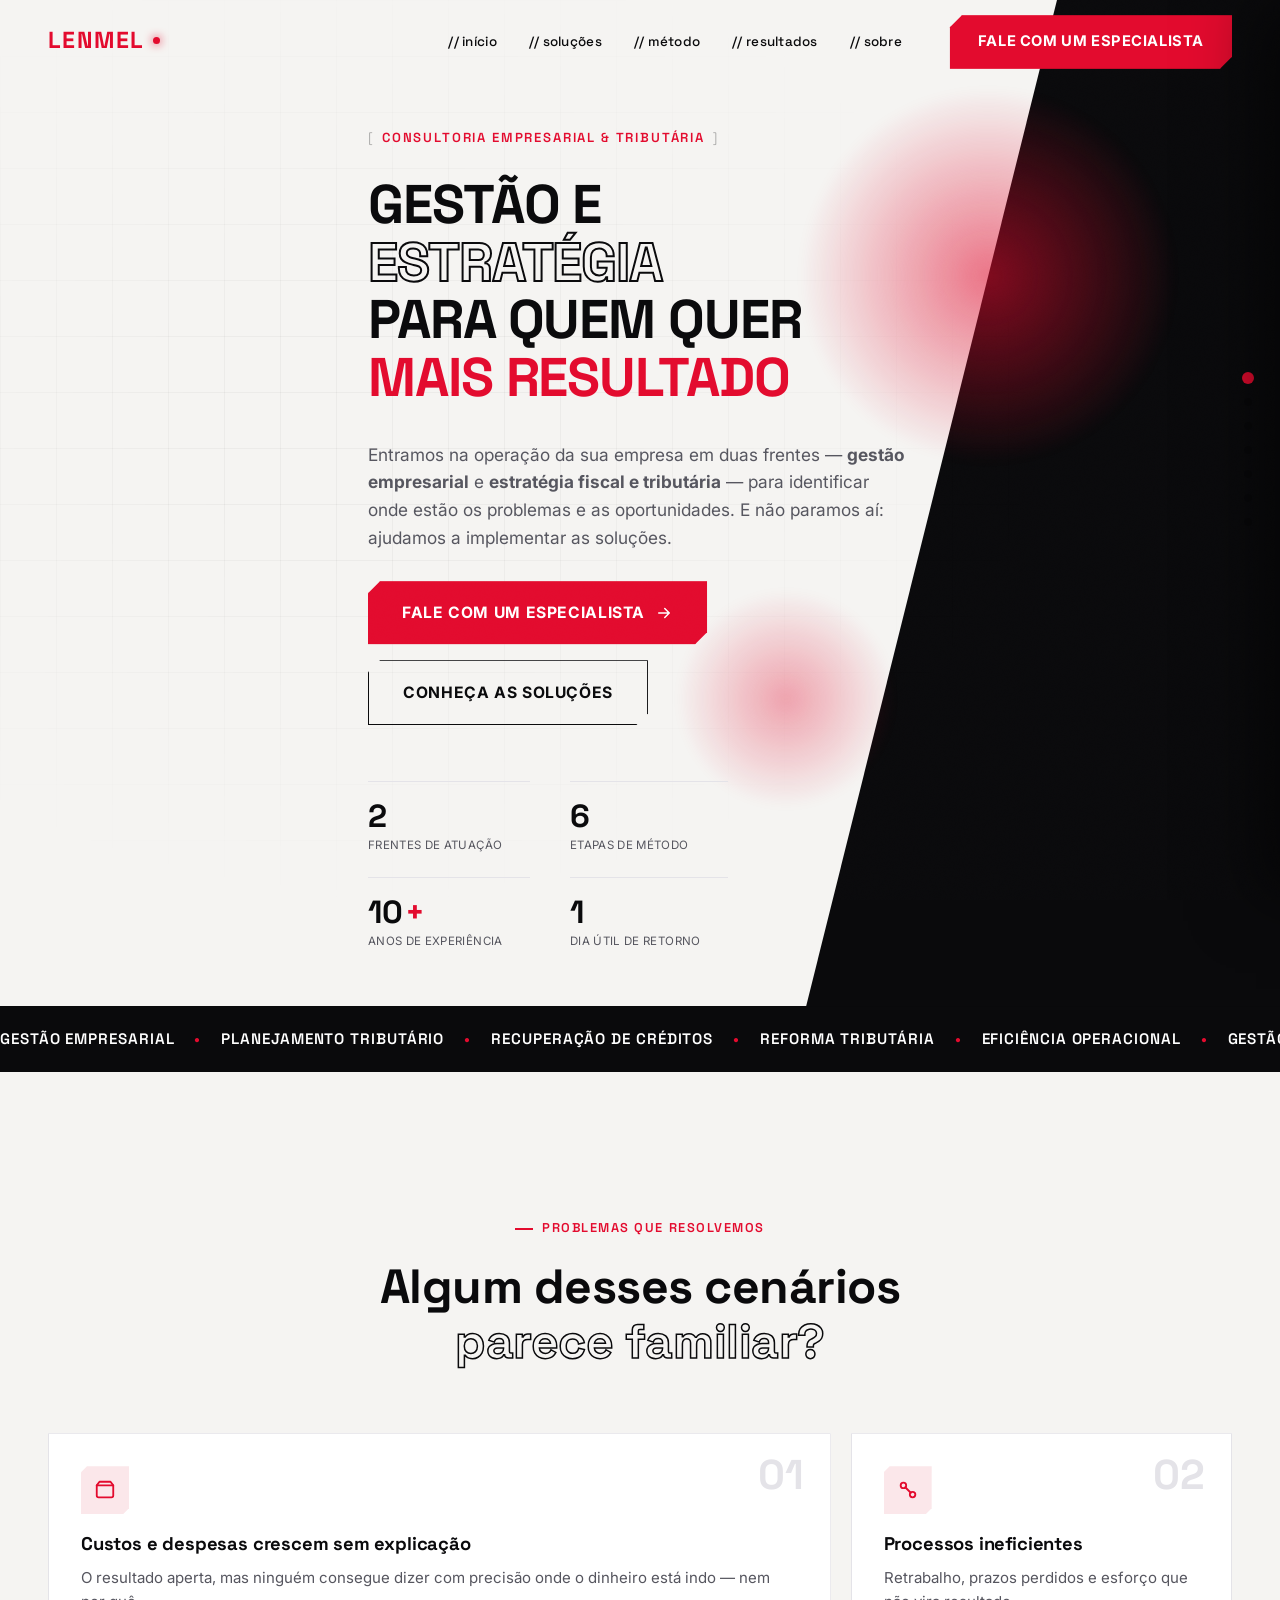
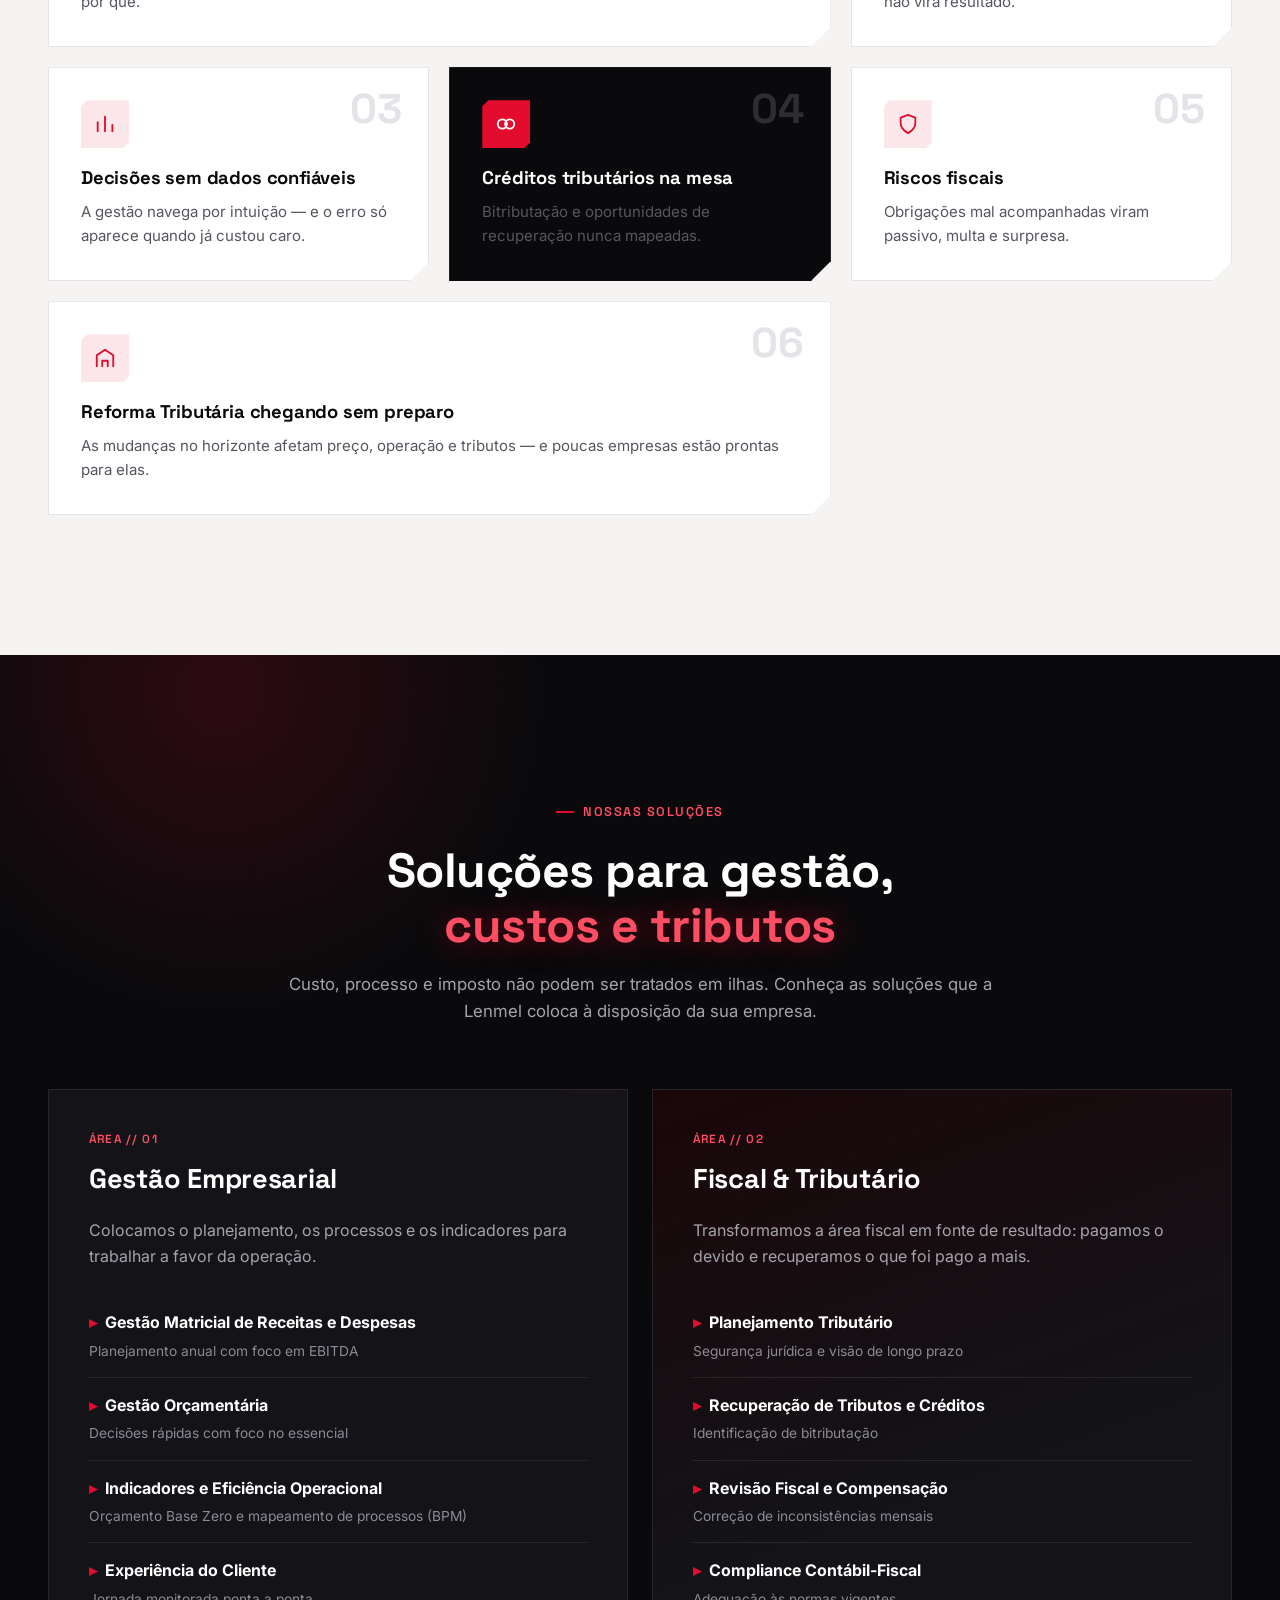
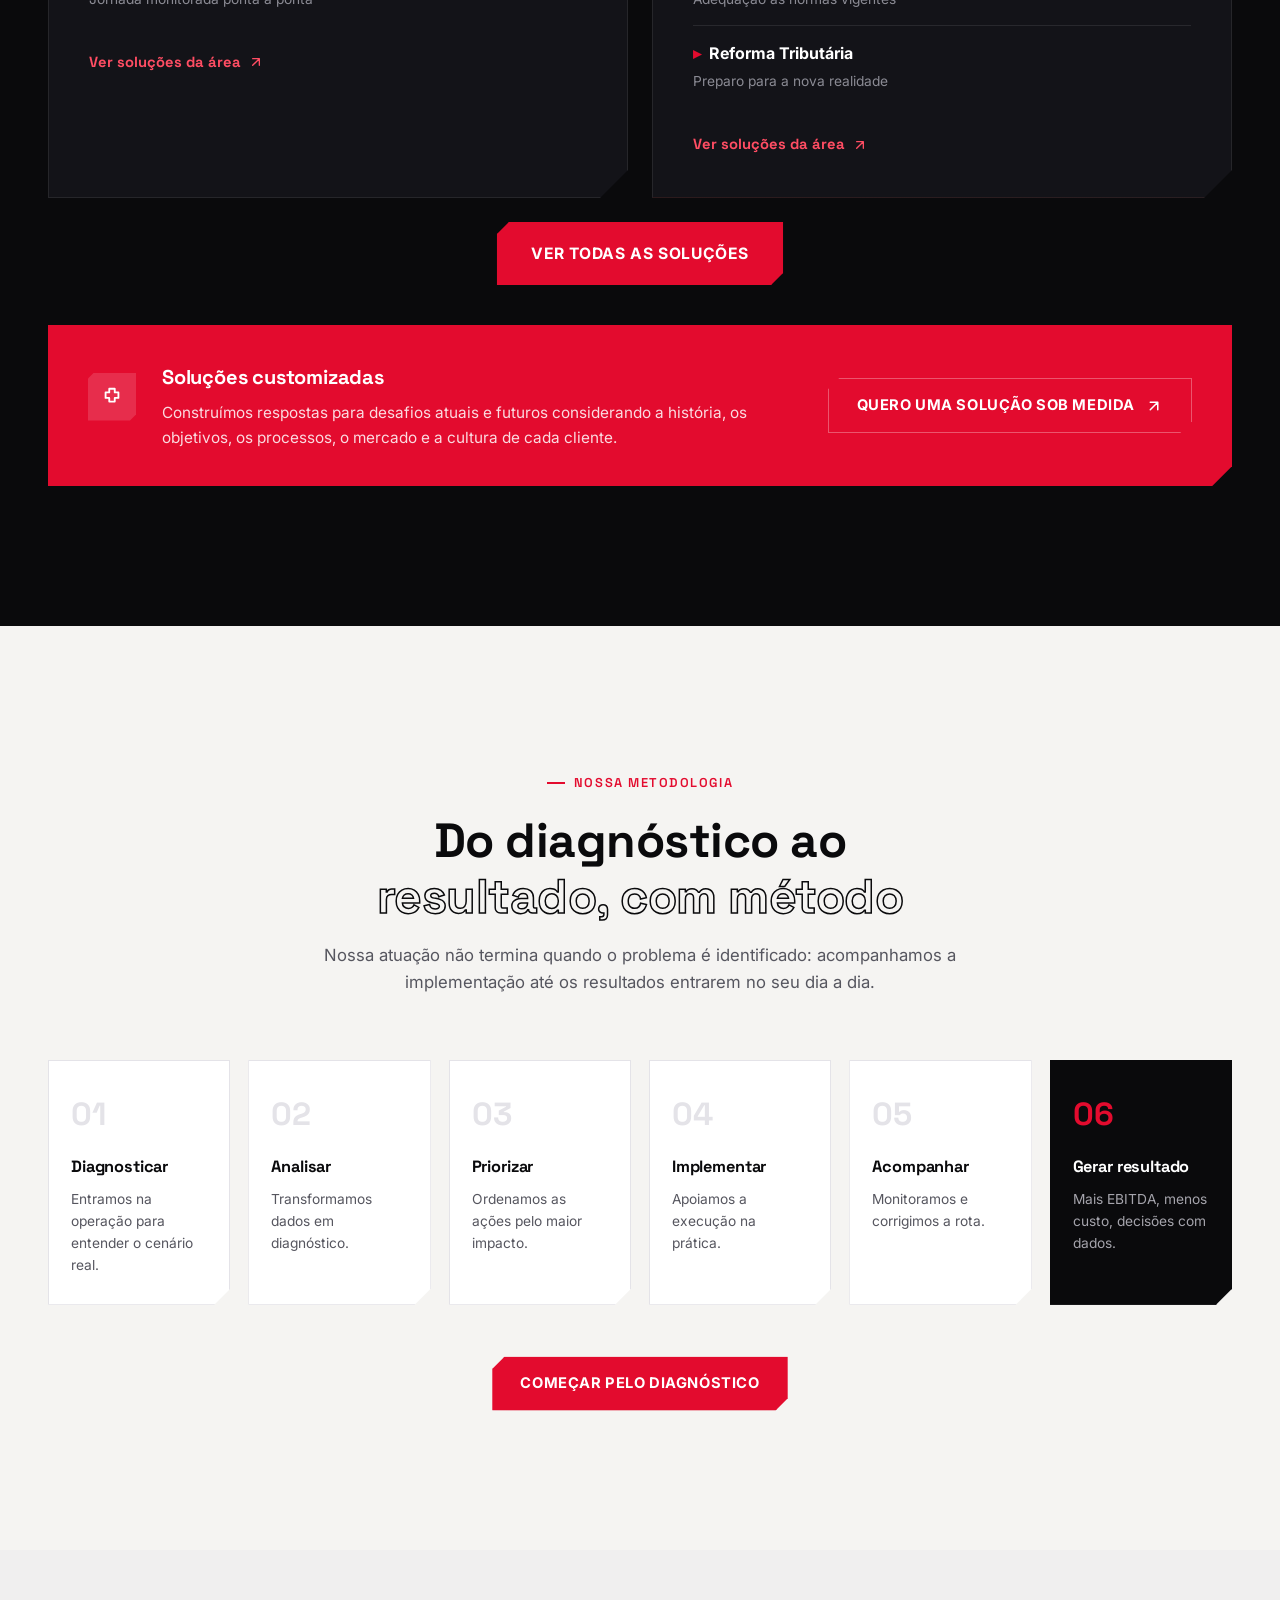
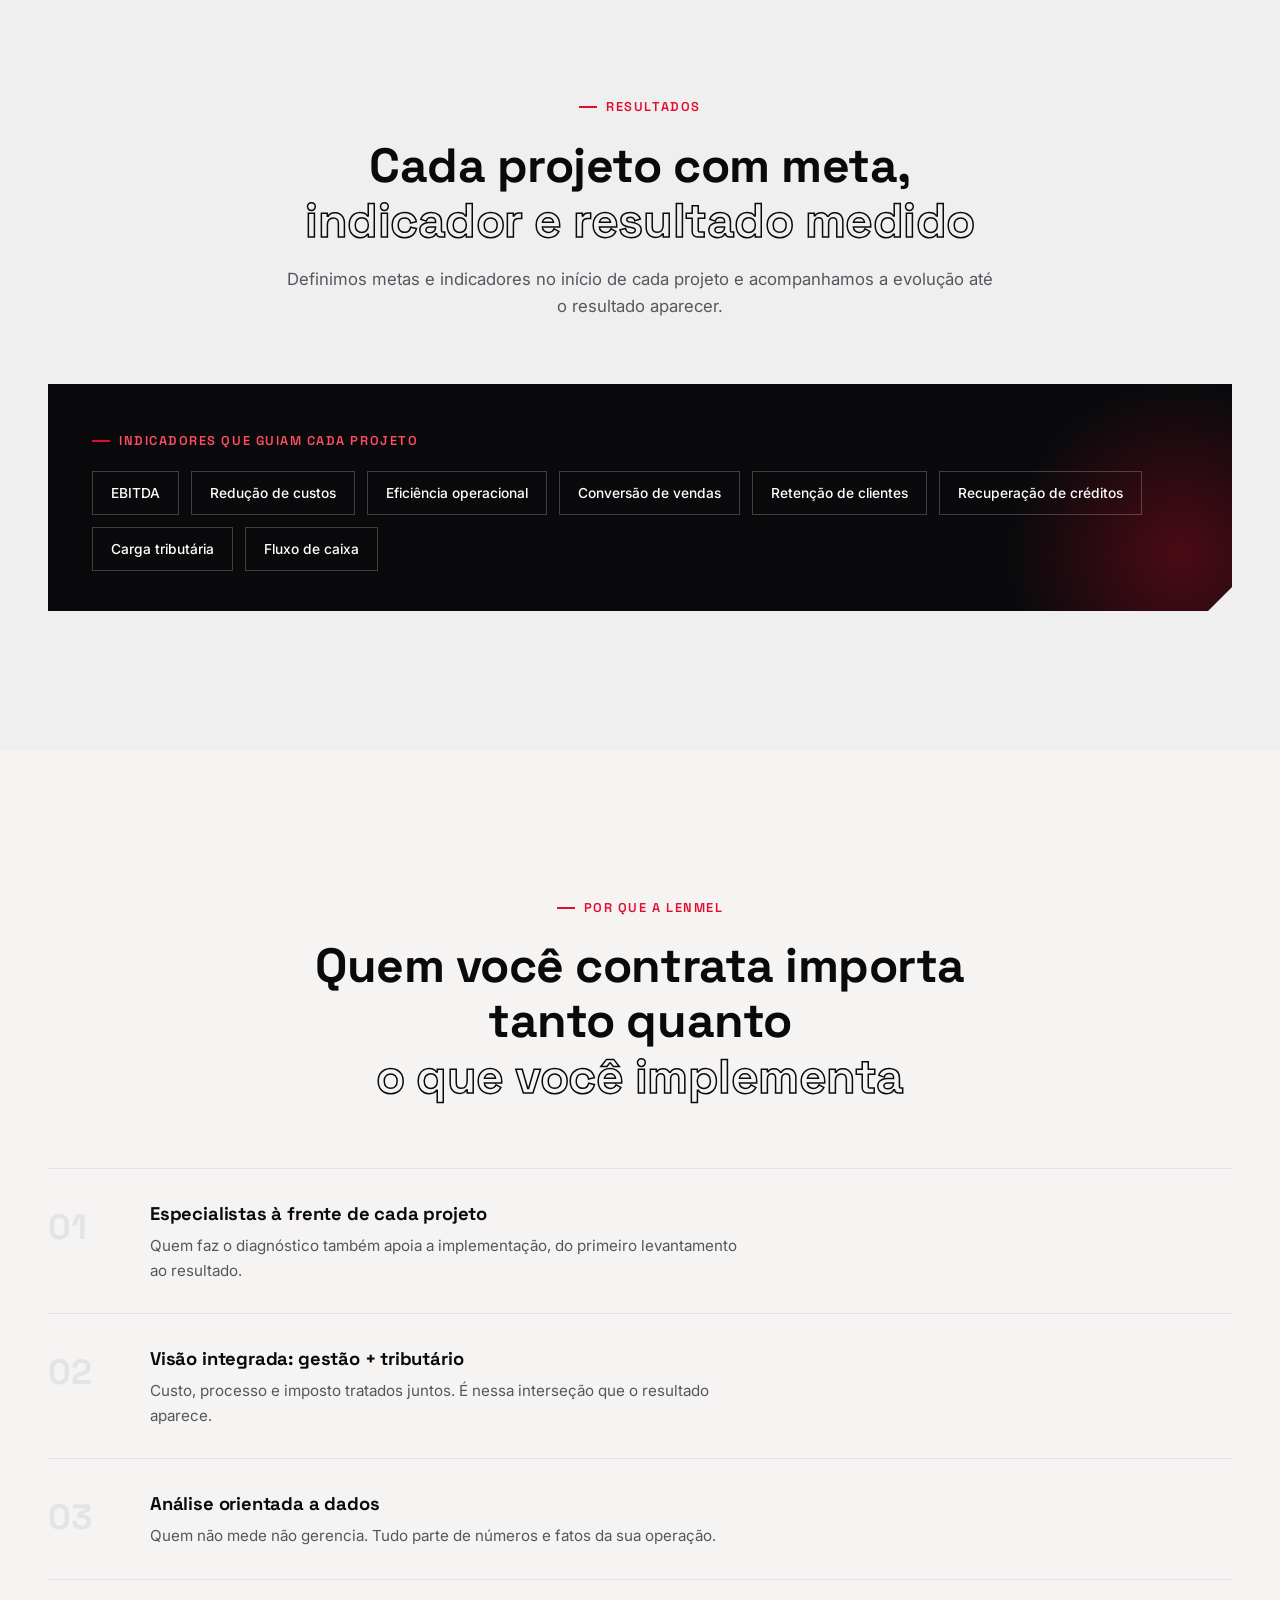
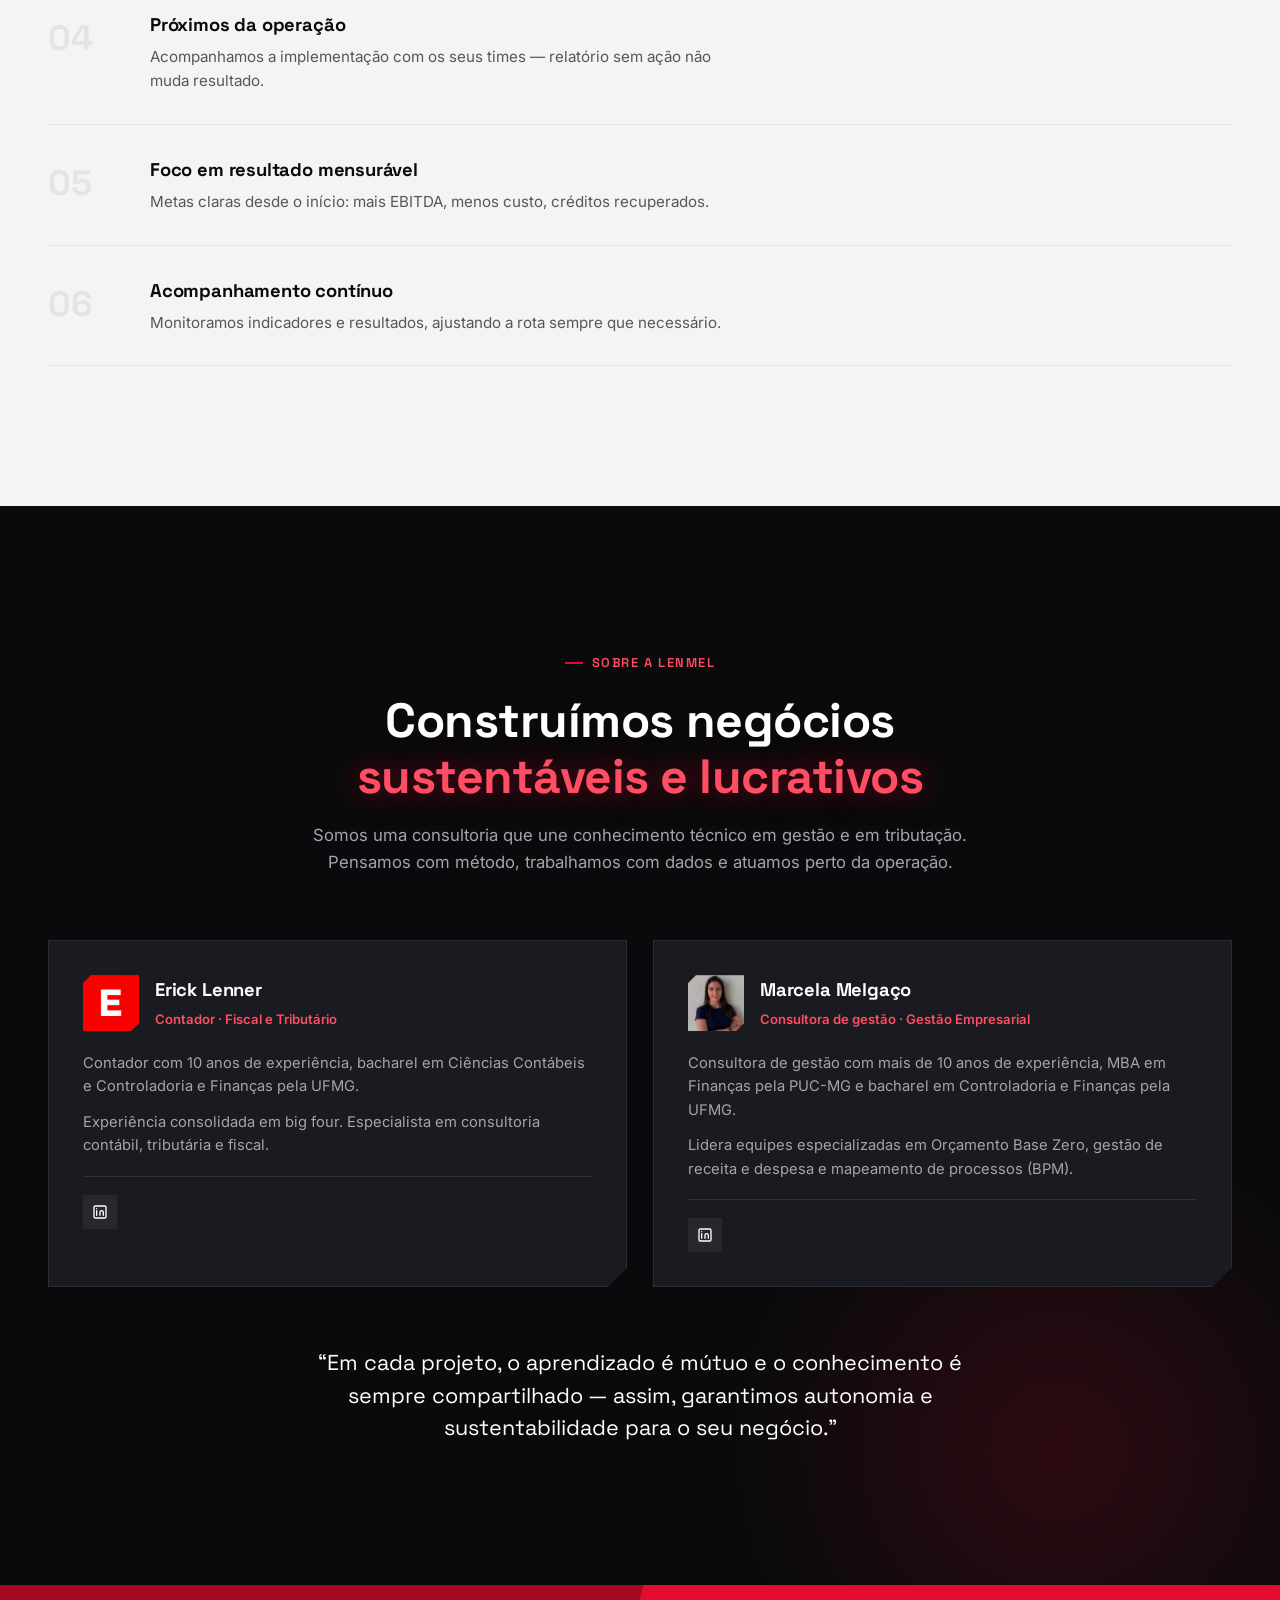
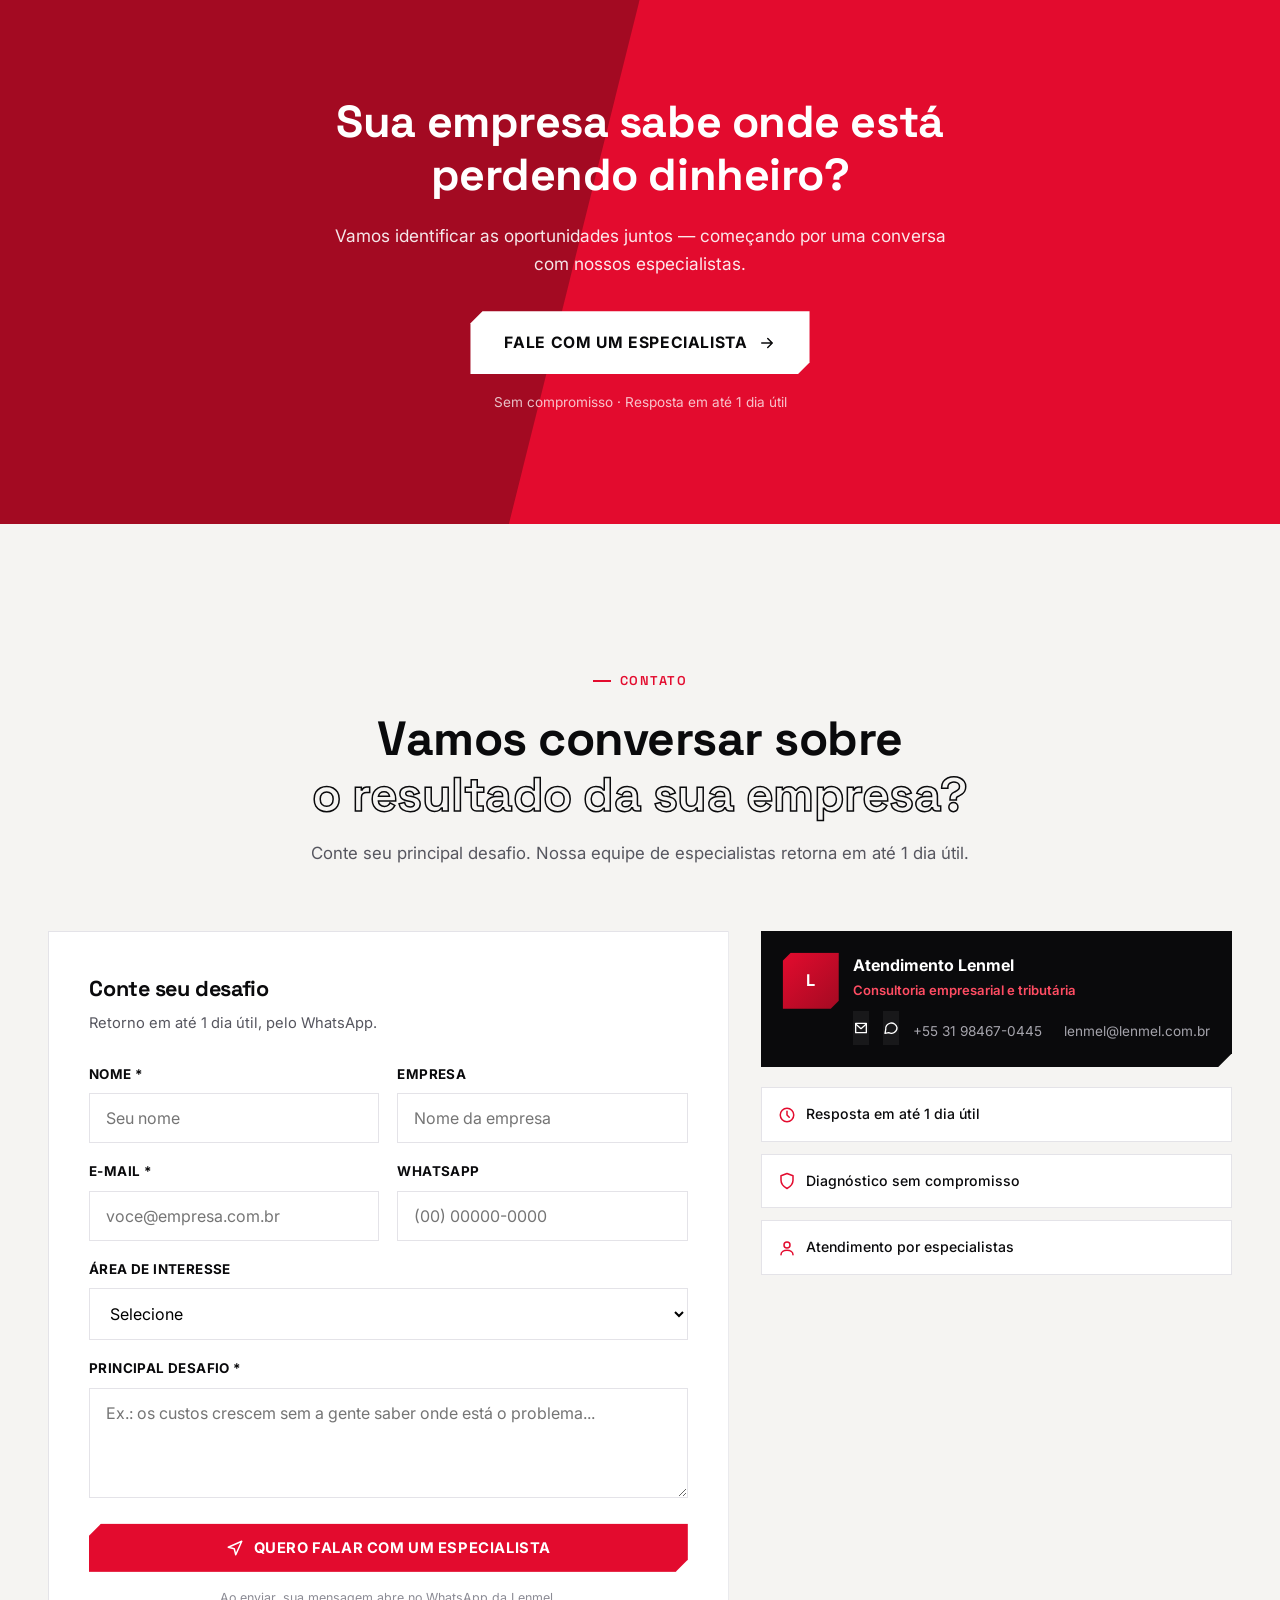
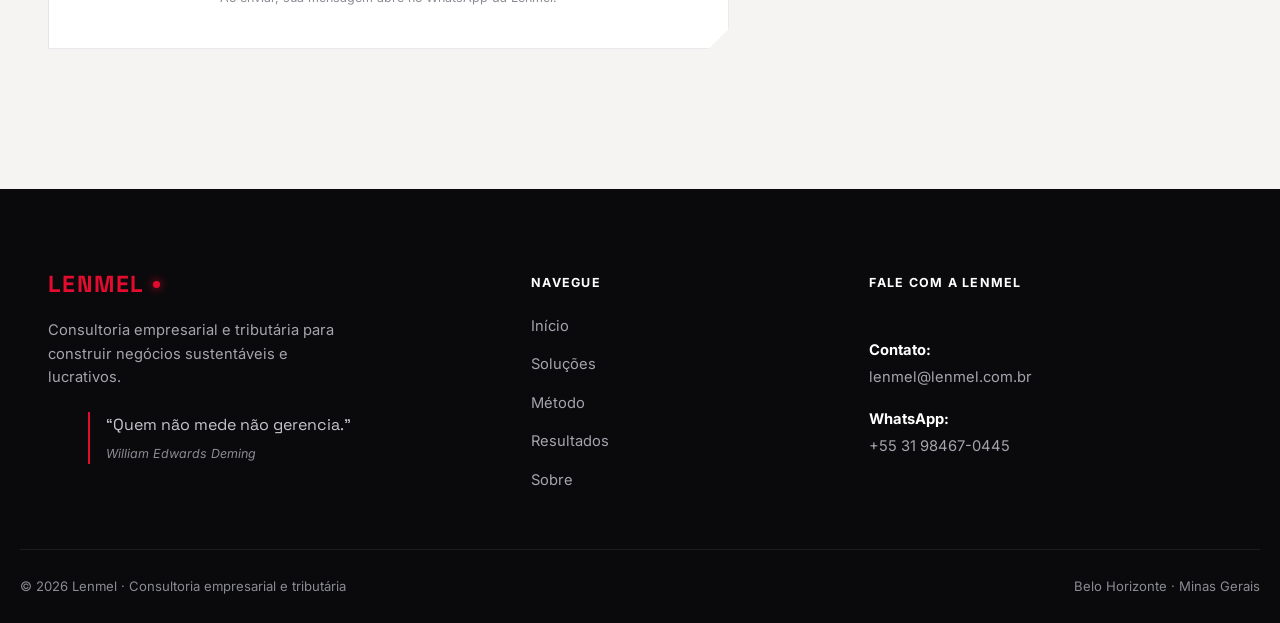
<file: index.html>
<!DOCTYPE html>
<html lang="pt-BR">

<head>
  <meta charset="UTF-8">
  <meta name="viewport" content="width=device-width, initial-scale=1.0">
  <title>Lenmel | Consultoria Empresarial e Tributária</title>
  <meta name="description"
    content="Gestão e estratégia para empresas que querem melhorar os resultados. Consultoria empresarial e tributária orientada a dados.">
  <meta name="theme-color" content="#0A0A0C">
  <link rel="icon" href="favicon.svg" type="image/svg+xml">
  <link rel="icon" href="favicon.ico" sizes="any">
  <link rel="icon" href="favicon-32.png" type="image/png" sizes="32x32">
  <link rel="icon" href="favicon-16.png" type="image/png" sizes="16x16">
  <link rel="apple-touch-icon" href="apple-touch-icon.png">
  <link rel="preconnect" href="https://fonts.googleapis.com">
  <link rel="preconnect" href="https://fonts.gstatic.com" crossorigin>
  <link
    href="https://fonts.googleapis.com/css2?family=Space+Grotesk:wght@400;500;600;700&family=Inter:wght@400;500;600;700;800;900&display=swap"
    rel="stylesheet">
  <link rel="stylesheet" href="styles.css">
</head>

<body>

  <div class="noise-overlay" aria-hidden="true"></div>
  <div class="scroll-progress" id="scroll-progress" aria-hidden="true"></div>

  <!-- ============================================================
     HEADER — fixo, angular, estilo "console"
     ============================================================ -->
  <header class="site-header" id="site-header">
    <div class="container header-inner">
      <a href="#inicio" class="brand" aria-label="Lenmel"><span class="brand-logo">LENMEL<i></i></span></a>
      <nav class="main-nav">
        <a href="#inicio" class="nav-link">// início</a>
        <a href="solucoes.html" class="nav-link">// soluções</a>
        <a href="#metodo" class="nav-link">// método</a>
        <a href="#resultados" class="nav-link">// resultados</a>
        <a href="#sobre" class="nav-link">// sobre</a>
      </nav>
      <a href="#contato" class="btn btn-primary header-cta js-open-specialist">Fale com um especialista</a>
      <button class="menu-toggle" id="menu-toggle" aria-label="Abrir menu" aria-expanded="false">
        <span></span><span></span><span></span>
      </button>
    </div>
  </header>

  <div class="mobile-nav" id="mobile-nav">
    <a href="#inicio" class="nav-link" style="--i:0">Início</a>
    <a href="#problemas" class="nav-link" style="--i:1">Problemas</a>
    <a href="solucoes.html" class="nav-link" style="--i:2">Soluções</a>
    <a href="#metodo" class="nav-link" style="--i:3">Método</a>
    <a href="#resultados" class="nav-link" style="--i:4">Resultados</a>
    <a href="#sobre" class="nav-link" style="--i:5">Sobre</a>
    <a href="#contato" class="btn btn-primary mobile-cta js-open-specialist" style="--i:6">Fale com um especialista</a>
  </div>
  <div class="mobile-nav-backdrop" id="mobile-nav-backdrop"></div>

  <!-- Indicador lateral de seção (estilo "console" gamer) -->
  <nav class="side-dots" aria-hidden="true">
    <a href="#inicio" data-label="Início"></a>
    <a href="#problemas" data-label="Problemas"></a>
    <a href="#solucoes" data-label="Soluções"></a>
    <a href="#metodo" data-label="Método"></a>
    <a href="#resultados" data-label="Resultados"></a>
    <a href="#sobre" data-label="Sobre"></a>
    <a href="#contato" data-label="Contato"></a>
  </nav>

  <main>

    <!-- ============================================================
     HERO — tipografia gigante, corte diagonal, glow neon vermelho
     ============================================================ -->
    <section class="hero" id="inicio">
      <div class="hero-diagonal" aria-hidden="true"></div>
      <div class="hero-glow hero-glow-1" aria-hidden="true"></div>
      <div class="hero-glow hero-glow-2" aria-hidden="true"></div>
      <div class="hero-grid" aria-hidden="true"></div>

      <div class="container hero-inner">
        <span class="tagline reveal">
          <span class="tagline-bracket">[</span>
          CONSULTORIA EMPRESARIAL &amp; TRIBUTÁRIA
          <span class="tagline-bracket">]</span>
        </span>

        <h1 class="hero-title reveal">
          <span class="line">GESTÃO E</span>
          <span class="line line-outline">ESTRATÉGIA</span>
          <span class="line">PARA QUEM QUER</span>
          <span class="line line-accent">MAIS <span class="glitch" data-text="RESULTADO">RESULTADO</span></span>
        </h1>

        <div class="hero-foot reveal reveal-delay-1">
          <p class="hero-lede">
            Entramos na operação da sua empresa em duas frentes — <strong>gestão
              empresarial</strong> e <strong>estratégia fiscal e tributária</strong> — para
            identificar onde estão os problemas e as oportunidades. E não paramos
            aí: ajudamos a implementar as soluções.
          </p>
          <div class="hero-actions">
            <a href="#contato" class="btn btn-primary btn-lg magnetic js-open-specialist">
              <span>Fale com um especialista</span>
              <svg viewBox="0 0 24 24" class="icon-arrow">
                <path d="M5 12h14M13 6l6 6-6 6" />
              </svg>
            </a>
            <a href="solucoes.html" class="btn btn-outline btn-lg magnetic">Conheça as soluções</a>
          </div>
        </div>

        <div class="hero-stats reveal reveal-delay-2">
          <div class="stat">
            <span class="stat-num" data-count="2">0</span>
            <span class="stat-label">Frentes de atuação</span>
          </div>
          <div class="stat">
            <span class="stat-num" data-count="6">0</span>
            <span class="stat-label">Etapas de método</span>
          </div>
          <div class="stat">
            <span class="stat-num-row"><span class="stat-num" data-count="10">0</span><span
                class="stat-suffix">+</span></span>
            <span class="stat-label">Anos de experiência</span>
          </div>
          <div class="stat">
            <span class="stat-num" data-count="1">0</span>
            <span class="stat-label">Dia útil de retorno</span>
          </div>
        </div>
      </div>

      <div class="hero-marquee" aria-hidden="true">
        <div class="marquee-track">
          <span>GESTÃO EMPRESARIAL</span><span>•</span>
          <span>PLANEJAMENTO TRIBUTÁRIO</span><span>•</span>
          <span>RECUPERAÇÃO DE CRÉDITOS</span><span>•</span>
          <span>REFORMA TRIBUTÁRIA</span><span>•</span>
          <span>EFICIÊNCIA OPERACIONAL</span><span>•</span>
          <span>GESTÃO EMPRESARIAL</span><span>•</span>
          <span>PLANEJAMENTO TRIBUTÁRIO</span><span>•</span>
          <span>RECUPERAÇÃO DE CRÉDITOS</span><span>•</span>
          <span>REFORMA TRIBUTÁRIA</span><span>•</span>
          <span>EFICIÊNCIA OPERACIONAL</span><span>•</span>
        </div>
      </div>
    </section>

    <!-- ============================================================
     PROBLEMAS — bento grid assimétrico
     ============================================================ -->
    <section class="section" id="problemas">
      <div class="container">
        <div class="section-head reveal">
          <span class="eyebrow"><i></i>Problemas que resolvemos</span>
          <h2>Algum desses cenários<br><span class="text-outline">parece familiar?</span></h2>
        </div>

        <div class="bento reveal-group">
          <article class="bento-card bento-lg reveal">
            <div class="bento-index">01</div>
            <span class="card-icon"><svg viewBox="0 0 24 24">
                <path d="M3 7h18v11a2 2 0 0 1-2 2H5a2 2 0 0 1-2-2Z" />
                <path d="M3 7l3-4h12l3 4" />
              </svg></span>
            <h3>Custos e despesas crescem sem explicação</h3>
            <p>O resultado aperta, mas ninguém consegue dizer com precisão onde o dinheiro está indo — nem por quê.</p>
          </article>

          <article class="bento-card reveal">
            <div class="bento-index">02</div>
            <span class="card-icon"><svg viewBox="0 0 24 24">
                <circle cx="7" cy="7" r="3" />
                <circle cx="17" cy="17" r="3" />
                <path d="M9 9l6 6" />
              </svg></span>
            <h3>Processos ineficientes</h3>
            <p>Retrabalho, prazos perdidos e esforço que não vira resultado.</p>
          </article>

          <article class="bento-card reveal">
            <div class="bento-index">03</div>
            <span class="card-icon"><svg viewBox="0 0 24 24">
                <path d="M4 20V10M12 20V4M20 20v-7" />
              </svg></span>
            <h3>Decisões sem dados confiáveis</h3>
            <p>A gestão navega por intuição — e o erro só aparece quando já custou caro.</p>
          </article>

          <article class="bento-card bento-accent reveal">
            <div class="bento-index">04</div>
            <span class="card-icon"><svg viewBox="0 0 24 24">
                <circle cx="8" cy="12" r="5" />
                <circle cx="16" cy="12" r="5" />
              </svg></span>
            <h3>Créditos tributários na mesa</h3>
            <p>Bitributação e oportunidades de recuperação nunca mapeadas.</p>
          </article>

          <article class="bento-card reveal">
            <div class="bento-index">05</div>
            <span class="card-icon"><svg viewBox="0 0 24 24">
                <path d="M12 2 4 5v6c0 5 3.5 8.5 8 11 4.5-2.5 8-6 8-11V5Z" />
              </svg></span>
            <h3>Riscos fiscais</h3>
            <p>Obrigações mal acompanhadas viram passivo, multa e surpresa.</p>
          </article>

          <article class="bento-card bento-lg reveal">
            <div class="bento-index">06</div>
            <span class="card-icon"><svg viewBox="0 0 24 24">
                <path d="M3 21V9l9-6 9 6v12" />
                <path d="M9 21v-6h6v6" />
              </svg></span>
            <h3>Reforma Tributária chegando sem preparo</h3>
            <p>As mudanças no horizonte afetam preço, operação e tributos — e poucas empresas estão prontas para elas.
            </p>
          </article>
        </div>
      </div>
    </section>

    <!-- ============================================================
     SOLUÇÕES — painéis estilo "cartucho" com toggle
     ============================================================ -->
    <section class="section section-dark" id="solucoes">
      <div class="dark-glow" aria-hidden="true"></div>
      <div class="container">
        <div class="section-head reveal">
          <span class="eyebrow eyebrow-light"><i></i>Nossas soluções</span>
          <h2 class="text-light">Soluções para gestão,<br><span class="text-accent-glow">custos e tributos</span></h2>
          <p class="text-muted-light">Custo, processo e imposto não podem ser tratados em ilhas. Conheça as soluções que a Lenmel coloca à disposição da sua empresa.</p>
        </div>
        <div class="panels reveal-group">
          <article class="panel reveal">
            <div class="panel-glow"></div>
            <div class="panel-head">
              <span class="panel-tag">ÁREA // 01</span>
              <h3>Gestão Empresarial</h3>
            </div>
            <p class="panel-lede">Colocamos o planejamento, os processos e os indicadores para trabalhar a favor da operação.</p>
            <ul class="panel-list">
              <li><a href="solucao-gestao-matricial-receitas-despesas.html"><strong>Gestão Matricial de Receitas e Despesas</strong><span>Planejamento anual com foco em EBITDA</span></a></li>
              <li><a href="solucao-gestao-orcamentaria.html"><strong>Gestão Orçamentária</strong><span>Decisões rápidas com foco no essencial</span></a></li>
              <li><a href="solucao-indicadores-eficiencia-operacional.html"><strong>Indicadores e Eficiência Operacional</strong><span>Orçamento Base Zero e mapeamento de processos (BPM)</span></a></li>
              <li><a href="solucao-experiencia-do-cliente.html"><strong>Experiência do Cliente</strong><span>Jornada monitorada ponta a ponta</span></a></li>
            </ul>
            <a href="solucoes.html#gestao-empresarial" class="link-arrow">Ver soluções da área <svg viewBox="0 0 24 24"><path d="M7 17 17 7M7 7h10v10" /></svg></a>
          </article>

          <article class="panel panel-red reveal">
            <div class="panel-glow"></div>
            <div class="panel-head">
              <span class="panel-tag">ÁREA // 02</span>
              <h3>Fiscal & Tributário</h3>
            </div>
            <p class="panel-lede">Transformamos a área fiscal em fonte de resultado: pagamos o devido e recuperamos o que foi pago a mais.</p>
            <ul class="panel-list">
              <li><a href="solucao-planejamento-tributario.html"><strong>Planejamento Tributário</strong><span>Segurança jurídica e visão de longo prazo</span></a></li>
              <li><a href="solucao-recuperacao-tributos-creditos.html"><strong>Recuperação de Tributos e Créditos</strong><span>Identificação de bitributação</span></a></li>
              <li><a href="solucao-revisao-fiscal-compensacao.html"><strong>Revisão Fiscal e Compensação</strong><span>Correção de inconsistências mensais</span></a></li>
              <li><a href="solucao-compliance-contabil-fiscal.html"><strong>Compliance Contábil-Fiscal</strong><span>Adequação às normas vigentes</span></a></li>
              <li><a href="solucao-reforma-tributaria.html"><strong>Reforma Tributária</strong><span>Preparo para a nova realidade</span></a></li>
            </ul>
            <a href="solucoes.html#fiscal-tributario" class="link-arrow">Ver soluções da área <svg viewBox="0 0 24 24"><path d="M7 17 17 7M7 7h10v10" /></svg></a>
          </article>

        </div>
        <div class="section-cta reveal"><a href="solucoes.html" class="btn btn-primary btn-lg magnetic">Ver todas as soluções</a></div>
        <div class="custom-solution reveal">
          <span class="card-icon card-icon-light"><svg viewBox="0 0 24 24"><path d="M9 3h6v4h4v6h-4v4H9v-4H5V7h4Z" /></svg></span>
          <div class="custom-solution-copy">
            <h3>Soluções customizadas</h3>
            <p>Construímos respostas para desafios atuais e futuros considerando a história, os objetivos, os processos, o mercado e a cultura de cada cliente.</p>
          </div>
          <a href="#contato" class="btn btn-outline-light custom-solution-cta js-open-specialist">Quero uma solução sob medida <svg viewBox="0 0 24 24"><path d="M7 17 17 7M7 7h10v10" /></svg></a>
        </div>
      </div>
    </section>

    <!-- ============================================================
     MÉTODO — trilho horizontal com scroll snap
     ============================================================ -->
    <section class="section" id="metodo">
      <div class="container">
        <div class="section-head reveal">
          <span class="eyebrow"><i></i>Nossa metodologia</span>
          <h2>Do diagnóstico ao<br><span class="text-outline">resultado, com método</span></h2>
          <p>Nossa atuação não termina quando o problema é identificado: acompanhamos a implementação até os resultados
            entrarem no seu dia a dia.</p>
        </div>

        <ol class="method-rail reveal-group">
          <li class="method-step reveal"><span class="method-num">01</span>
            <h3>Diagnosticar</h3>
            <p>Entramos na operação para entender o cenário real.</p>
          </li>
          <li class="method-step reveal"><span class="method-num">02</span>
            <h3>Analisar</h3>
            <p>Transformamos dados em diagnóstico.</p>
          </li>
          <li class="method-step reveal"><span class="method-num">03</span>
            <h3>Priorizar</h3>
            <p>Ordenamos as ações pelo maior impacto.</p>
          </li>
          <li class="method-step reveal"><span class="method-num">04</span>
            <h3>Implementar</h3>
            <p>Apoiamos a execução na prática.</p>
          </li>
          <li class="method-step reveal"><span class="method-num">05</span>
            <h3>Acompanhar</h3>
            <p>Monitoramos e corrigimos a rota.</p>
          </li>
          <li class="method-step method-step-final reveal"><span class="method-num">06</span>
            <h3>Gerar resultado</h3>
            <p>Mais EBITDA, menos custo, decisões com dados.</p>
          </li>
        </ol>

        <div class="timeline-cta reveal">
          <a href="#contato" class="btn btn-primary magnetic">Começar pelo diagnóstico</a>
        </div>
      </div>
    </section>

    <!-- ============================================================
     RESULTADOS & CASES
     ============================================================ -->
    <section class="section section-tint" id="resultados">
      <div class="container">
        <div class="section-head reveal">
          <span class="eyebrow"><i></i>Resultados</span>
          <h2>Cada projeto com meta,<br><span class="text-outline">indicador e resultado medido</span></h2>
          <p>Definimos metas e indicadores no início de cada projeto e acompanhamos a evolução até o resultado aparecer.</p>
        </div>
        <div class="indicators-card reveal">
          <span class="eyebrow eyebrow-light"><i></i>Indicadores que guiam cada projeto</span>
          <ul class="pill-tags">
            <li>EBITDA</li>
            <li>Redução de custos</li>
            <li>Eficiência operacional</li>
            <li>Conversão de vendas</li>
            <li>Retenção de clientes</li>
            <li>Recuperação de créditos</li>
            <li>Carga tributária</li>
            <li>Fluxo de caixa</li>
          </ul>
        </div>
      </div>
    </section>

    <!-- ============================================================
     POR QUE A LENMEL — lista com número gigante em outline
     ============================================================ -->
    <section class="section">
      <div class="container">
        <div class="section-head reveal">
          <span class="eyebrow"><i></i>Por que a Lenmel</span>
          <h2>Quem você contrata importa tanto quanto<br><span class="text-outline">o que você implementa</span></h2>
        </div>

        <div class="why-list reveal-group">
          <div class="why-row reveal"><span class="why-num">01</span>
            <div>
              <h3>Especialistas à frente de cada projeto</h3>
              <p>Quem faz o diagnóstico também apoia a implementação, do primeiro levantamento ao resultado.</p>
            </div>
          </div>
          <div class="why-row reveal"><span class="why-num">02</span>
            <div>
              <h3>Visão integrada: gestão + tributário</h3>
              <p>Custo, processo e imposto tratados juntos. É nessa interseção que o resultado aparece.</p>
            </div>
          </div>
          <div class="why-row reveal"><span class="why-num">03</span>
            <div>
              <h3>Análise orientada a dados</h3>
              <p>Quem não mede não gerencia. Tudo parte de números e fatos da sua operação.</p>
            </div>
          </div>
          <div class="why-row reveal"><span class="why-num">04</span>
            <div>
              <h3>Próximos da operação</h3>
              <p>Acompanhamos a implementação com os seus times — relatório sem ação não muda resultado.</p>
            </div>
          </div>
          <div class="why-row reveal"><span class="why-num">05</span>
            <div>
              <h3>Foco em resultado mensurável</h3>
              <p>Metas claras desde o início: mais EBITDA, menos custo, créditos recuperados.</p>
            </div>
          </div>
          <div class="why-row reveal"><span class="why-num">06</span>
            <div>
              <h3>Acompanhamento contínuo</h3>
              <p>Monitoramos indicadores e resultados, ajustando a rota sempre que necessário.</p>
            </div>
          </div>
        </div>
      </div>
    </section>

    <!-- ============================================================
     SOBRE / EQUIPE
     ============================================================ -->
    <section class="section section-dark" id="sobre">
      <div class="dark-glow dark-glow-alt" aria-hidden="true"></div>
      <div class="container">
        <div class="section-head reveal">
          <span class="eyebrow eyebrow-light"><i></i>Sobre a Lenmel</span>
          <h2 class="text-light">Construímos negócios<br><span class="text-accent-glow">sustentáveis e lucrativos</span>
          </h2>
          <p class="text-muted-light">Somos uma consultoria que une conhecimento técnico em gestão e em tributação.
            Pensamos com método, trabalhamos com dados e atuamos perto da operação.</p>
        </div>

        <div class="grid grid-2 reveal-group">
          <article class="team-card reveal">
            <div class="team-card-head">
              <img class="avatar" src="erickletra.png" alt="Erick Lenner">
              <div><h3>Erick Lenner</h3><span class="team-role">Contador · Fiscal e Tributário</span></div>
            </div>
            <p>Contador com 10 anos de experiência, bacharel em Ciências Contábeis e Controladoria e Finanças pela UFMG.</p>
            <p>Experiência consolidada em big four. Especialista em consultoria contábil, tributária e fiscal.</p>
            <div class="team-card-footer">
              <div class="team-social"><a href="https://www.linkedin.com/in/ericklenner/" target="_blank" rel="noopener" aria-label="LinkedIn de Erick Lenner"><svg viewBox="0 0 24 24"><rect x="3" y="3" width="18" height="18" rx="2" /><path d="M7 10v7M7 7v.01M12 17v-4.5a2.5 2.5 0 0 1 5 0V17" /></svg></a></div>
            </div>
          </article>

          <article class="team-card reveal">
            <div class="team-card-head">
              <img class="avatar" src="marcela-melgaco.png" alt="Marcela Melgaço">
              <div><h3>Marcela Melgaço</h3><span class="team-role">Consultora de gestão · Gestão Empresarial</span></div>
            </div>
            <p>Consultora de gestão com mais de 10 anos de experiência, MBA em Finanças pela PUC-MG e bacharel em Controladoria e Finanças pela UFMG.</p>
            <p>Lidera equipes especializadas em Orçamento Base Zero, gestão de receita e despesa e mapeamento de processos (BPM).</p>
            <div class="team-card-footer">
              <div class="team-social"><a href="https://www.linkedin.com/in/marcelamelgaco/" target="_blank" rel="noopener" aria-label="LinkedIn de Marcela Melgaço"><svg viewBox="0 0 24 24"><rect x="3" y="3" width="18" height="18" rx="2" /><path d="M7 10v7M7 7v.01M12 17v-4.5a2.5 2.5 0 0 1 5 0V17" /></svg></a></div>
            </div>
          </article>
        </div>

        <blockquote class="quote-block reveal">“Em cada projeto, o aprendizado é mútuo e o conhecimento é sempre
          compartilhado — assim, garantimos autonomia e sustentabilidade para o seu negócio.”</blockquote>
      </div>
    </section>

    <!-- ============================================================
     CTA FAIXA
     ============================================================ -->
    <section class="cta-band reveal">
      <div class="cta-band-diagonal" aria-hidden="true"></div>
      <div class="container cta-band-inner">
        <h2>Sua empresa sabe onde está<br>perdendo dinheiro?</h2>
        <p>Vamos identificar as oportunidades juntos — começando por uma conversa com nossos especialistas.</p>
        <a href="#contato" class="btn btn-light btn-lg magnetic js-open-specialist">Fale com um especialista
          <svg viewBox="0 0 24 24" class="icon-arrow">
            <path d="M5 12h14M13 6l6 6-6 6" />
          </svg>
        </a>
        <span class="cta-band-note">Sem compromisso · Resposta em até 1 dia útil</span>
      </div>
    </section>

    <!-- ============================================================
     CONTATO
     ============================================================ -->
    <section class="section" id="contato">
      <div class="container">
        <div class="section-head reveal">
          <span class="eyebrow"><i></i>Contato</span>
          <h2>Vamos conversar sobre<br><span class="text-outline">o resultado da sua empresa?</span></h2>
          <p>Conte seu principal desafio. Nossa equipe de especialistas retorna em até 1 dia útil.</p>
        </div>

        <div class="contact-grid reveal-group">
          <form class="contact-form reveal" id="contact-form" novalidate>
            <h3>Conte seu desafio</h3>
            <p class="contact-form-sub">Retorno em até 1 dia útil, pelo WhatsApp.</p>
            <div class="form-row">
              <div class="form-field"><label for="field-nome">Nome *</label><input type="text" id="field-nome" name="nome" placeholder="Seu nome" required></div>
              <div class="form-field"><label for="field-empresa">Empresa</label><input type="text" id="field-empresa" name="empresa" placeholder="Nome da empresa"></div>
            </div>
            <div class="form-row">
              <div class="form-field"><label for="field-email">E-mail *</label><input type="email" id="field-email" name="email" placeholder="voce@empresa.com.br" required></div>
              <div class="form-field"><label for="field-whatsapp">WhatsApp</label><input type="tel" id="field-whatsapp" name="whatsapp" placeholder="(00) 00000-0000"></div>
            </div>
            <div class="form-field"><label for="field-area">Área de interesse</label>
              <select id="field-area" name="area">
                <option value="">Selecione</option>
                <option>Gestão Empresarial</option>
                <option>Fiscal &amp; Tributário</option>
                <option>Reforma Tributária</option>
                <option>Outro assunto</option>
              </select></div>
            <div class="form-field"><label for="field-desafio">Principal desafio *</label><textarea id="field-desafio" name="desafio" rows="4" placeholder="Ex.: os custos crescem sem a gente saber onde está o problema..." required></textarea></div>
            <button type="submit" class="btn btn-primary form-submit">
              <svg viewBox="0 0 24 24"><path d="m3 11 18-8-8 18-2-8Z" /></svg>
              Quero falar com um especialista
            </button>
            <p class="form-footnote">Ao enviar, sua mensagem abre no WhatsApp da Lenmel.</p>
          </form>

          <aside class="contact-aside reveal">
            <div class="contact-person">
              <span class="avatar" aria-hidden="true">L</span>
              <div>
                <strong>Atendimento Lenmel</strong><span class="team-role">Consultoria empresarial e tributária</span>
                <div class="team-social">
                  <a href="mailto:lenmel@lenmel.com.br" aria-label="E-mail"><svg viewBox="0 0 24 24"><path d="M4 5h16v14H4Z" /><path d="m4 6 8 7 8-7" /></svg></a>
                  <a href="https://wa.me/5531984670445?text=Ol%C3%A1%2C%20vim%20pelo%20site%20da%20Lenmel%20e%20gostaria%20de%20pedir%20uma%20informa%C3%A7%C3%A3o%21" target="_blank" rel="noopener" aria-label="WhatsApp"><svg viewBox="0 0 24 24"><path d="M21 11.5a8.5 8.5 0 0 1-12.4 7.5L3 20l1.1-5.4A8.5 8.5 0 1 1 21 11.5Z"/></svg></a>
                  <span>+55 31 98467-0445</span>
                  <span>lenmel@lenmel.com.br</span>
                </div>
              </div>
            </div>
            <ul class="contact-badges">
              <li><svg viewBox="0 0 24 24"><circle cx="12" cy="12" r="9" /><path d="M12 7v5l3 3" /></svg>Resposta em até 1 dia útil</li>
              <li><svg viewBox="0 0 24 24"><path d="M12 2 4 5v6c0 5 3.5 8.5 8 11 4.5-2.5 8-6 8-11V5Z" /></svg>Diagnóstico sem compromisso</li>
              <li><svg viewBox="0 0 24 24"><circle cx="12" cy="8" r="4" /><path d="M4 21c0-4 4-6 8-6s8 2 8 6" /></svg>Atendimento por especialistas</li>
            </ul>
          </aside>
        </div>
      </div>
    </section>

  </main>

  <!-- ============================================================
     RODAPÉ
     ============================================================ -->
  <footer class="site-footer">
    <div class="container footer-grid">
      <div class="footer-brand">
        <span class="brand-logo">LENMEL<i></i></span>
        <p>Consultoria empresarial e tributária para construir negócios sustentáveis e lucrativos.</p>
        <blockquote class="footer-quote">“Quem não mede não gerencia.”<cite>William Edwards Deming</cite></blockquote>
      </div>
      <nav class="footer-nav">
        <span class="footer-heading">Navegue</span>
        <ul>
          <li><a href="index.html#inicio">Início</a></li>
          <li><a href="solucoes.html">Soluções</a></li>
          <li><a href="#metodo">Método</a></li>
          <li><a href="#resultados">Resultados</a></li>
          <li><a href="#sobre">Sobre</a></li>
        </ul>
      </nav>
      <div class="footer-contacts">
        <span class="footer-heading">Fale com a Lenmel</span>
        <div class="footer-person">
          <span class="footer-label">Contato:</span>
          <a href="mailto:lenmel@lenmel.com.br">lenmel@lenmel.com.br</a>
          <span class="footer-label">WhatsApp:</span>
          <a href="https://wa.me/5531984670445?text=Ol%C3%A1%2C%20vim%20pelo%20site%20da%20Lenmel%20e%20gostaria%20de%20pedir%20uma%20informa%C3%A7%C3%A3o%21" target="_blank" rel="noopener">+55 31 98467-0445</a>
        </div>
      </div>
    </div>
    <div class="container footer-bottom">
      <span>© <span id="footer-year">2026</span> Lenmel · Consultoria empresarial e tributária</span>
      <span>Belo Horizonte · Minas Gerais</span>
    </div>
  </footer>

  <button class="back-to-top" id="back-to-top" aria-label="Voltar ao topo">
    <svg viewBox="0 0 24 24"><path d="M12 19V5M5 12l7-7 7 7" /></svg>
  </button>

  <div class="specialist-modal" id="specialist-modal" aria-hidden="true">
    <div class="specialist-modal-backdrop" id="specialist-modal-backdrop"></div>
    <div class="specialist-modal-panel" role="dialog" aria-modal="true" aria-labelledby="specialist-modal-title">
      <button class="specialist-modal-close" id="specialist-modal-close" aria-label="Fechar">
        <svg viewBox="0 0 24 24"><path d="M6 6l12 12M18 6 6 18"/></svg>
      </button>
      <span class="eyebrow specialist-modal-eyebrow"><i></i>Fale com um especialista</span>
      <h3 id="specialist-modal-title">Sobre qual tema você quer falar?</h3>
      <p class="specialist-modal-sub">Escolha o tema e a conversa abre direto no WhatsApp da Lenmel.</p>
      <div class="specialist-cards">
        <a class="specialist-card" href="https://wa.me/5531984670445?text=Ol%C3%A1%2C%20vim%20pelo%20site%20da%20Lenmel%20e%20gostaria%20de%20falar%20sobre%20Gest%C3%A3o%20Empresarial." target="_blank" rel="noopener">
          <span class="specialist-icon"><svg viewBox="0 0 24 24"><path d="M4 20V10M12 20V4M20 20v-7"/></svg></span>
          <div class="specialist-card-body"><strong>Gestão Empresarial</strong><span class="specialist-desc">Orçamento, indicadores e eficiência operacional.</span></div>
          <span class="specialist-card-cta">Chamar no WhatsApp <svg viewBox="0 0 24 24"><path d="M21 11.5a8.5 8.5 0 0 1-12.4 7.5L3 20l1.1-5.4A8.5 8.5 0 1 1 21 11.5Z"/></svg></span>
        </a>
        <a class="specialist-card" href="https://wa.me/5531984670445?text=Ol%C3%A1%2C%20vim%20pelo%20site%20da%20Lenmel%20e%20gostaria%20de%20falar%20sobre%20Fiscal%20e%20Tribut%C3%A1rio." target="_blank" rel="noopener">
          <span class="specialist-icon"><svg viewBox="0 0 24 24"><path d="M12 2 4 5v6c0 5 3.5 8.5 8 11 4.5-2.5 8-6 8-11V5Z"/></svg></span>
          <div class="specialist-card-body"><strong>Fiscal & Tributário</strong><span class="specialist-desc">Planejamento, recuperação de créditos e Reforma Tributária.</span></div>
          <span class="specialist-card-cta">Chamar no WhatsApp <svg viewBox="0 0 24 24"><path d="M21 11.5a8.5 8.5 0 0 1-12.4 7.5L3 20l1.1-5.4A8.5 8.5 0 1 1 21 11.5Z"/></svg></span>
        </a>
        <a class="specialist-card" href="https://wa.me/5531984670445?text=Ol%C3%A1%2C%20vim%20pelo%20site%20da%20Lenmel%20e%20gostaria%20de%20pedir%20uma%20informa%C3%A7%C3%A3o%21" target="_blank" rel="noopener">
          <span class="specialist-icon"><svg viewBox="0 0 24 24"><path d="M9 3h6v4h4v6h-4v4H9v-4H5V7h4Z"/></svg></span>
          <div class="specialist-card-body"><strong>Outro assunto</strong><span class="specialist-desc">Conte o seu desafio e direcionamos para o especialista.</span></div>
          <span class="specialist-card-cta">Chamar no WhatsApp <svg viewBox="0 0 24 24"><path d="M21 11.5a8.5 8.5 0 0 1-12.4 7.5L3 20l1.1-5.4A8.5 8.5 0 1 1 21 11.5Z"/></svg></span>
        </a>
      </div>
    </div>
  </div>

  <script src="script.js"></script>
</body>

</html>
</file>
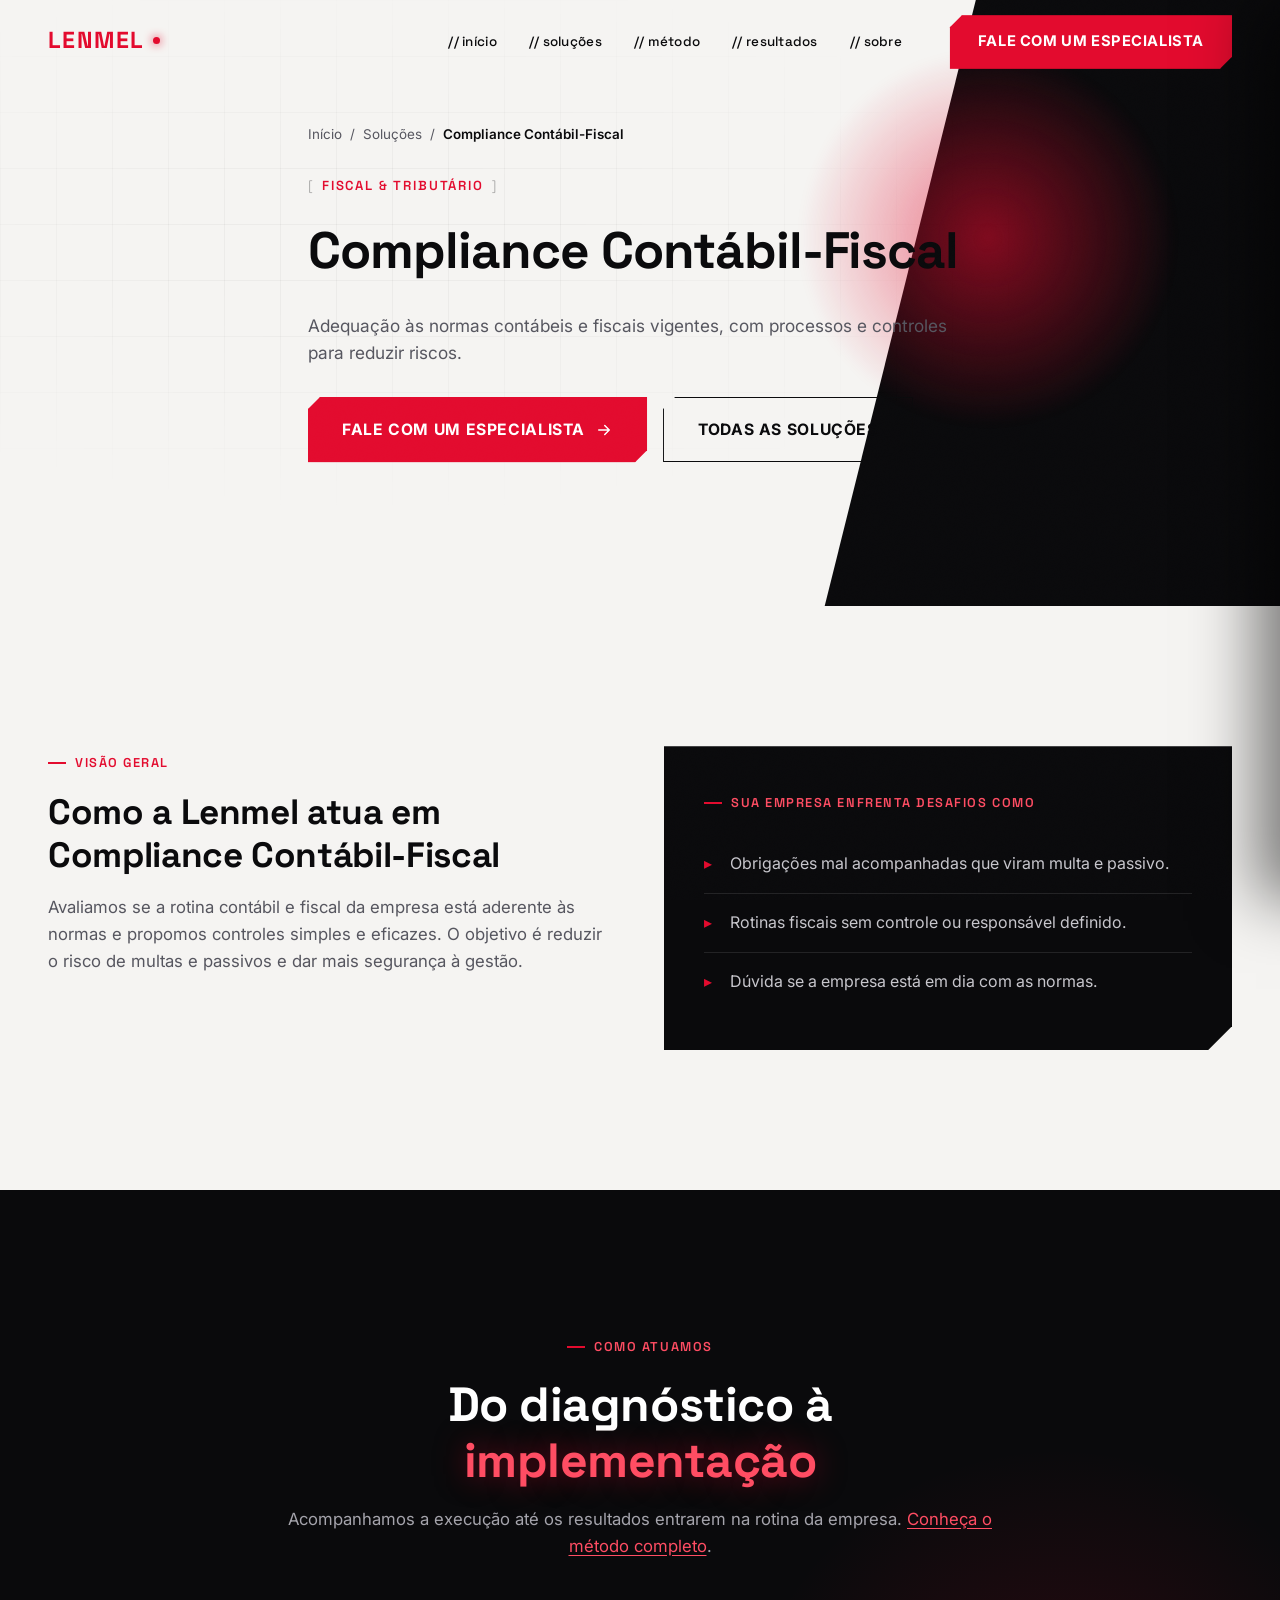
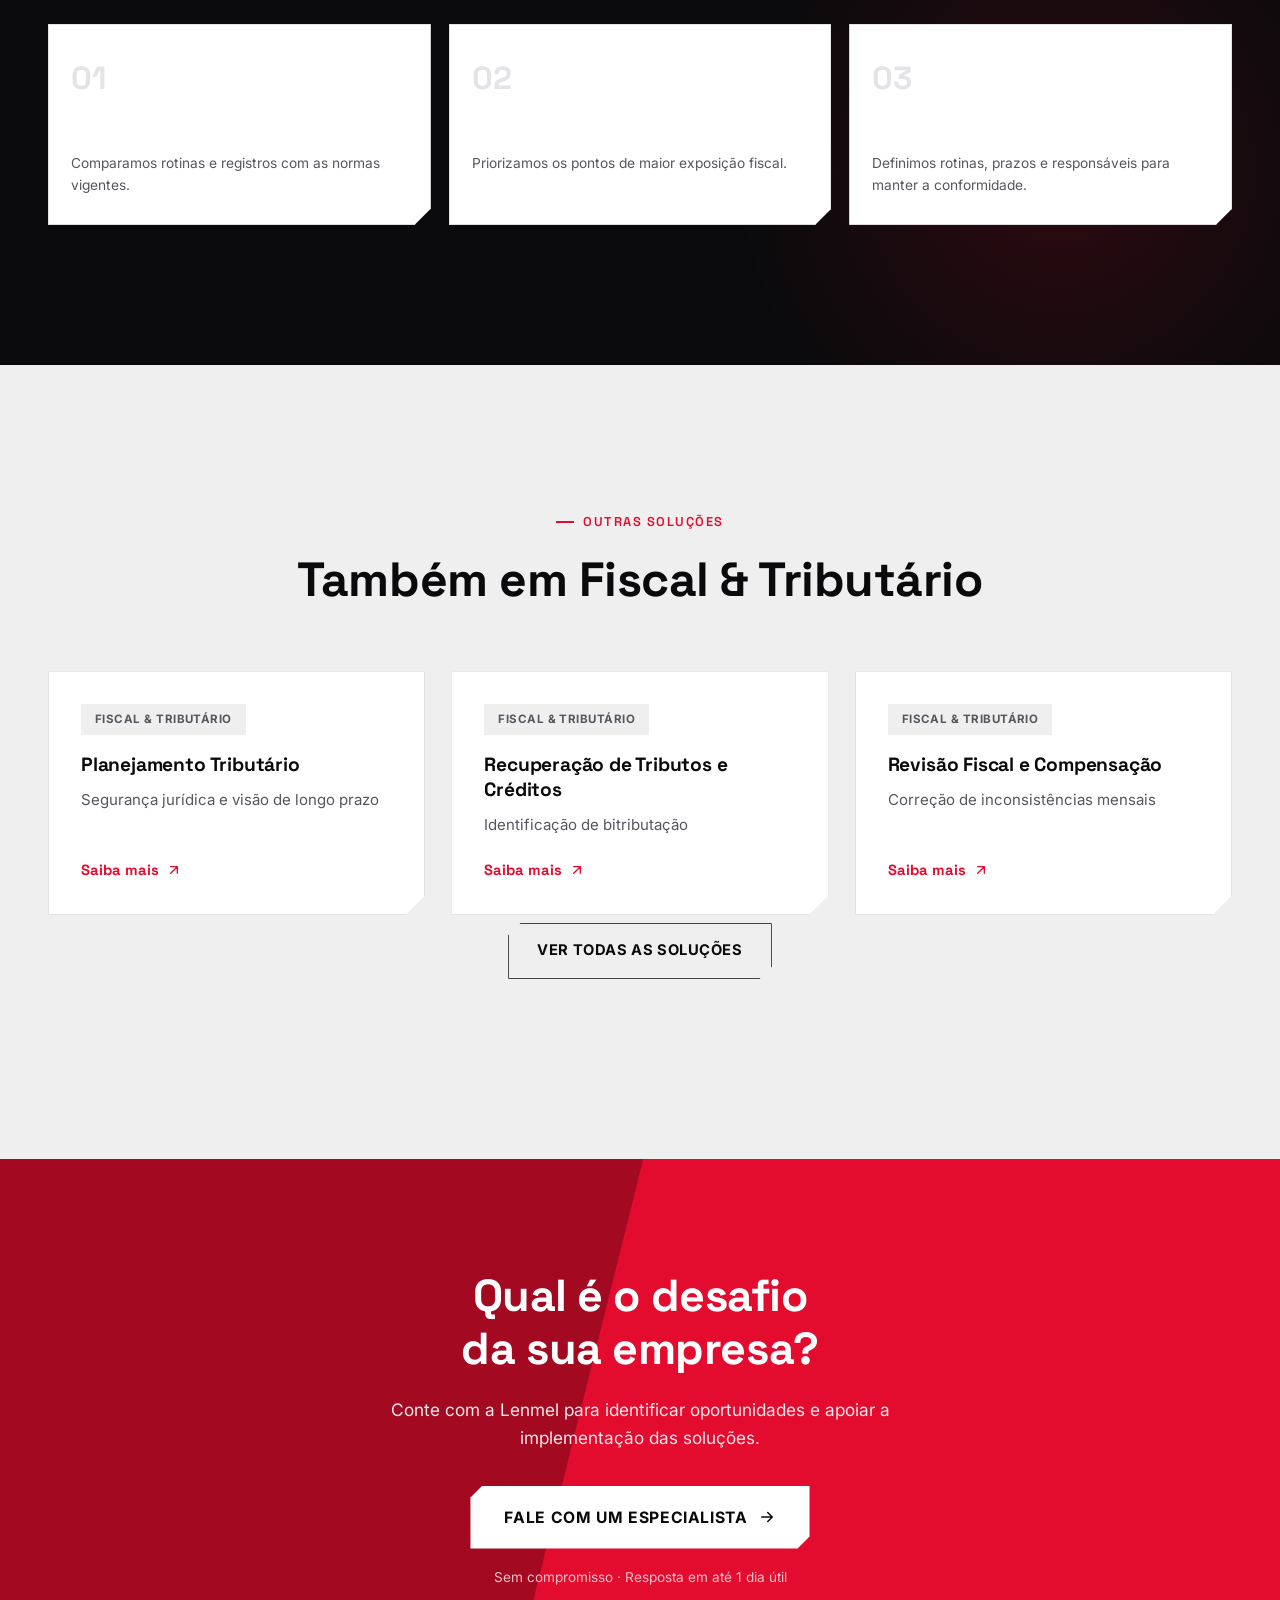
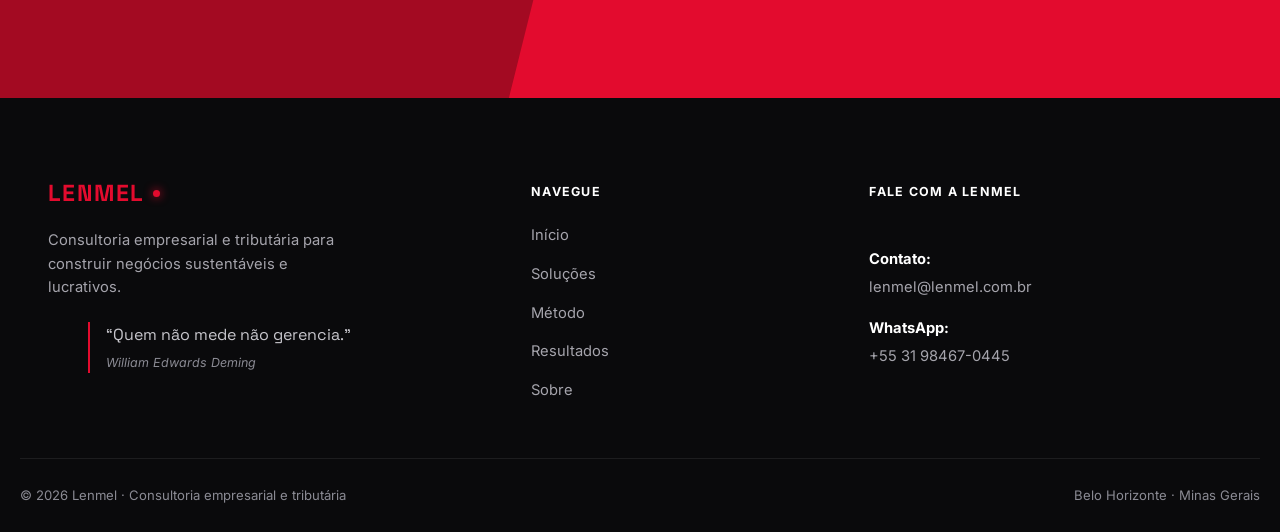
<file: solucao-compliance-contabil-fiscal.html>
<!DOCTYPE html>
<html lang="pt-BR">

<head>
  <meta charset="UTF-8">
  <meta name="viewport" content="width=device-width, initial-scale=1.0">
  <title>Compliance Contábil-Fiscal | Lenmel</title>
  <meta name="description" content="Adequação às normas contábeis e fiscais vigentes, com processos e controles para reduzir riscos.">
  <meta name="theme-color" content="#0A0A0C">
  <link rel="icon" href="favicon.svg" type="image/svg+xml">
  <link rel="icon" href="favicon.ico" sizes="any">
  <link rel="icon" href="favicon-32.png" type="image/png" sizes="32x32">
  <link rel="icon" href="favicon-16.png" type="image/png" sizes="16x16">
  <link rel="apple-touch-icon" href="apple-touch-icon.png">
  <link rel="preconnect" href="https://fonts.googleapis.com">
  <link rel="preconnect" href="https://fonts.gstatic.com" crossorigin>
  <link href="https://fonts.googleapis.com/css2?family=Space+Grotesk:wght@400;500;600;700&family=Inter:wght@400;500;600;700;800;900&display=swap" rel="stylesheet">
  <link rel="stylesheet" href="styles.css">
</head>

<body>

  <div class="noise-overlay" aria-hidden="true"></div>
  <div class="scroll-progress" id="scroll-progress" aria-hidden="true"></div>

  <header class="site-header" id="site-header">
    <div class="container header-inner">
      <a href="index.html" class="brand" aria-label="Lenmel"><span class="brand-logo">LENMEL<i></i></span></a>
      <nav class="main-nav">
        <a href="index.html" class="nav-link">// início</a>
        <a href="solucoes.html" class="nav-link">// soluções</a>
        <a href="index.html#metodo" class="nav-link">// método</a>
        <a href="index.html#resultados" class="nav-link">// resultados</a>
        <a href="index.html#sobre" class="nav-link">// sobre</a>
      </nav>
      <a href="index.html#contato" class="btn btn-primary header-cta js-open-specialist">Fale com um especialista</a>
      <button class="menu-toggle" id="menu-toggle" aria-label="Abrir menu" aria-expanded="false">
        <span></span><span></span><span></span>
      </button>
    </div>
  </header>

  <div class="mobile-nav" id="mobile-nav">
    <a href="index.html" class="nav-link" style="--i:0">Início</a>
    <a href="index.html#problemas" class="nav-link" style="--i:1">Problemas</a>
    <a href="solucoes.html" class="nav-link" style="--i:2">Soluções</a>
    <a href="index.html#metodo" class="nav-link" style="--i:3">Método</a>
    <a href="index.html#resultados" class="nav-link" style="--i:4">Resultados</a>
    <a href="index.html#sobre" class="nav-link" style="--i:5">Sobre</a>
    <a href="index.html#contato" class="btn btn-primary mobile-cta js-open-specialist" style="--i:6">Fale com um especialista</a>
  </div>
  <div class="mobile-nav-backdrop" id="mobile-nav-backdrop"></div>

  <main>
    <section class="hero page-hero">
      <div class="hero-diagonal" aria-hidden="true"></div>
      <div class="hero-glow hero-glow-1" aria-hidden="true"></div>
      <div class="hero-grid" aria-hidden="true"></div>
      <div class="container hero-inner">
        <nav class="breadcrumb" aria-label="Você está em"><a href="index.html">Início</a><span>/</span><a href="solucoes.html">Soluções</a><span>/</span><span>Compliance Contábil-Fiscal</span></nav>
        <span class="tagline reveal"><span class="tagline-bracket">[</span> FISCAL & TRIBUTÁRIO <span class="tagline-bracket">]</span></span>
        <h1 class="hero-title reveal">Compliance Contábil-Fiscal</h1>
        <div class="hero-foot reveal reveal-delay-1">
          <p class="hero-lede">Adequação às normas contábeis e fiscais vigentes, com processos e controles para reduzir riscos.</p>
          <div class="hero-actions">
            <a href="index.html#contato" class="btn btn-primary btn-lg magnetic js-open-specialist"><span>Fale com um especialista</span>
              <svg viewBox="0 0 24 24" class="icon-arrow"><path d="M5 12h14M13 6l6 6-6 6" /></svg></a>
            <a href="solucoes.html" class="btn btn-outline btn-lg magnetic">Todas as soluções</a>
          </div>
        </div>
      </div>
    </section>

    <section class="section">
      <div class="container grid grid-2 detail-intro">
        <div class="reveal">
          <span class="eyebrow"><i></i>Visão geral</span>
          <h2 class="detail-title">Como a Lenmel atua em Compliance Contábil-Fiscal</h2>
          <p class="detail-text">Avaliamos se a rotina contábil e fiscal da empresa está aderente às normas e propomos controles simples e eficazes. O objetivo é reduzir o risco de multas e passivos e dar mais segurança à gestão.</p>
        </div>
        <div class="challenge-card reveal">
          <span class="eyebrow eyebrow-light"><i></i>Sua empresa enfrenta desafios como</span>
          <ul class="challenge-list">
            <li>Obrigações mal acompanhadas que viram multa e passivo.</li>
            <li>Rotinas fiscais sem controle ou responsável definido.</li>
            <li>Dúvida se a empresa está em dia com as normas.</li>
          </ul>
        </div>
      </div>
    </section>

    <section class="section section-dark">
      <div class="dark-glow dark-glow-alt" aria-hidden="true"></div>
      <div class="container">
        <div class="section-head reveal">
          <span class="eyebrow eyebrow-light"><i></i>Como atuamos</span>
          <h2 class="text-light">Do diagnóstico à<br><span class="text-accent-glow">implementação</span></h2>
          <p class="text-muted-light">Acompanhamos a execução até os resultados entrarem na rotina da empresa. <a class="inline-link" href="index.html#metodo">Conheça o método completo</a>.</p>
        </div>
        <ol class="method-rail method-rail-3 reveal-group">
          <li class="method-step reveal"><span class="method-num">01</span><h3>Avaliamos a aderência</h3><p>Comparamos rotinas e registros com as normas vigentes.</p></li>
          <li class="method-step reveal"><span class="method-num">02</span><h3>Mapeamos os riscos</h3><p>Priorizamos os pontos de maior exposição fiscal.</p></li>
          <li class="method-step reveal"><span class="method-num">03</span><h3>Estruturamos controles</h3><p>Definimos rotinas, prazos e responsáveis para manter a conformidade.</p></li>
        </ol>
      </div>
    </section>

    <section class="section section-tint">
      <div class="container">
        <div class="section-head reveal">
          <span class="eyebrow"><i></i>Outras soluções</span>
          <h2>Também em Fiscal & Tributário</h2>
        </div>
        <div class="grid grid-3 reveal-group">
          <a class="sol-card reveal" href="solucao-planejamento-tributario.html">
            <span class="pill pill-neutral">Fiscal & Tributário</span>
            <h3>Planejamento Tributário</h3>
            <p>Segurança jurídica e visão de longo prazo</p>
            <span class="link-arrow">Saiba mais <svg viewBox="0 0 24 24"><path d="M7 17 17 7M7 7h10v10" /></svg></span>
          </a>
          <a class="sol-card reveal" href="solucao-recuperacao-tributos-creditos.html">
            <span class="pill pill-neutral">Fiscal & Tributário</span>
            <h3>Recuperação de Tributos e Créditos</h3>
            <p>Identificação de bitributação</p>
            <span class="link-arrow">Saiba mais <svg viewBox="0 0 24 24"><path d="M7 17 17 7M7 7h10v10" /></svg></span>
          </a>
          <a class="sol-card reveal" href="solucao-revisao-fiscal-compensacao.html">
            <span class="pill pill-neutral">Fiscal & Tributário</span>
            <h3>Revisão Fiscal e Compensação</h3>
            <p>Correção de inconsistências mensais</p>
            <span class="link-arrow">Saiba mais <svg viewBox="0 0 24 24"><path d="M7 17 17 7M7 7h10v10" /></svg></span>
          </a>
        </div>
        <div class="section-cta reveal"><a href="solucoes.html" class="btn btn-outline">Ver todas as soluções</a></div>
      </div>
    </section>

    <section class="cta-band reveal">
      <div class="cta-band-diagonal" aria-hidden="true"></div>
      <div class="container cta-band-inner">
        <h2>Qual é o desafio<br>da sua empresa?</h2>
        <p>Conte com a Lenmel para identificar oportunidades e apoiar a implementação das soluções.</p>
        <a href="index.html#contato" class="btn btn-light btn-lg magnetic js-open-specialist">Fale com um especialista
          <svg viewBox="0 0 24 24" class="icon-arrow"><path d="M5 12h14M13 6l6 6-6 6" /></svg>
        </a>
        <span class="cta-band-note">Sem compromisso · Resposta em até 1 dia útil</span>
      </div>
    </section>
  </main>

  <footer class="site-footer">
    <div class="container footer-grid">
      <div class="footer-brand">
        <span class="brand-logo">LENMEL<i></i></span>
        <p>Consultoria empresarial e tributária para construir negócios sustentáveis e lucrativos.</p>
        <blockquote class="footer-quote">“Quem não mede não gerencia.”<cite>William Edwards Deming</cite></blockquote>
      </div>
      <nav class="footer-nav">
        <span class="footer-heading">Navegue</span>
        <ul>
          <li><a href="index.html#inicio">Início</a></li>
          <li><a href="solucoes.html">Soluções</a></li>
          <li><a href="index.html#metodo">Método</a></li>
          <li><a href="index.html#resultados">Resultados</a></li>
          <li><a href="index.html#sobre">Sobre</a></li>
        </ul>
      </nav>
      <div class="footer-contacts">
        <span class="footer-heading">Fale com a Lenmel</span>
        <div class="footer-person">
          <span class="footer-label">Contato:</span>
          <a href="mailto:lenmel@lenmel.com.br">lenmel@lenmel.com.br</a>
          <span class="footer-label">WhatsApp:</span>
          <a href="https://wa.me/5531984670445?text=Ol%C3%A1%2C%20vim%20pelo%20site%20da%20Lenmel%20e%20gostaria%20de%20pedir%20uma%20informa%C3%A7%C3%A3o%21" target="_blank" rel="noopener">+55 31 98467-0445</a>
        </div>
      </div>
    </div>
    <div class="container footer-bottom">
      <span>© <span id="footer-year">2026</span> Lenmel · Consultoria empresarial e tributária</span>
      <span>Belo Horizonte · Minas Gerais</span>
    </div>
  </footer>

  <button class="back-to-top" id="back-to-top" aria-label="Voltar ao topo">
    <svg viewBox="0 0 24 24"><path d="M12 19V5M5 12l7-7 7 7" /></svg>
  </button>

  <div class="specialist-modal" id="specialist-modal" aria-hidden="true">
    <div class="specialist-modal-backdrop" id="specialist-modal-backdrop"></div>
    <div class="specialist-modal-panel" role="dialog" aria-modal="true" aria-labelledby="specialist-modal-title">
      <button class="specialist-modal-close" id="specialist-modal-close" aria-label="Fechar">
        <svg viewBox="0 0 24 24"><path d="M6 6l12 12M18 6 6 18"/></svg>
      </button>
      <span class="eyebrow specialist-modal-eyebrow"><i></i>Fale com um especialista</span>
      <h3 id="specialist-modal-title">Sobre qual tema você quer falar?</h3>
      <p class="specialist-modal-sub">Escolha o tema e a conversa abre direto no WhatsApp da Lenmel.</p>
      <div class="specialist-cards">
        <a class="specialist-card" href="https://wa.me/5531984670445?text=Ol%C3%A1%2C%20vim%20pelo%20site%20da%20Lenmel%20e%20gostaria%20de%20falar%20sobre%20Gest%C3%A3o%20Empresarial." target="_blank" rel="noopener">
          <span class="specialist-icon"><svg viewBox="0 0 24 24"><path d="M4 20V10M12 20V4M20 20v-7"/></svg></span>
          <div class="specialist-card-body"><strong>Gestão Empresarial</strong><span class="specialist-desc">Orçamento, indicadores e eficiência operacional.</span></div>
          <span class="specialist-card-cta">Chamar no WhatsApp <svg viewBox="0 0 24 24"><path d="M21 11.5a8.5 8.5 0 0 1-12.4 7.5L3 20l1.1-5.4A8.5 8.5 0 1 1 21 11.5Z"/></svg></span>
        </a>
        <a class="specialist-card" href="https://wa.me/5531984670445?text=Ol%C3%A1%2C%20vim%20pelo%20site%20da%20Lenmel%20e%20gostaria%20de%20falar%20sobre%20Fiscal%20e%20Tribut%C3%A1rio." target="_blank" rel="noopener">
          <span class="specialist-icon"><svg viewBox="0 0 24 24"><path d="M12 2 4 5v6c0 5 3.5 8.5 8 11 4.5-2.5 8-6 8-11V5Z"/></svg></span>
          <div class="specialist-card-body"><strong>Fiscal & Tributário</strong><span class="specialist-desc">Planejamento, recuperação de créditos e Reforma Tributária.</span></div>
          <span class="specialist-card-cta">Chamar no WhatsApp <svg viewBox="0 0 24 24"><path d="M21 11.5a8.5 8.5 0 0 1-12.4 7.5L3 20l1.1-5.4A8.5 8.5 0 1 1 21 11.5Z"/></svg></span>
        </a>
        <a class="specialist-card" href="https://wa.me/5531984670445?text=Ol%C3%A1%2C%20vim%20pelo%20site%20da%20Lenmel%20e%20gostaria%20de%20pedir%20uma%20informa%C3%A7%C3%A3o%21" target="_blank" rel="noopener">
          <span class="specialist-icon"><svg viewBox="0 0 24 24"><path d="M9 3h6v4h4v6h-4v4H9v-4H5V7h4Z"/></svg></span>
          <div class="specialist-card-body"><strong>Outro assunto</strong><span class="specialist-desc">Conte o seu desafio e direcionamos para o especialista.</span></div>
          <span class="specialist-card-cta">Chamar no WhatsApp <svg viewBox="0 0 24 24"><path d="M21 11.5a8.5 8.5 0 0 1-12.4 7.5L3 20l1.1-5.4A8.5 8.5 0 1 1 21 11.5Z"/></svg></span>
        </a>
      </div>
    </div>
  </div>

  <script src="script.js"></script>
</body>

</html>
</file>
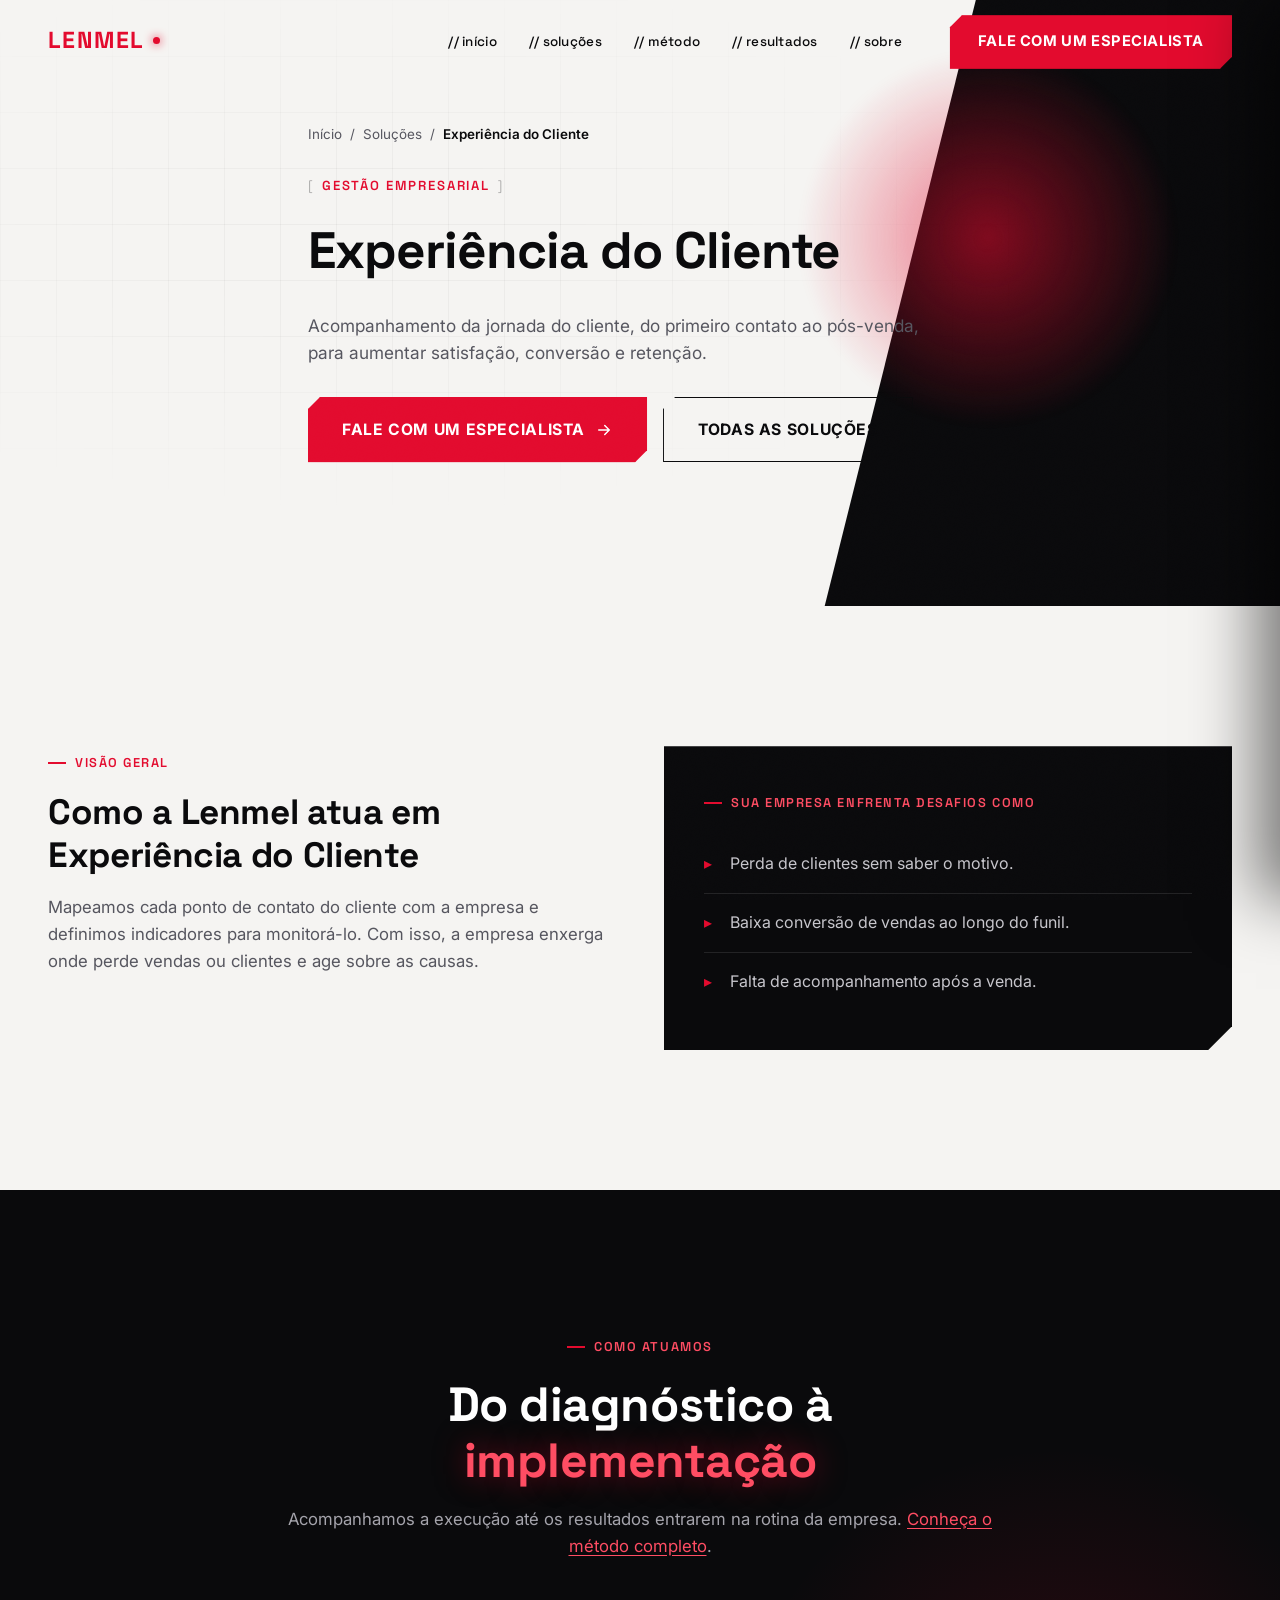
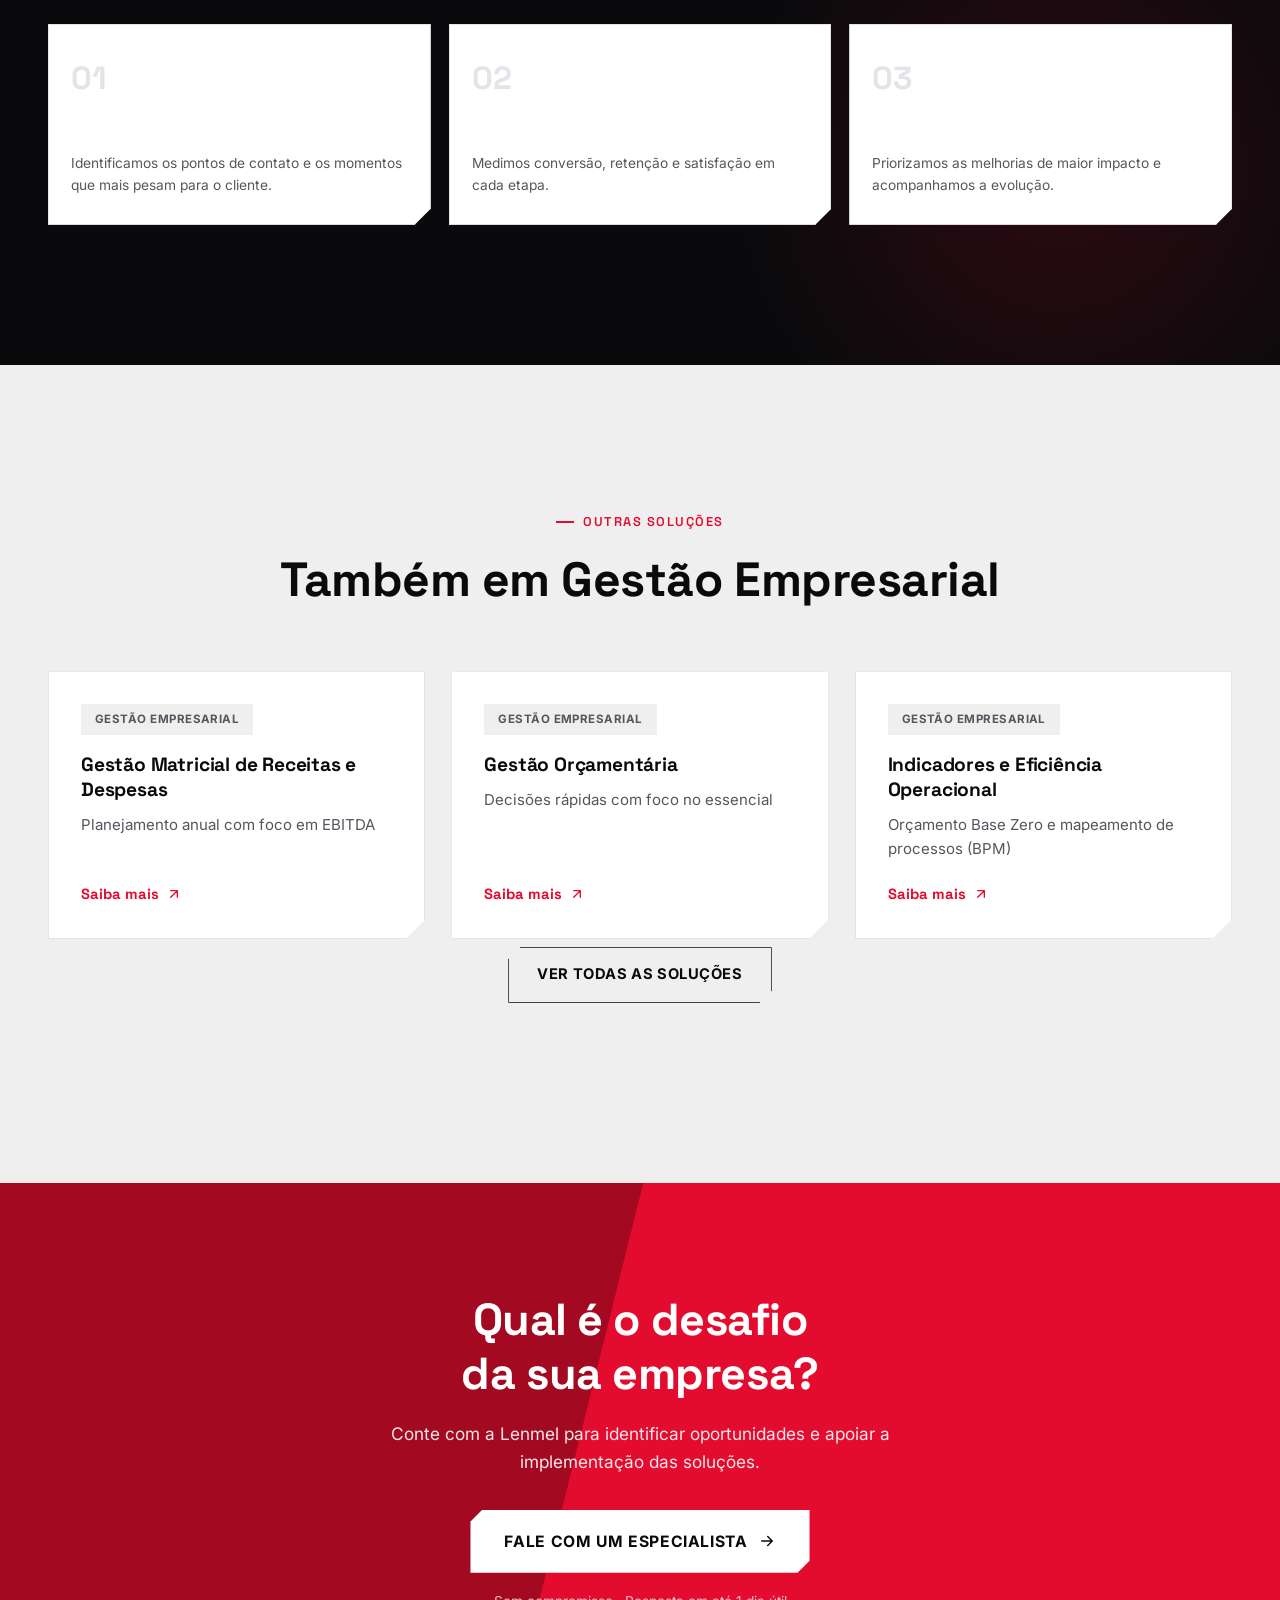
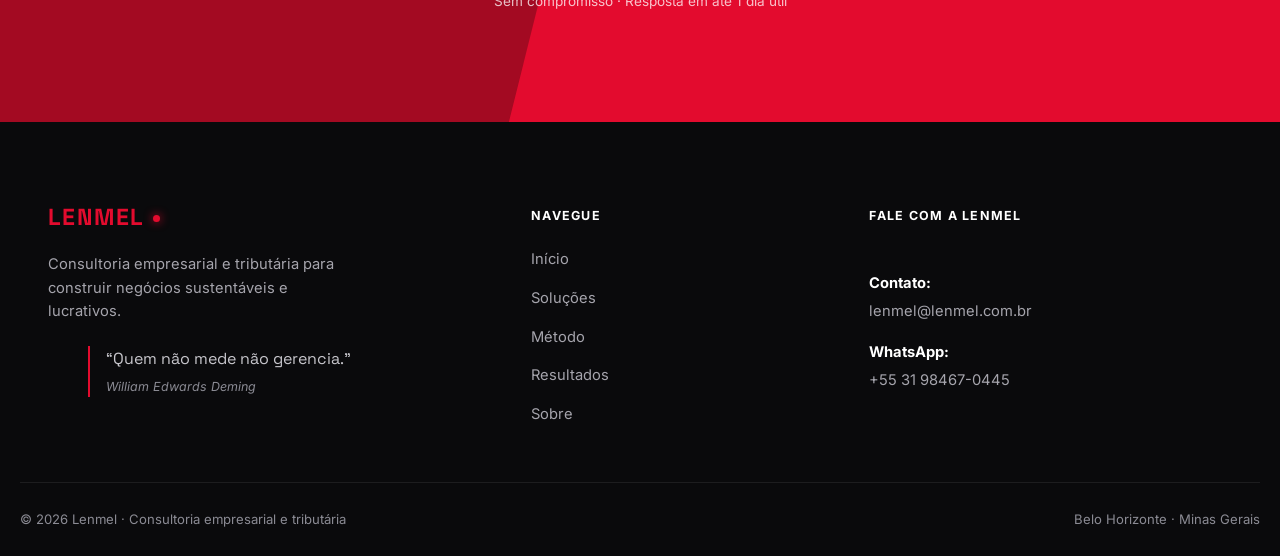
<file: solucao-experiencia-do-cliente.html>
<!DOCTYPE html>
<html lang="pt-BR">

<head>
  <meta charset="UTF-8">
  <meta name="viewport" content="width=device-width, initial-scale=1.0">
  <title>Experiência do Cliente | Lenmel</title>
  <meta name="description" content="Acompanhamento da jornada do cliente, do primeiro contato ao pós-venda, para aumentar satisfação, conversão e retenção.">
  <meta name="theme-color" content="#0A0A0C">
  <link rel="icon" href="favicon.svg" type="image/svg+xml">
  <link rel="icon" href="favicon.ico" sizes="any">
  <link rel="icon" href="favicon-32.png" type="image/png" sizes="32x32">
  <link rel="icon" href="favicon-16.png" type="image/png" sizes="16x16">
  <link rel="apple-touch-icon" href="apple-touch-icon.png">
  <link rel="preconnect" href="https://fonts.googleapis.com">
  <link rel="preconnect" href="https://fonts.gstatic.com" crossorigin>
  <link href="https://fonts.googleapis.com/css2?family=Space+Grotesk:wght@400;500;600;700&family=Inter:wght@400;500;600;700;800;900&display=swap" rel="stylesheet">
  <link rel="stylesheet" href="styles.css">
</head>

<body>

  <div class="noise-overlay" aria-hidden="true"></div>
  <div class="scroll-progress" id="scroll-progress" aria-hidden="true"></div>

  <header class="site-header" id="site-header">
    <div class="container header-inner">
      <a href="index.html" class="brand" aria-label="Lenmel"><span class="brand-logo">LENMEL<i></i></span></a>
      <nav class="main-nav">
        <a href="index.html" class="nav-link">// início</a>
        <a href="solucoes.html" class="nav-link">// soluções</a>
        <a href="index.html#metodo" class="nav-link">// método</a>
        <a href="index.html#resultados" class="nav-link">// resultados</a>
        <a href="index.html#sobre" class="nav-link">// sobre</a>
      </nav>
      <a href="index.html#contato" class="btn btn-primary header-cta js-open-specialist">Fale com um especialista</a>
      <button class="menu-toggle" id="menu-toggle" aria-label="Abrir menu" aria-expanded="false">
        <span></span><span></span><span></span>
      </button>
    </div>
  </header>

  <div class="mobile-nav" id="mobile-nav">
    <a href="index.html" class="nav-link" style="--i:0">Início</a>
    <a href="index.html#problemas" class="nav-link" style="--i:1">Problemas</a>
    <a href="solucoes.html" class="nav-link" style="--i:2">Soluções</a>
    <a href="index.html#metodo" class="nav-link" style="--i:3">Método</a>
    <a href="index.html#resultados" class="nav-link" style="--i:4">Resultados</a>
    <a href="index.html#sobre" class="nav-link" style="--i:5">Sobre</a>
    <a href="index.html#contato" class="btn btn-primary mobile-cta js-open-specialist" style="--i:6">Fale com um especialista</a>
  </div>
  <div class="mobile-nav-backdrop" id="mobile-nav-backdrop"></div>

  <main>
    <section class="hero page-hero">
      <div class="hero-diagonal" aria-hidden="true"></div>
      <div class="hero-glow hero-glow-1" aria-hidden="true"></div>
      <div class="hero-grid" aria-hidden="true"></div>
      <div class="container hero-inner">
        <nav class="breadcrumb" aria-label="Você está em"><a href="index.html">Início</a><span>/</span><a href="solucoes.html">Soluções</a><span>/</span><span>Experiência do Cliente</span></nav>
        <span class="tagline reveal"><span class="tagline-bracket">[</span> GESTÃO EMPRESARIAL <span class="tagline-bracket">]</span></span>
        <h1 class="hero-title reveal">Experiência do Cliente</h1>
        <div class="hero-foot reveal reveal-delay-1">
          <p class="hero-lede">Acompanhamento da jornada do cliente, do primeiro contato ao pós-venda, para aumentar satisfação, conversão e retenção.</p>
          <div class="hero-actions">
            <a href="index.html#contato" class="btn btn-primary btn-lg magnetic js-open-specialist"><span>Fale com um especialista</span>
              <svg viewBox="0 0 24 24" class="icon-arrow"><path d="M5 12h14M13 6l6 6-6 6" /></svg></a>
            <a href="solucoes.html" class="btn btn-outline btn-lg magnetic">Todas as soluções</a>
          </div>
        </div>
      </div>
    </section>

    <section class="section">
      <div class="container grid grid-2 detail-intro">
        <div class="reveal">
          <span class="eyebrow"><i></i>Visão geral</span>
          <h2 class="detail-title">Como a Lenmel atua em Experiência do Cliente</h2>
          <p class="detail-text">Mapeamos cada ponto de contato do cliente com a empresa e definimos indicadores para monitorá-lo. Com isso, a empresa enxerga onde perde vendas ou clientes e age sobre as causas.</p>
        </div>
        <div class="challenge-card reveal">
          <span class="eyebrow eyebrow-light"><i></i>Sua empresa enfrenta desafios como</span>
          <ul class="challenge-list">
            <li>Perda de clientes sem saber o motivo.</li>
            <li>Baixa conversão de vendas ao longo do funil.</li>
            <li>Falta de acompanhamento após a venda.</li>
          </ul>
        </div>
      </div>
    </section>

    <section class="section section-dark">
      <div class="dark-glow dark-glow-alt" aria-hidden="true"></div>
      <div class="container">
        <div class="section-head reveal">
          <span class="eyebrow eyebrow-light"><i></i>Como atuamos</span>
          <h2 class="text-light">Do diagnóstico à<br><span class="text-accent-glow">implementação</span></h2>
          <p class="text-muted-light">Acompanhamos a execução até os resultados entrarem na rotina da empresa. <a class="inline-link" href="index.html#metodo">Conheça o método completo</a>.</p>
        </div>
        <ol class="method-rail method-rail-3 reveal-group">
          <li class="method-step reveal"><span class="method-num">01</span><h3>Mapeamos a jornada</h3><p>Identificamos os pontos de contato e os momentos que mais pesam para o cliente.</p></li>
          <li class="method-step reveal"><span class="method-num">02</span><h3>Definimos indicadores</h3><p>Medimos conversão, retenção e satisfação em cada etapa.</p></li>
          <li class="method-step reveal"><span class="method-num">03</span><h3>Atuamos nas causas</h3><p>Priorizamos as melhorias de maior impacto e acompanhamos a evolução.</p></li>
        </ol>
      </div>
    </section>

    <section class="section section-tint">
      <div class="container">
        <div class="section-head reveal">
          <span class="eyebrow"><i></i>Outras soluções</span>
          <h2>Também em Gestão Empresarial</h2>
        </div>
        <div class="grid grid-3 reveal-group">
          <a class="sol-card reveal" href="solucao-gestao-matricial-receitas-despesas.html">
            <span class="pill pill-neutral">Gestão Empresarial</span>
            <h3>Gestão Matricial de Receitas e Despesas</h3>
            <p>Planejamento anual com foco em EBITDA</p>
            <span class="link-arrow">Saiba mais <svg viewBox="0 0 24 24"><path d="M7 17 17 7M7 7h10v10" /></svg></span>
          </a>
          <a class="sol-card reveal" href="solucao-gestao-orcamentaria.html">
            <span class="pill pill-neutral">Gestão Empresarial</span>
            <h3>Gestão Orçamentária</h3>
            <p>Decisões rápidas com foco no essencial</p>
            <span class="link-arrow">Saiba mais <svg viewBox="0 0 24 24"><path d="M7 17 17 7M7 7h10v10" /></svg></span>
          </a>
          <a class="sol-card reveal" href="solucao-indicadores-eficiencia-operacional.html">
            <span class="pill pill-neutral">Gestão Empresarial</span>
            <h3>Indicadores e Eficiência Operacional</h3>
            <p>Orçamento Base Zero e mapeamento de processos (BPM)</p>
            <span class="link-arrow">Saiba mais <svg viewBox="0 0 24 24"><path d="M7 17 17 7M7 7h10v10" /></svg></span>
          </a>
        </div>
        <div class="section-cta reveal"><a href="solucoes.html" class="btn btn-outline">Ver todas as soluções</a></div>
      </div>
    </section>

    <section class="cta-band reveal">
      <div class="cta-band-diagonal" aria-hidden="true"></div>
      <div class="container cta-band-inner">
        <h2>Qual é o desafio<br>da sua empresa?</h2>
        <p>Conte com a Lenmel para identificar oportunidades e apoiar a implementação das soluções.</p>
        <a href="index.html#contato" class="btn btn-light btn-lg magnetic js-open-specialist">Fale com um especialista
          <svg viewBox="0 0 24 24" class="icon-arrow"><path d="M5 12h14M13 6l6 6-6 6" /></svg>
        </a>
        <span class="cta-band-note">Sem compromisso · Resposta em até 1 dia útil</span>
      </div>
    </section>
  </main>

  <footer class="site-footer">
    <div class="container footer-grid">
      <div class="footer-brand">
        <span class="brand-logo">LENMEL<i></i></span>
        <p>Consultoria empresarial e tributária para construir negócios sustentáveis e lucrativos.</p>
        <blockquote class="footer-quote">“Quem não mede não gerencia.”<cite>William Edwards Deming</cite></blockquote>
      </div>
      <nav class="footer-nav">
        <span class="footer-heading">Navegue</span>
        <ul>
          <li><a href="index.html#inicio">Início</a></li>
          <li><a href="solucoes.html">Soluções</a></li>
          <li><a href="index.html#metodo">Método</a></li>
          <li><a href="index.html#resultados">Resultados</a></li>
          <li><a href="index.html#sobre">Sobre</a></li>
        </ul>
      </nav>
      <div class="footer-contacts">
        <span class="footer-heading">Fale com a Lenmel</span>
        <div class="footer-person">
          <span class="footer-label">Contato:</span>
          <a href="mailto:lenmel@lenmel.com.br">lenmel@lenmel.com.br</a>
          <span class="footer-label">WhatsApp:</span>
          <a href="https://wa.me/5531984670445?text=Ol%C3%A1%2C%20vim%20pelo%20site%20da%20Lenmel%20e%20gostaria%20de%20pedir%20uma%20informa%C3%A7%C3%A3o%21" target="_blank" rel="noopener">+55 31 98467-0445</a>
        </div>
      </div>
    </div>
    <div class="container footer-bottom">
      <span>© <span id="footer-year">2026</span> Lenmel · Consultoria empresarial e tributária</span>
      <span>Belo Horizonte · Minas Gerais</span>
    </div>
  </footer>

  <button class="back-to-top" id="back-to-top" aria-label="Voltar ao topo">
    <svg viewBox="0 0 24 24"><path d="M12 19V5M5 12l7-7 7 7" /></svg>
  </button>

  <div class="specialist-modal" id="specialist-modal" aria-hidden="true">
    <div class="specialist-modal-backdrop" id="specialist-modal-backdrop"></div>
    <div class="specialist-modal-panel" role="dialog" aria-modal="true" aria-labelledby="specialist-modal-title">
      <button class="specialist-modal-close" id="specialist-modal-close" aria-label="Fechar">
        <svg viewBox="0 0 24 24"><path d="M6 6l12 12M18 6 6 18"/></svg>
      </button>
      <span class="eyebrow specialist-modal-eyebrow"><i></i>Fale com um especialista</span>
      <h3 id="specialist-modal-title">Sobre qual tema você quer falar?</h3>
      <p class="specialist-modal-sub">Escolha o tema e a conversa abre direto no WhatsApp da Lenmel.</p>
      <div class="specialist-cards">
        <a class="specialist-card" href="https://wa.me/5531984670445?text=Ol%C3%A1%2C%20vim%20pelo%20site%20da%20Lenmel%20e%20gostaria%20de%20falar%20sobre%20Gest%C3%A3o%20Empresarial." target="_blank" rel="noopener">
          <span class="specialist-icon"><svg viewBox="0 0 24 24"><path d="M4 20V10M12 20V4M20 20v-7"/></svg></span>
          <div class="specialist-card-body"><strong>Gestão Empresarial</strong><span class="specialist-desc">Orçamento, indicadores e eficiência operacional.</span></div>
          <span class="specialist-card-cta">Chamar no WhatsApp <svg viewBox="0 0 24 24"><path d="M21 11.5a8.5 8.5 0 0 1-12.4 7.5L3 20l1.1-5.4A8.5 8.5 0 1 1 21 11.5Z"/></svg></span>
        </a>
        <a class="specialist-card" href="https://wa.me/5531984670445?text=Ol%C3%A1%2C%20vim%20pelo%20site%20da%20Lenmel%20e%20gostaria%20de%20falar%20sobre%20Fiscal%20e%20Tribut%C3%A1rio." target="_blank" rel="noopener">
          <span class="specialist-icon"><svg viewBox="0 0 24 24"><path d="M12 2 4 5v6c0 5 3.5 8.5 8 11 4.5-2.5 8-6 8-11V5Z"/></svg></span>
          <div class="specialist-card-body"><strong>Fiscal & Tributário</strong><span class="specialist-desc">Planejamento, recuperação de créditos e Reforma Tributária.</span></div>
          <span class="specialist-card-cta">Chamar no WhatsApp <svg viewBox="0 0 24 24"><path d="M21 11.5a8.5 8.5 0 0 1-12.4 7.5L3 20l1.1-5.4A8.5 8.5 0 1 1 21 11.5Z"/></svg></span>
        </a>
        <a class="specialist-card" href="https://wa.me/5531984670445?text=Ol%C3%A1%2C%20vim%20pelo%20site%20da%20Lenmel%20e%20gostaria%20de%20pedir%20uma%20informa%C3%A7%C3%A3o%21" target="_blank" rel="noopener">
          <span class="specialist-icon"><svg viewBox="0 0 24 24"><path d="M9 3h6v4h4v6h-4v4H9v-4H5V7h4Z"/></svg></span>
          <div class="specialist-card-body"><strong>Outro assunto</strong><span class="specialist-desc">Conte o seu desafio e direcionamos para o especialista.</span></div>
          <span class="specialist-card-cta">Chamar no WhatsApp <svg viewBox="0 0 24 24"><path d="M21 11.5a8.5 8.5 0 0 1-12.4 7.5L3 20l1.1-5.4A8.5 8.5 0 1 1 21 11.5Z"/></svg></span>
        </a>
      </div>
    </div>
  </div>

  <script src="script.js"></script>
</body>

</html>
</file>
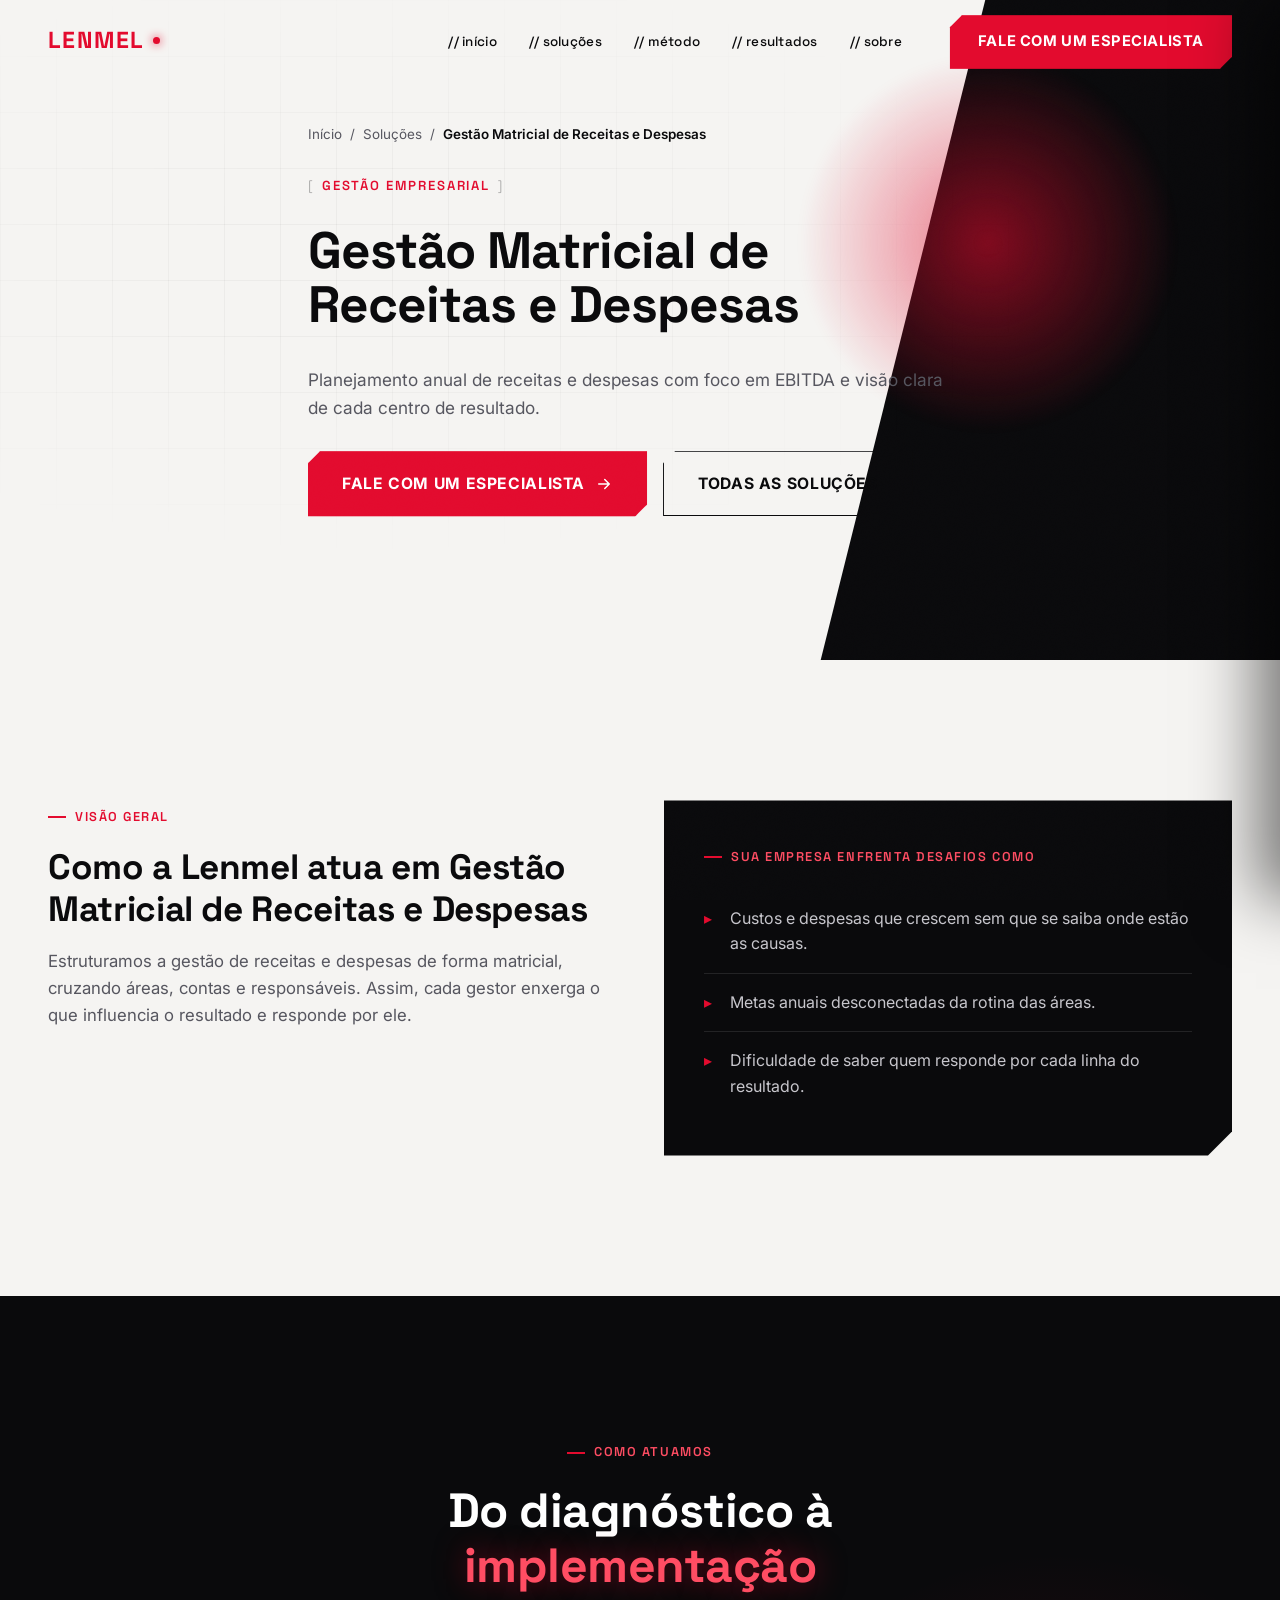
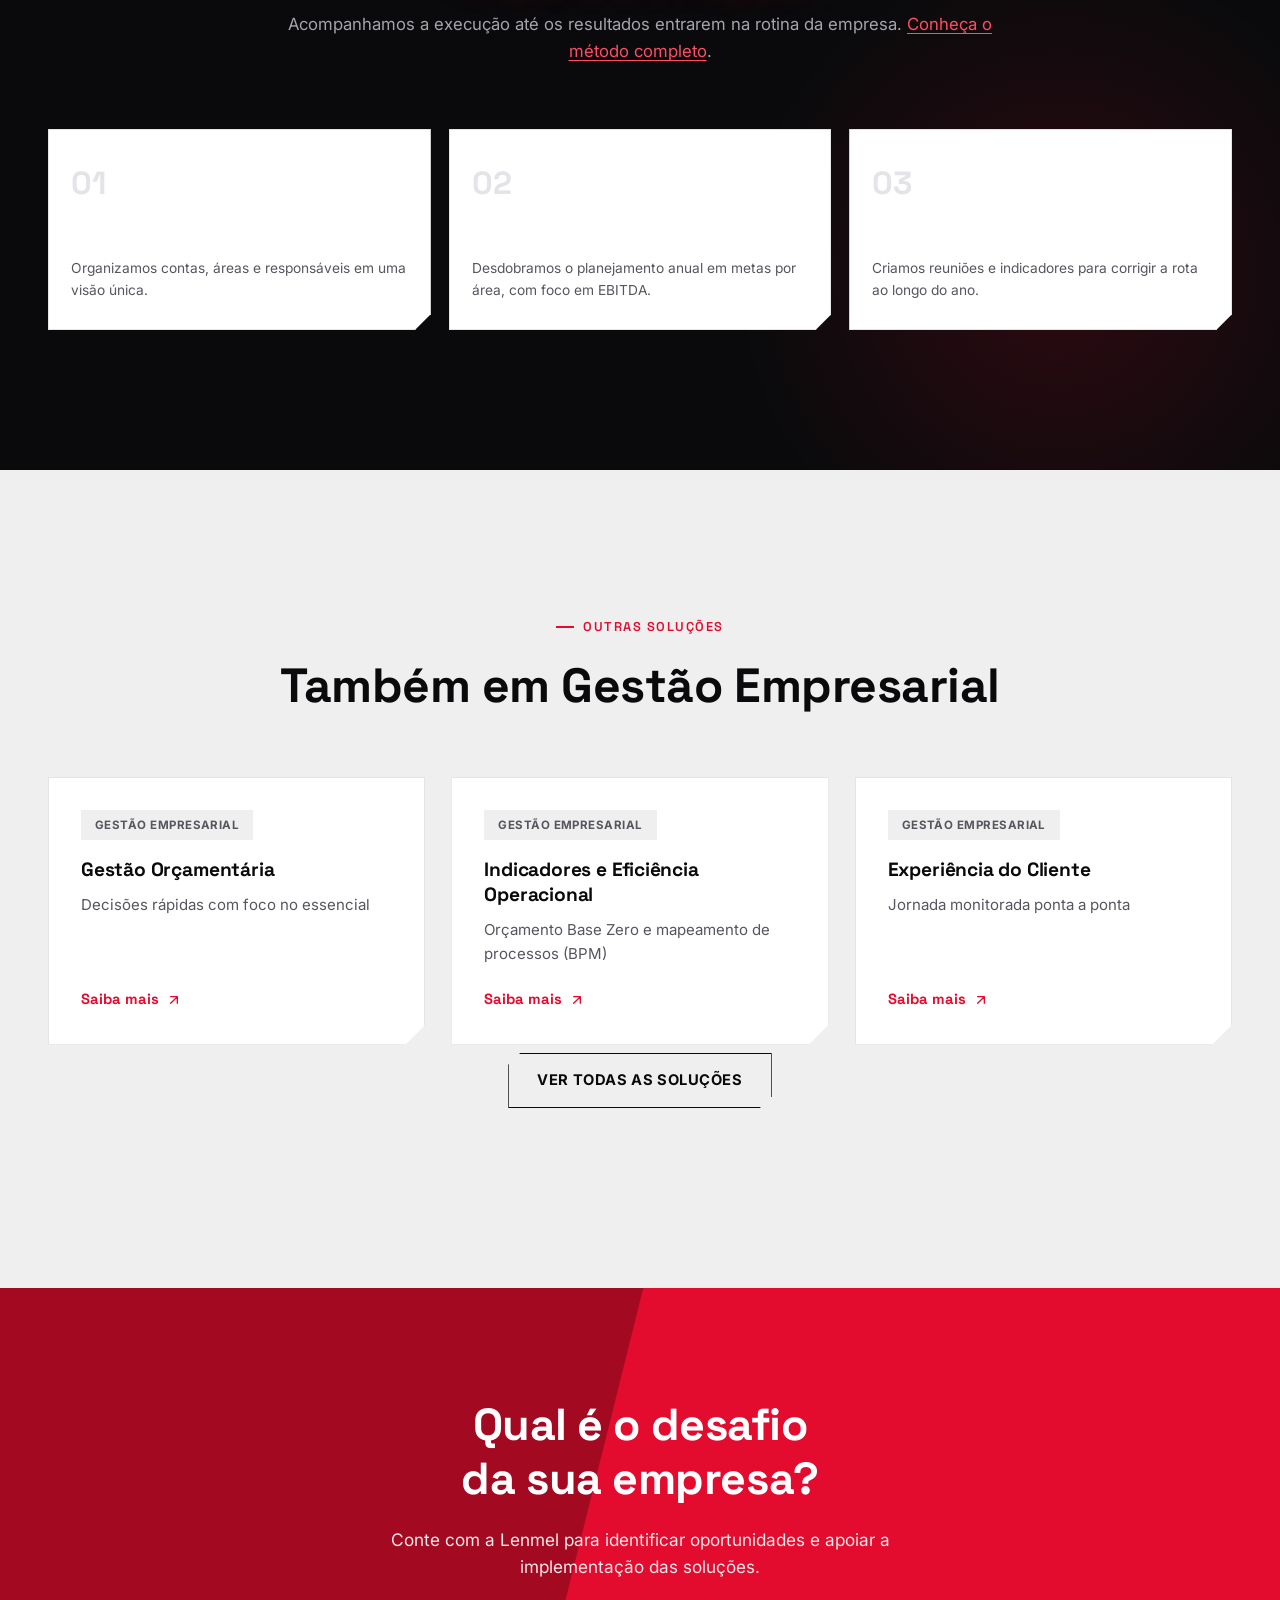
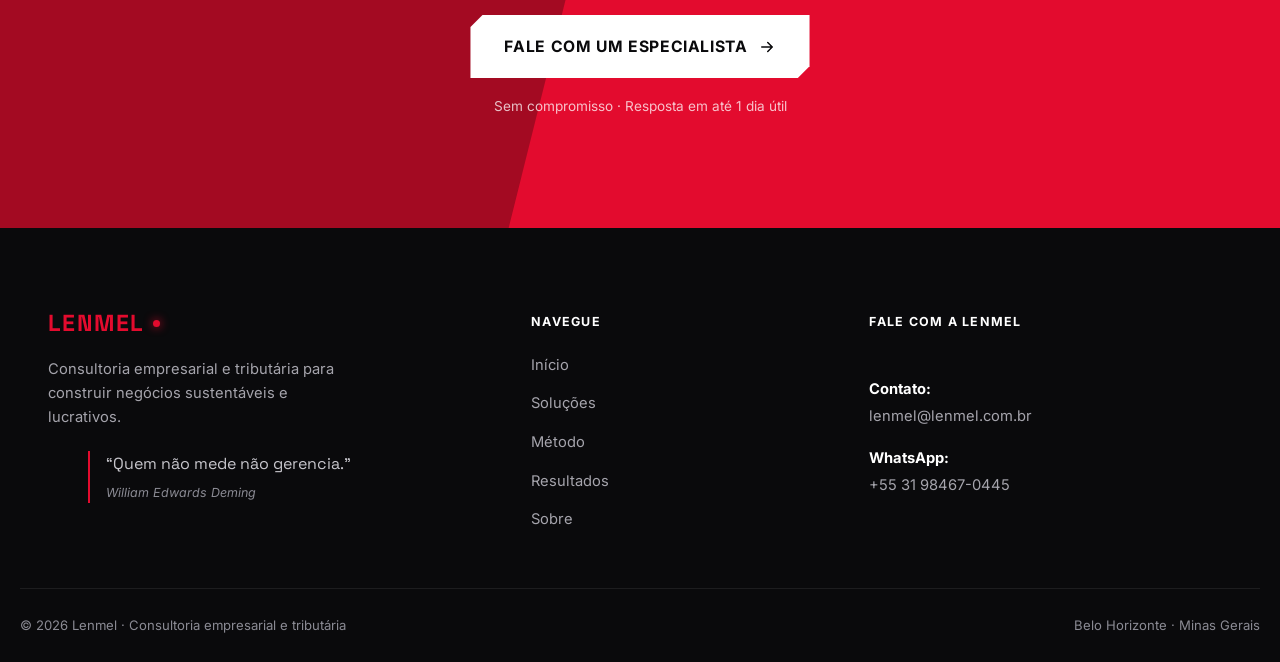
<file: solucao-gestao-matricial-receitas-despesas.html>
<!DOCTYPE html>
<html lang="pt-BR">

<head>
  <meta charset="UTF-8">
  <meta name="viewport" content="width=device-width, initial-scale=1.0">
  <title>Gestão Matricial de Receitas e Despesas | Lenmel</title>
  <meta name="description" content="Planejamento anual de receitas e despesas com foco em EBITDA e visão clara de cada centro de resultado.">
  <meta name="theme-color" content="#0A0A0C">
  <link rel="icon" href="favicon.svg" type="image/svg+xml">
  <link rel="icon" href="favicon.ico" sizes="any">
  <link rel="icon" href="favicon-32.png" type="image/png" sizes="32x32">
  <link rel="icon" href="favicon-16.png" type="image/png" sizes="16x16">
  <link rel="apple-touch-icon" href="apple-touch-icon.png">
  <link rel="preconnect" href="https://fonts.googleapis.com">
  <link rel="preconnect" href="https://fonts.gstatic.com" crossorigin>
  <link href="https://fonts.googleapis.com/css2?family=Space+Grotesk:wght@400;500;600;700&family=Inter:wght@400;500;600;700;800;900&display=swap" rel="stylesheet">
  <link rel="stylesheet" href="styles.css">
</head>

<body>

  <div class="noise-overlay" aria-hidden="true"></div>
  <div class="scroll-progress" id="scroll-progress" aria-hidden="true"></div>

  <header class="site-header" id="site-header">
    <div class="container header-inner">
      <a href="index.html" class="brand" aria-label="Lenmel"><span class="brand-logo">LENMEL<i></i></span></a>
      <nav class="main-nav">
        <a href="index.html" class="nav-link">// início</a>
        <a href="solucoes.html" class="nav-link">// soluções</a>
        <a href="index.html#metodo" class="nav-link">// método</a>
        <a href="index.html#resultados" class="nav-link">// resultados</a>
        <a href="index.html#sobre" class="nav-link">// sobre</a>
      </nav>
      <a href="index.html#contato" class="btn btn-primary header-cta js-open-specialist">Fale com um especialista</a>
      <button class="menu-toggle" id="menu-toggle" aria-label="Abrir menu" aria-expanded="false">
        <span></span><span></span><span></span>
      </button>
    </div>
  </header>

  <div class="mobile-nav" id="mobile-nav">
    <a href="index.html" class="nav-link" style="--i:0">Início</a>
    <a href="index.html#problemas" class="nav-link" style="--i:1">Problemas</a>
    <a href="solucoes.html" class="nav-link" style="--i:2">Soluções</a>
    <a href="index.html#metodo" class="nav-link" style="--i:3">Método</a>
    <a href="index.html#resultados" class="nav-link" style="--i:4">Resultados</a>
    <a href="index.html#sobre" class="nav-link" style="--i:5">Sobre</a>
    <a href="index.html#contato" class="btn btn-primary mobile-cta js-open-specialist" style="--i:6">Fale com um especialista</a>
  </div>
  <div class="mobile-nav-backdrop" id="mobile-nav-backdrop"></div>

  <main>
    <section class="hero page-hero">
      <div class="hero-diagonal" aria-hidden="true"></div>
      <div class="hero-glow hero-glow-1" aria-hidden="true"></div>
      <div class="hero-grid" aria-hidden="true"></div>
      <div class="container hero-inner">
        <nav class="breadcrumb" aria-label="Você está em"><a href="index.html">Início</a><span>/</span><a href="solucoes.html">Soluções</a><span>/</span><span>Gestão Matricial de Receitas e Despesas</span></nav>
        <span class="tagline reveal"><span class="tagline-bracket">[</span> GESTÃO EMPRESARIAL <span class="tagline-bracket">]</span></span>
        <h1 class="hero-title reveal">Gestão Matricial de Receitas e Despesas</h1>
        <div class="hero-foot reveal reveal-delay-1">
          <p class="hero-lede">Planejamento anual de receitas e despesas com foco em EBITDA e visão clara de cada centro de resultado.</p>
          <div class="hero-actions">
            <a href="index.html#contato" class="btn btn-primary btn-lg magnetic js-open-specialist"><span>Fale com um especialista</span>
              <svg viewBox="0 0 24 24" class="icon-arrow"><path d="M5 12h14M13 6l6 6-6 6" /></svg></a>
            <a href="solucoes.html" class="btn btn-outline btn-lg magnetic">Todas as soluções</a>
          </div>
        </div>
      </div>
    </section>

    <section class="section">
      <div class="container grid grid-2 detail-intro">
        <div class="reveal">
          <span class="eyebrow"><i></i>Visão geral</span>
          <h2 class="detail-title">Como a Lenmel atua em Gestão Matricial de Receitas e Despesas</h2>
          <p class="detail-text">Estruturamos a gestão de receitas e despesas de forma matricial, cruzando áreas, contas e responsáveis. Assim, cada gestor enxerga o que influencia o resultado e responde por ele.</p>
        </div>
        <div class="challenge-card reveal">
          <span class="eyebrow eyebrow-light"><i></i>Sua empresa enfrenta desafios como</span>
          <ul class="challenge-list">
            <li>Custos e despesas que crescem sem que se saiba onde estão as causas.</li>
            <li>Metas anuais desconectadas da rotina das áreas.</li>
            <li>Dificuldade de saber quem responde por cada linha do resultado.</li>
          </ul>
        </div>
      </div>
    </section>

    <section class="section section-dark">
      <div class="dark-glow dark-glow-alt" aria-hidden="true"></div>
      <div class="container">
        <div class="section-head reveal">
          <span class="eyebrow eyebrow-light"><i></i>Como atuamos</span>
          <h2 class="text-light">Do diagnóstico à<br><span class="text-accent-glow">implementação</span></h2>
          <p class="text-muted-light">Acompanhamos a execução até os resultados entrarem na rotina da empresa. <a class="inline-link" href="index.html#metodo">Conheça o método completo</a>.</p>
        </div>
        <ol class="method-rail method-rail-3 reveal-group">
          <li class="method-step reveal"><span class="method-num">01</span><h3>Mapeamos receitas e despesas</h3><p>Organizamos contas, áreas e responsáveis em uma visão única.</p></li>
          <li class="method-step reveal"><span class="method-num">02</span><h3>Definimos metas e responsáveis</h3><p>Desdobramos o planejamento anual em metas por área, com foco em EBITDA.</p></li>
          <li class="method-step reveal"><span class="method-num">03</span><h3>Acompanhamos a rotina de gestão</h3><p>Criamos reuniões e indicadores para corrigir a rota ao longo do ano.</p></li>
        </ol>
      </div>
    </section>

    <section class="section section-tint">
      <div class="container">
        <div class="section-head reveal">
          <span class="eyebrow"><i></i>Outras soluções</span>
          <h2>Também em Gestão Empresarial</h2>
        </div>
        <div class="grid grid-3 reveal-group">
          <a class="sol-card reveal" href="solucao-gestao-orcamentaria.html">
            <span class="pill pill-neutral">Gestão Empresarial</span>
            <h3>Gestão Orçamentária</h3>
            <p>Decisões rápidas com foco no essencial</p>
            <span class="link-arrow">Saiba mais <svg viewBox="0 0 24 24"><path d="M7 17 17 7M7 7h10v10" /></svg></span>
          </a>
          <a class="sol-card reveal" href="solucao-indicadores-eficiencia-operacional.html">
            <span class="pill pill-neutral">Gestão Empresarial</span>
            <h3>Indicadores e Eficiência Operacional</h3>
            <p>Orçamento Base Zero e mapeamento de processos (BPM)</p>
            <span class="link-arrow">Saiba mais <svg viewBox="0 0 24 24"><path d="M7 17 17 7M7 7h10v10" /></svg></span>
          </a>
          <a class="sol-card reveal" href="solucao-experiencia-do-cliente.html">
            <span class="pill pill-neutral">Gestão Empresarial</span>
            <h3>Experiência do Cliente</h3>
            <p>Jornada monitorada ponta a ponta</p>
            <span class="link-arrow">Saiba mais <svg viewBox="0 0 24 24"><path d="M7 17 17 7M7 7h10v10" /></svg></span>
          </a>
        </div>
        <div class="section-cta reveal"><a href="solucoes.html" class="btn btn-outline">Ver todas as soluções</a></div>
      </div>
    </section>

    <section class="cta-band reveal">
      <div class="cta-band-diagonal" aria-hidden="true"></div>
      <div class="container cta-band-inner">
        <h2>Qual é o desafio<br>da sua empresa?</h2>
        <p>Conte com a Lenmel para identificar oportunidades e apoiar a implementação das soluções.</p>
        <a href="index.html#contato" class="btn btn-light btn-lg magnetic js-open-specialist">Fale com um especialista
          <svg viewBox="0 0 24 24" class="icon-arrow"><path d="M5 12h14M13 6l6 6-6 6" /></svg>
        </a>
        <span class="cta-band-note">Sem compromisso · Resposta em até 1 dia útil</span>
      </div>
    </section>
  </main>

  <footer class="site-footer">
    <div class="container footer-grid">
      <div class="footer-brand">
        <span class="brand-logo">LENMEL<i></i></span>
        <p>Consultoria empresarial e tributária para construir negócios sustentáveis e lucrativos.</p>
        <blockquote class="footer-quote">“Quem não mede não gerencia.”<cite>William Edwards Deming</cite></blockquote>
      </div>
      <nav class="footer-nav">
        <span class="footer-heading">Navegue</span>
        <ul>
          <li><a href="index.html#inicio">Início</a></li>
          <li><a href="solucoes.html">Soluções</a></li>
          <li><a href="index.html#metodo">Método</a></li>
          <li><a href="index.html#resultados">Resultados</a></li>
          <li><a href="index.html#sobre">Sobre</a></li>
        </ul>
      </nav>
      <div class="footer-contacts">
        <span class="footer-heading">Fale com a Lenmel</span>
        <div class="footer-person">
          <span class="footer-label">Contato:</span>
          <a href="mailto:lenmel@lenmel.com.br">lenmel@lenmel.com.br</a>
          <span class="footer-label">WhatsApp:</span>
          <a href="https://wa.me/5531984670445?text=Ol%C3%A1%2C%20vim%20pelo%20site%20da%20Lenmel%20e%20gostaria%20de%20pedir%20uma%20informa%C3%A7%C3%A3o%21" target="_blank" rel="noopener">+55 31 98467-0445</a>
        </div>
      </div>
    </div>
    <div class="container footer-bottom">
      <span>© <span id="footer-year">2026</span> Lenmel · Consultoria empresarial e tributária</span>
      <span>Belo Horizonte · Minas Gerais</span>
    </div>
  </footer>

  <button class="back-to-top" id="back-to-top" aria-label="Voltar ao topo">
    <svg viewBox="0 0 24 24"><path d="M12 19V5M5 12l7-7 7 7" /></svg>
  </button>

  <div class="specialist-modal" id="specialist-modal" aria-hidden="true">
    <div class="specialist-modal-backdrop" id="specialist-modal-backdrop"></div>
    <div class="specialist-modal-panel" role="dialog" aria-modal="true" aria-labelledby="specialist-modal-title">
      <button class="specialist-modal-close" id="specialist-modal-close" aria-label="Fechar">
        <svg viewBox="0 0 24 24"><path d="M6 6l12 12M18 6 6 18"/></svg>
      </button>
      <span class="eyebrow specialist-modal-eyebrow"><i></i>Fale com um especialista</span>
      <h3 id="specialist-modal-title">Sobre qual tema você quer falar?</h3>
      <p class="specialist-modal-sub">Escolha o tema e a conversa abre direto no WhatsApp da Lenmel.</p>
      <div class="specialist-cards">
        <a class="specialist-card" href="https://wa.me/5531984670445?text=Ol%C3%A1%2C%20vim%20pelo%20site%20da%20Lenmel%20e%20gostaria%20de%20falar%20sobre%20Gest%C3%A3o%20Empresarial." target="_blank" rel="noopener">
          <span class="specialist-icon"><svg viewBox="0 0 24 24"><path d="M4 20V10M12 20V4M20 20v-7"/></svg></span>
          <div class="specialist-card-body"><strong>Gestão Empresarial</strong><span class="specialist-desc">Orçamento, indicadores e eficiência operacional.</span></div>
          <span class="specialist-card-cta">Chamar no WhatsApp <svg viewBox="0 0 24 24"><path d="M21 11.5a8.5 8.5 0 0 1-12.4 7.5L3 20l1.1-5.4A8.5 8.5 0 1 1 21 11.5Z"/></svg></span>
        </a>
        <a class="specialist-card" href="https://wa.me/5531984670445?text=Ol%C3%A1%2C%20vim%20pelo%20site%20da%20Lenmel%20e%20gostaria%20de%20falar%20sobre%20Fiscal%20e%20Tribut%C3%A1rio." target="_blank" rel="noopener">
          <span class="specialist-icon"><svg viewBox="0 0 24 24"><path d="M12 2 4 5v6c0 5 3.5 8.5 8 11 4.5-2.5 8-6 8-11V5Z"/></svg></span>
          <div class="specialist-card-body"><strong>Fiscal & Tributário</strong><span class="specialist-desc">Planejamento, recuperação de créditos e Reforma Tributária.</span></div>
          <span class="specialist-card-cta">Chamar no WhatsApp <svg viewBox="0 0 24 24"><path d="M21 11.5a8.5 8.5 0 0 1-12.4 7.5L3 20l1.1-5.4A8.5 8.5 0 1 1 21 11.5Z"/></svg></span>
        </a>
        <a class="specialist-card" href="https://wa.me/5531984670445?text=Ol%C3%A1%2C%20vim%20pelo%20site%20da%20Lenmel%20e%20gostaria%20de%20pedir%20uma%20informa%C3%A7%C3%A3o%21" target="_blank" rel="noopener">
          <span class="specialist-icon"><svg viewBox="0 0 24 24"><path d="M9 3h6v4h4v6h-4v4H9v-4H5V7h4Z"/></svg></span>
          <div class="specialist-card-body"><strong>Outro assunto</strong><span class="specialist-desc">Conte o seu desafio e direcionamos para o especialista.</span></div>
          <span class="specialist-card-cta">Chamar no WhatsApp <svg viewBox="0 0 24 24"><path d="M21 11.5a8.5 8.5 0 0 1-12.4 7.5L3 20l1.1-5.4A8.5 8.5 0 1 1 21 11.5Z"/></svg></span>
        </a>
      </div>
    </div>
  </div>

  <script src="script.js"></script>
</body>

</html>
</file>
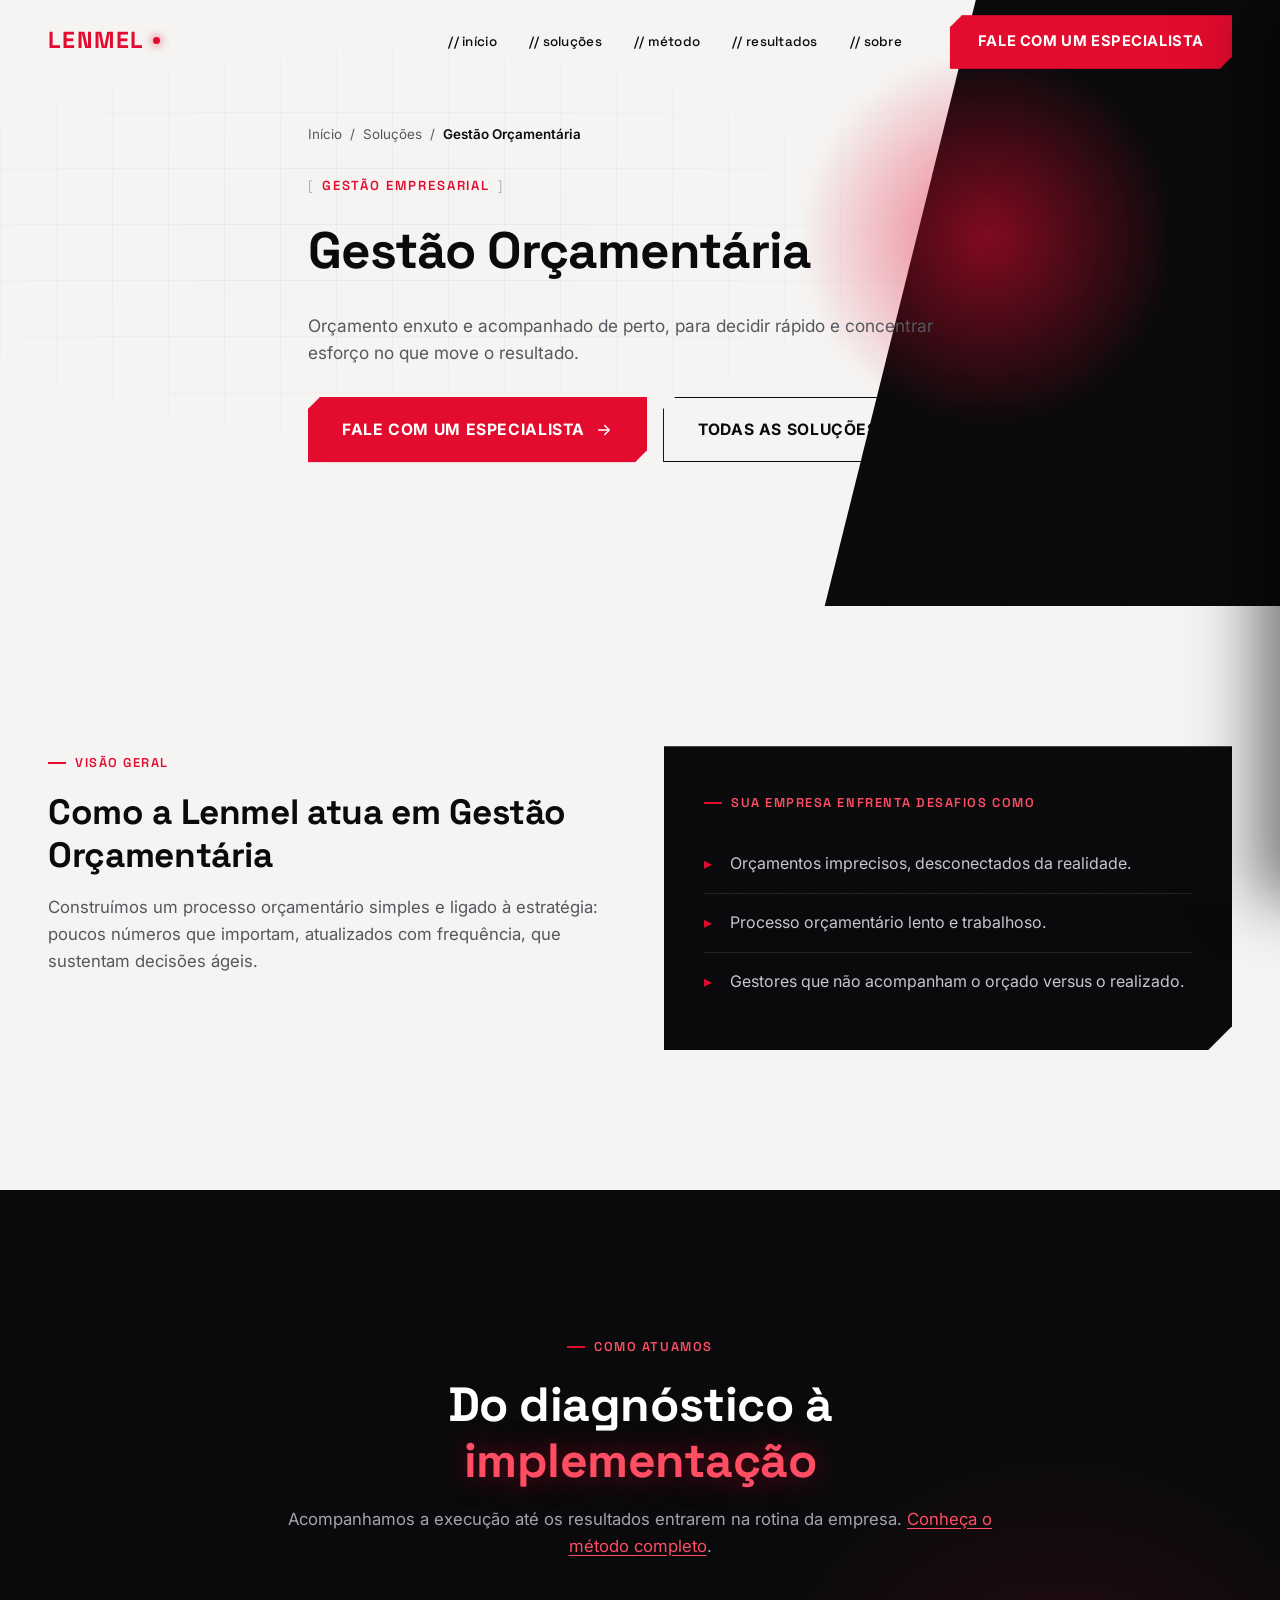
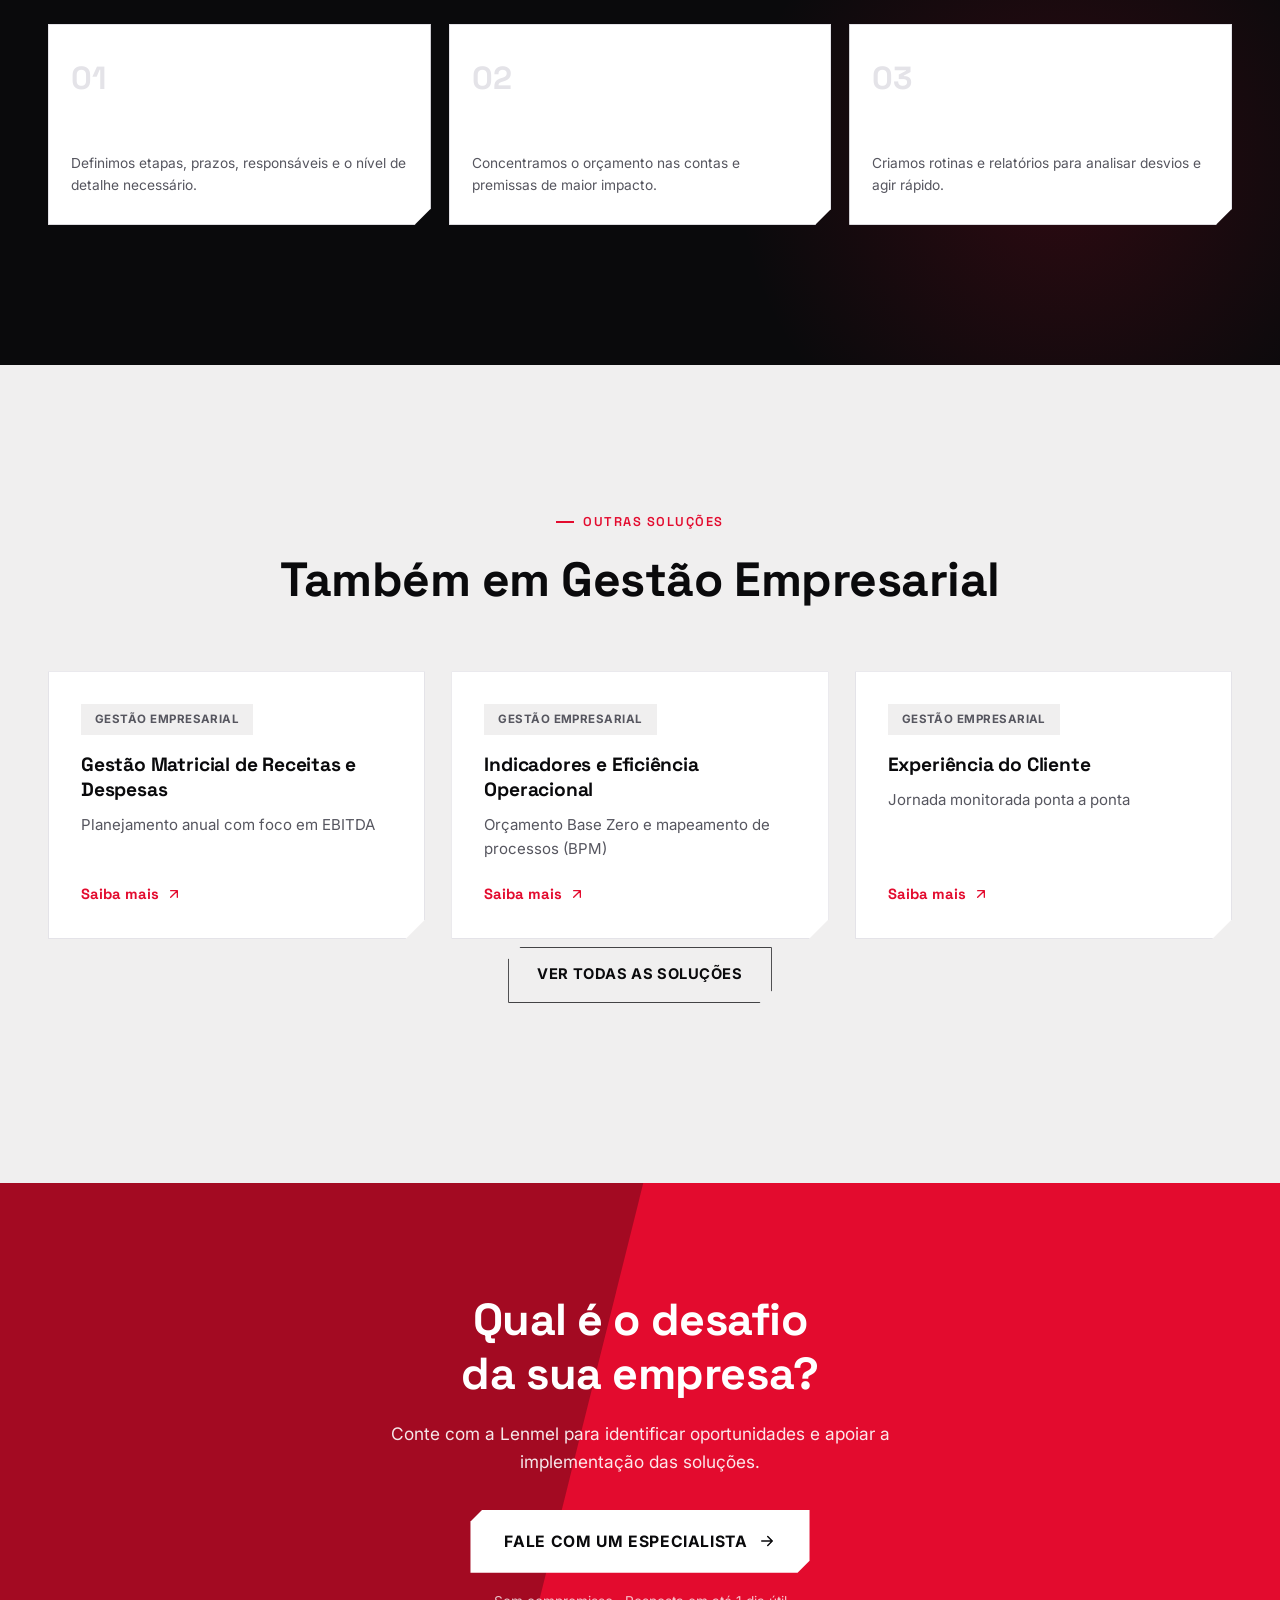
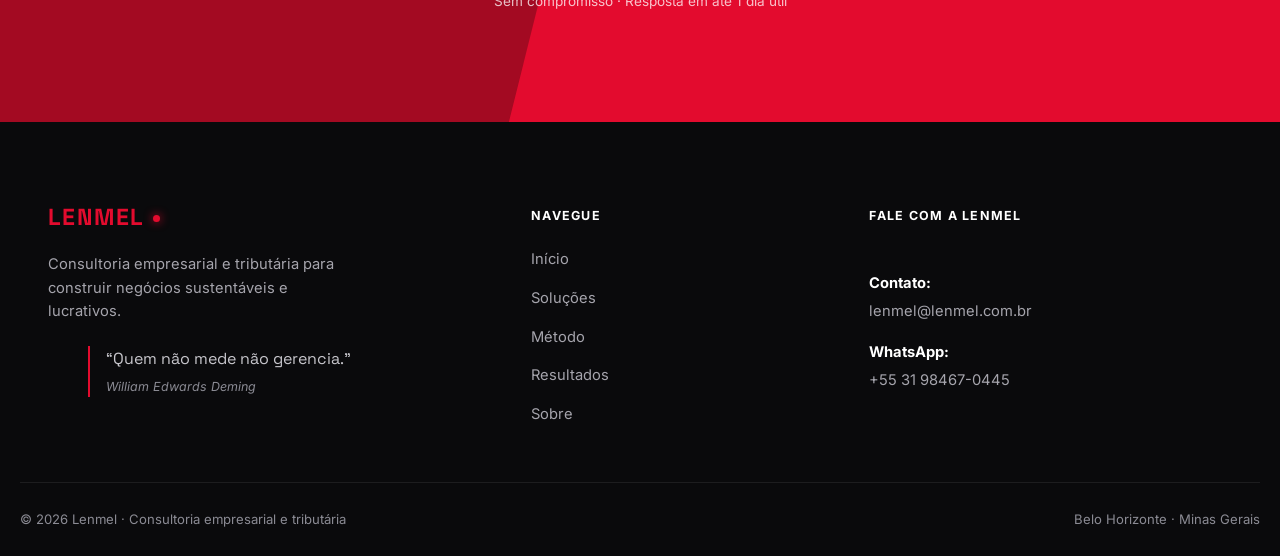
<file: solucao-gestao-orcamentaria.html>
<!DOCTYPE html>
<html lang="pt-BR">

<head>
  <meta charset="UTF-8">
  <meta name="viewport" content="width=device-width, initial-scale=1.0">
  <title>Gestão Orçamentária | Lenmel</title>
  <meta name="description" content="Orçamento enxuto e acompanhado de perto, para decidir rápido e concentrar esforço no que move o resultado.">
  <meta name="theme-color" content="#0A0A0C">
  <link rel="icon" href="favicon.svg" type="image/svg+xml">
  <link rel="icon" href="favicon.ico" sizes="any">
  <link rel="icon" href="favicon-32.png" type="image/png" sizes="32x32">
  <link rel="icon" href="favicon-16.png" type="image/png" sizes="16x16">
  <link rel="apple-touch-icon" href="apple-touch-icon.png">
  <link rel="preconnect" href="https://fonts.googleapis.com">
  <link rel="preconnect" href="https://fonts.gstatic.com" crossorigin>
  <link href="https://fonts.googleapis.com/css2?family=Space+Grotesk:wght@400;500;600;700&family=Inter:wght@400;500;600;700;800;900&display=swap" rel="stylesheet">
  <link rel="stylesheet" href="styles.css">
</head>

<body>

  <div class="noise-overlay" aria-hidden="true"></div>
  <div class="scroll-progress" id="scroll-progress" aria-hidden="true"></div>

  <header class="site-header" id="site-header">
    <div class="container header-inner">
      <a href="index.html" class="brand" aria-label="Lenmel"><span class="brand-logo">LENMEL<i></i></span></a>
      <nav class="main-nav">
        <a href="index.html" class="nav-link">// início</a>
        <a href="solucoes.html" class="nav-link">// soluções</a>
        <a href="index.html#metodo" class="nav-link">// método</a>
        <a href="index.html#resultados" class="nav-link">// resultados</a>
        <a href="index.html#sobre" class="nav-link">// sobre</a>
      </nav>
      <a href="index.html#contato" class="btn btn-primary header-cta js-open-specialist">Fale com um especialista</a>
      <button class="menu-toggle" id="menu-toggle" aria-label="Abrir menu" aria-expanded="false">
        <span></span><span></span><span></span>
      </button>
    </div>
  </header>

  <div class="mobile-nav" id="mobile-nav">
    <a href="index.html" class="nav-link" style="--i:0">Início</a>
    <a href="index.html#problemas" class="nav-link" style="--i:1">Problemas</a>
    <a href="solucoes.html" class="nav-link" style="--i:2">Soluções</a>
    <a href="index.html#metodo" class="nav-link" style="--i:3">Método</a>
    <a href="index.html#resultados" class="nav-link" style="--i:4">Resultados</a>
    <a href="index.html#sobre" class="nav-link" style="--i:5">Sobre</a>
    <a href="index.html#contato" class="btn btn-primary mobile-cta js-open-specialist" style="--i:6">Fale com um especialista</a>
  </div>
  <div class="mobile-nav-backdrop" id="mobile-nav-backdrop"></div>

  <main>
    <section class="hero page-hero">
      <div class="hero-diagonal" aria-hidden="true"></div>
      <div class="hero-glow hero-glow-1" aria-hidden="true"></div>
      <div class="hero-grid" aria-hidden="true"></div>
      <div class="container hero-inner">
        <nav class="breadcrumb" aria-label="Você está em"><a href="index.html">Início</a><span>/</span><a href="solucoes.html">Soluções</a><span>/</span><span>Gestão Orçamentária</span></nav>
        <span class="tagline reveal"><span class="tagline-bracket">[</span> GESTÃO EMPRESARIAL <span class="tagline-bracket">]</span></span>
        <h1 class="hero-title reveal">Gestão Orçamentária</h1>
        <div class="hero-foot reveal reveal-delay-1">
          <p class="hero-lede">Orçamento enxuto e acompanhado de perto, para decidir rápido e concentrar esforço no que move o resultado.</p>
          <div class="hero-actions">
            <a href="index.html#contato" class="btn btn-primary btn-lg magnetic js-open-specialist"><span>Fale com um especialista</span>
              <svg viewBox="0 0 24 24" class="icon-arrow"><path d="M5 12h14M13 6l6 6-6 6" /></svg></a>
            <a href="solucoes.html" class="btn btn-outline btn-lg magnetic">Todas as soluções</a>
          </div>
        </div>
      </div>
    </section>

    <section class="section">
      <div class="container grid grid-2 detail-intro">
        <div class="reveal">
          <span class="eyebrow"><i></i>Visão geral</span>
          <h2 class="detail-title">Como a Lenmel atua em Gestão Orçamentária</h2>
          <p class="detail-text">Construímos um processo orçamentário simples e ligado à estratégia: poucos números que importam, atualizados com frequência, que sustentam decisões ágeis.</p>
        </div>
        <div class="challenge-card reveal">
          <span class="eyebrow eyebrow-light"><i></i>Sua empresa enfrenta desafios como</span>
          <ul class="challenge-list">
            <li>Orçamentos imprecisos, desconectados da realidade.</li>
            <li>Processo orçamentário lento e trabalhoso.</li>
            <li>Gestores que não acompanham o orçado versus o realizado.</li>
          </ul>
        </div>
      </div>
    </section>

    <section class="section section-dark">
      <div class="dark-glow dark-glow-alt" aria-hidden="true"></div>
      <div class="container">
        <div class="section-head reveal">
          <span class="eyebrow eyebrow-light"><i></i>Como atuamos</span>
          <h2 class="text-light">Do diagnóstico à<br><span class="text-accent-glow">implementação</span></h2>
          <p class="text-muted-light">Acompanhamos a execução até os resultados entrarem na rotina da empresa. <a class="inline-link" href="index.html#metodo">Conheça o método completo</a>.</p>
        </div>
        <ol class="method-rail method-rail-3 reveal-group">
          <li class="method-step reveal"><span class="method-num">01</span><h3>Estruturamos o processo</h3><p>Definimos etapas, prazos, responsáveis e o nível de detalhe necessário.</p></li>
          <li class="method-step reveal"><span class="method-num">02</span><h3>Priorizamos o essencial</h3><p>Concentramos o orçamento nas contas e premissas de maior impacto.</p></li>
          <li class="method-step reveal"><span class="method-num">03</span><h3>Acompanhamos orçado x realizado</h3><p>Criamos rotinas e relatórios para analisar desvios e agir rápido.</p></li>
        </ol>
      </div>
    </section>

    <section class="section section-tint">
      <div class="container">
        <div class="section-head reveal">
          <span class="eyebrow"><i></i>Outras soluções</span>
          <h2>Também em Gestão Empresarial</h2>
        </div>
        <div class="grid grid-3 reveal-group">
          <a class="sol-card reveal" href="solucao-gestao-matricial-receitas-despesas.html">
            <span class="pill pill-neutral">Gestão Empresarial</span>
            <h3>Gestão Matricial de Receitas e Despesas</h3>
            <p>Planejamento anual com foco em EBITDA</p>
            <span class="link-arrow">Saiba mais <svg viewBox="0 0 24 24"><path d="M7 17 17 7M7 7h10v10" /></svg></span>
          </a>
          <a class="sol-card reveal" href="solucao-indicadores-eficiencia-operacional.html">
            <span class="pill pill-neutral">Gestão Empresarial</span>
            <h3>Indicadores e Eficiência Operacional</h3>
            <p>Orçamento Base Zero e mapeamento de processos (BPM)</p>
            <span class="link-arrow">Saiba mais <svg viewBox="0 0 24 24"><path d="M7 17 17 7M7 7h10v10" /></svg></span>
          </a>
          <a class="sol-card reveal" href="solucao-experiencia-do-cliente.html">
            <span class="pill pill-neutral">Gestão Empresarial</span>
            <h3>Experiência do Cliente</h3>
            <p>Jornada monitorada ponta a ponta</p>
            <span class="link-arrow">Saiba mais <svg viewBox="0 0 24 24"><path d="M7 17 17 7M7 7h10v10" /></svg></span>
          </a>
        </div>
        <div class="section-cta reveal"><a href="solucoes.html" class="btn btn-outline">Ver todas as soluções</a></div>
      </div>
    </section>

    <section class="cta-band reveal">
      <div class="cta-band-diagonal" aria-hidden="true"></div>
      <div class="container cta-band-inner">
        <h2>Qual é o desafio<br>da sua empresa?</h2>
        <p>Conte com a Lenmel para identificar oportunidades e apoiar a implementação das soluções.</p>
        <a href="index.html#contato" class="btn btn-light btn-lg magnetic js-open-specialist">Fale com um especialista
          <svg viewBox="0 0 24 24" class="icon-arrow"><path d="M5 12h14M13 6l6 6-6 6" /></svg>
        </a>
        <span class="cta-band-note">Sem compromisso · Resposta em até 1 dia útil</span>
      </div>
    </section>
  </main>

  <footer class="site-footer">
    <div class="container footer-grid">
      <div class="footer-brand">
        <span class="brand-logo">LENMEL<i></i></span>
        <p>Consultoria empresarial e tributária para construir negócios sustentáveis e lucrativos.</p>
        <blockquote class="footer-quote">“Quem não mede não gerencia.”<cite>William Edwards Deming</cite></blockquote>
      </div>
      <nav class="footer-nav">
        <span class="footer-heading">Navegue</span>
        <ul>
          <li><a href="index.html#inicio">Início</a></li>
          <li><a href="solucoes.html">Soluções</a></li>
          <li><a href="index.html#metodo">Método</a></li>
          <li><a href="index.html#resultados">Resultados</a></li>
          <li><a href="index.html#sobre">Sobre</a></li>
        </ul>
      </nav>
      <div class="footer-contacts">
        <span class="footer-heading">Fale com a Lenmel</span>
        <div class="footer-person">
          <span class="footer-label">Contato:</span>
          <a href="mailto:lenmel@lenmel.com.br">lenmel@lenmel.com.br</a>
          <span class="footer-label">WhatsApp:</span>
          <a href="https://wa.me/5531984670445?text=Ol%C3%A1%2C%20vim%20pelo%20site%20da%20Lenmel%20e%20gostaria%20de%20pedir%20uma%20informa%C3%A7%C3%A3o%21" target="_blank" rel="noopener">+55 31 98467-0445</a>
        </div>
      </div>
    </div>
    <div class="container footer-bottom">
      <span>© <span id="footer-year">2026</span> Lenmel · Consultoria empresarial e tributária</span>
      <span>Belo Horizonte · Minas Gerais</span>
    </div>
  </footer>

  <button class="back-to-top" id="back-to-top" aria-label="Voltar ao topo">
    <svg viewBox="0 0 24 24"><path d="M12 19V5M5 12l7-7 7 7" /></svg>
  </button>

  <div class="specialist-modal" id="specialist-modal" aria-hidden="true">
    <div class="specialist-modal-backdrop" id="specialist-modal-backdrop"></div>
    <div class="specialist-modal-panel" role="dialog" aria-modal="true" aria-labelledby="specialist-modal-title">
      <button class="specialist-modal-close" id="specialist-modal-close" aria-label="Fechar">
        <svg viewBox="0 0 24 24"><path d="M6 6l12 12M18 6 6 18"/></svg>
      </button>
      <span class="eyebrow specialist-modal-eyebrow"><i></i>Fale com um especialista</span>
      <h3 id="specialist-modal-title">Sobre qual tema você quer falar?</h3>
      <p class="specialist-modal-sub">Escolha o tema e a conversa abre direto no WhatsApp da Lenmel.</p>
      <div class="specialist-cards">
        <a class="specialist-card" href="https://wa.me/5531984670445?text=Ol%C3%A1%2C%20vim%20pelo%20site%20da%20Lenmel%20e%20gostaria%20de%20falar%20sobre%20Gest%C3%A3o%20Empresarial." target="_blank" rel="noopener">
          <span class="specialist-icon"><svg viewBox="0 0 24 24"><path d="M4 20V10M12 20V4M20 20v-7"/></svg></span>
          <div class="specialist-card-body"><strong>Gestão Empresarial</strong><span class="specialist-desc">Orçamento, indicadores e eficiência operacional.</span></div>
          <span class="specialist-card-cta">Chamar no WhatsApp <svg viewBox="0 0 24 24"><path d="M21 11.5a8.5 8.5 0 0 1-12.4 7.5L3 20l1.1-5.4A8.5 8.5 0 1 1 21 11.5Z"/></svg></span>
        </a>
        <a class="specialist-card" href="https://wa.me/5531984670445?text=Ol%C3%A1%2C%20vim%20pelo%20site%20da%20Lenmel%20e%20gostaria%20de%20falar%20sobre%20Fiscal%20e%20Tribut%C3%A1rio." target="_blank" rel="noopener">
          <span class="specialist-icon"><svg viewBox="0 0 24 24"><path d="M12 2 4 5v6c0 5 3.5 8.5 8 11 4.5-2.5 8-6 8-11V5Z"/></svg></span>
          <div class="specialist-card-body"><strong>Fiscal & Tributário</strong><span class="specialist-desc">Planejamento, recuperação de créditos e Reforma Tributária.</span></div>
          <span class="specialist-card-cta">Chamar no WhatsApp <svg viewBox="0 0 24 24"><path d="M21 11.5a8.5 8.5 0 0 1-12.4 7.5L3 20l1.1-5.4A8.5 8.5 0 1 1 21 11.5Z"/></svg></span>
        </a>
        <a class="specialist-card" href="https://wa.me/5531984670445?text=Ol%C3%A1%2C%20vim%20pelo%20site%20da%20Lenmel%20e%20gostaria%20de%20pedir%20uma%20informa%C3%A7%C3%A3o%21" target="_blank" rel="noopener">
          <span class="specialist-icon"><svg viewBox="0 0 24 24"><path d="M9 3h6v4h4v6h-4v4H9v-4H5V7h4Z"/></svg></span>
          <div class="specialist-card-body"><strong>Outro assunto</strong><span class="specialist-desc">Conte o seu desafio e direcionamos para o especialista.</span></div>
          <span class="specialist-card-cta">Chamar no WhatsApp <svg viewBox="0 0 24 24"><path d="M21 11.5a8.5 8.5 0 0 1-12.4 7.5L3 20l1.1-5.4A8.5 8.5 0 1 1 21 11.5Z"/></svg></span>
        </a>
      </div>
    </div>
  </div>

  <script src="script.js"></script>
</body>

</html>
</file>
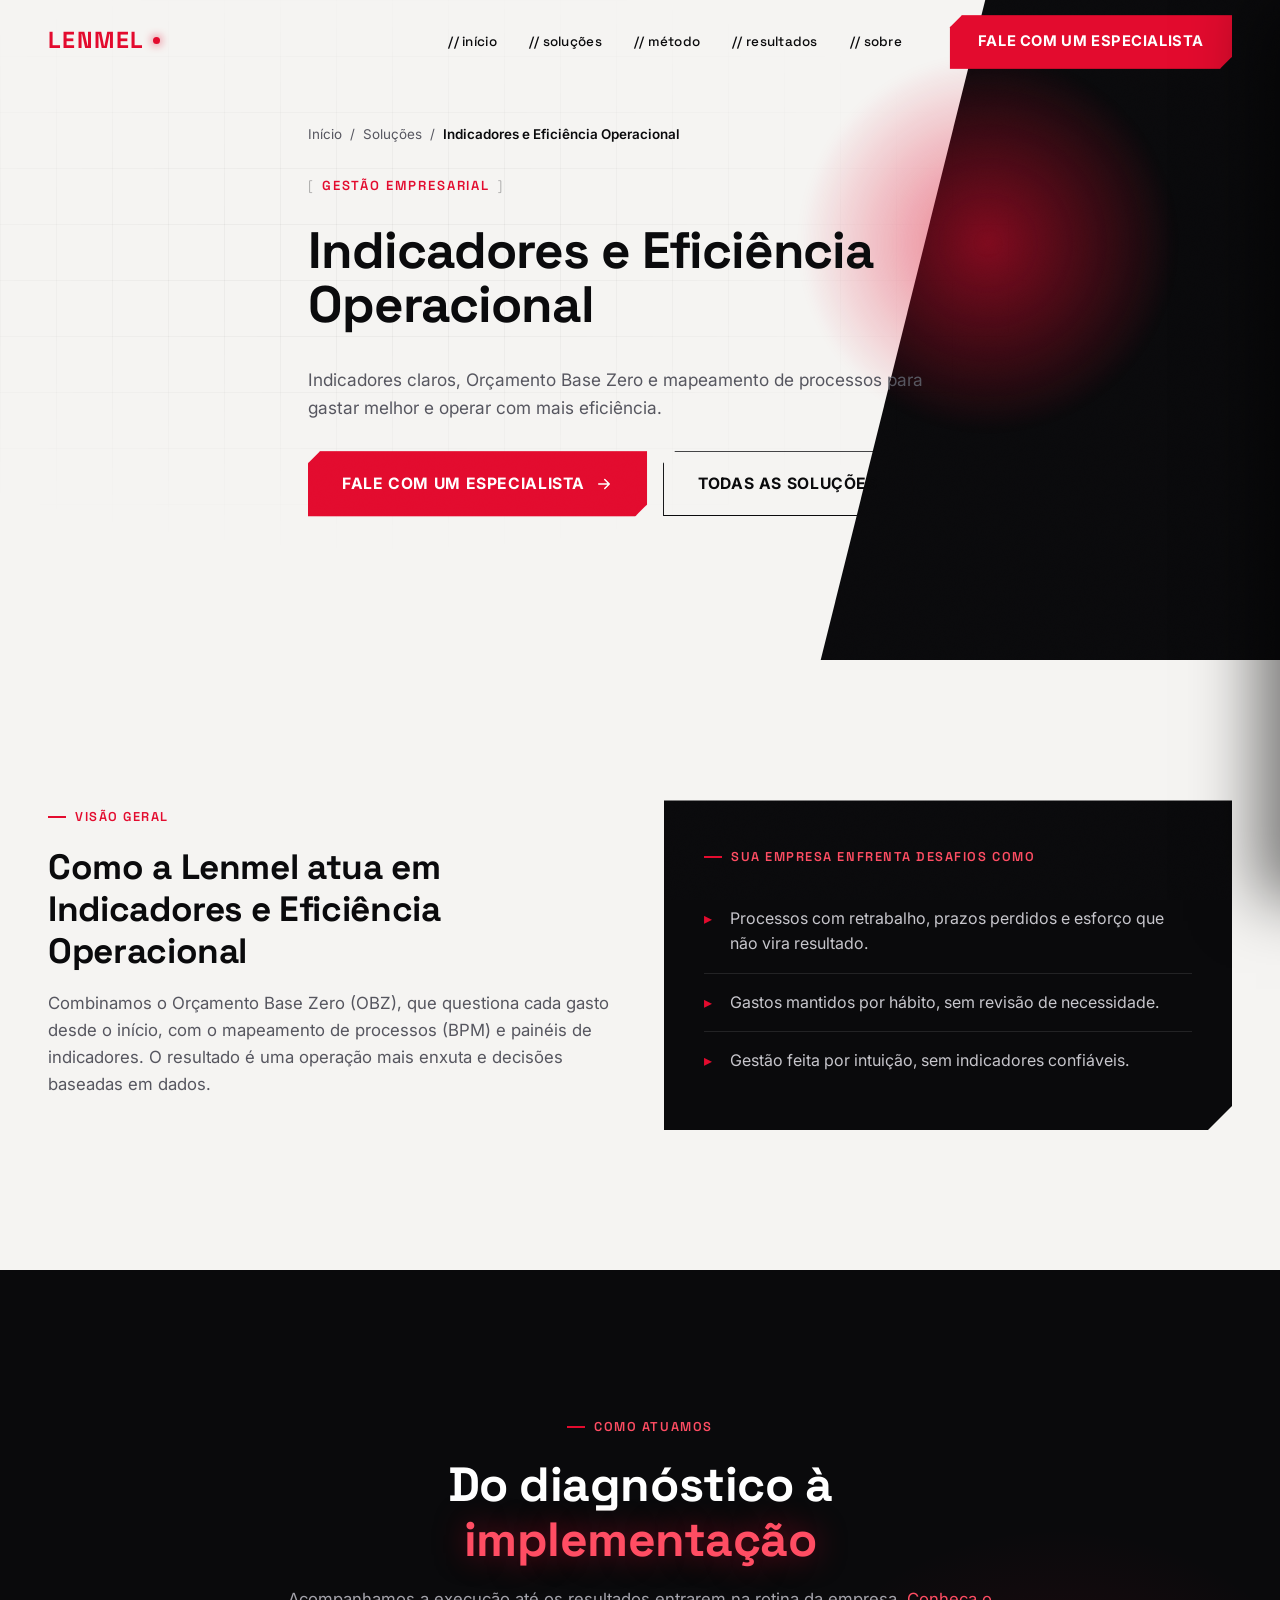
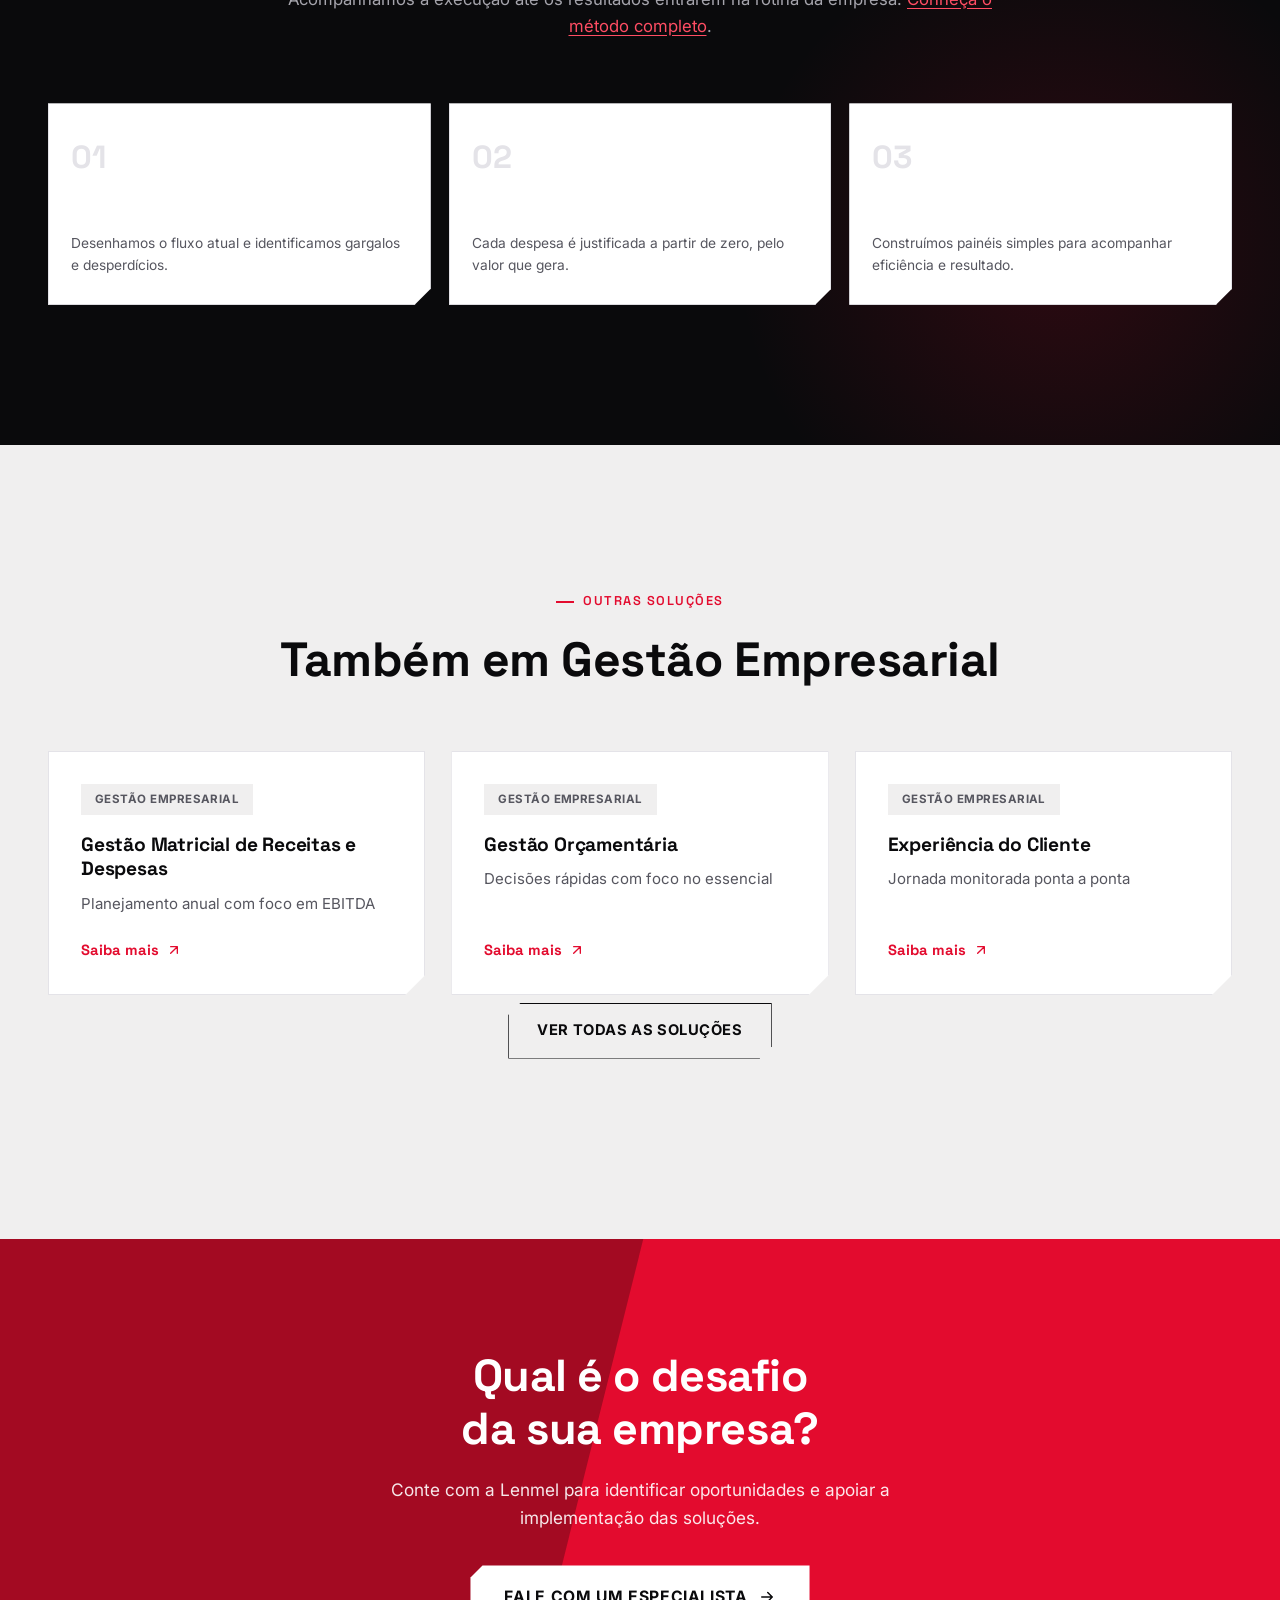
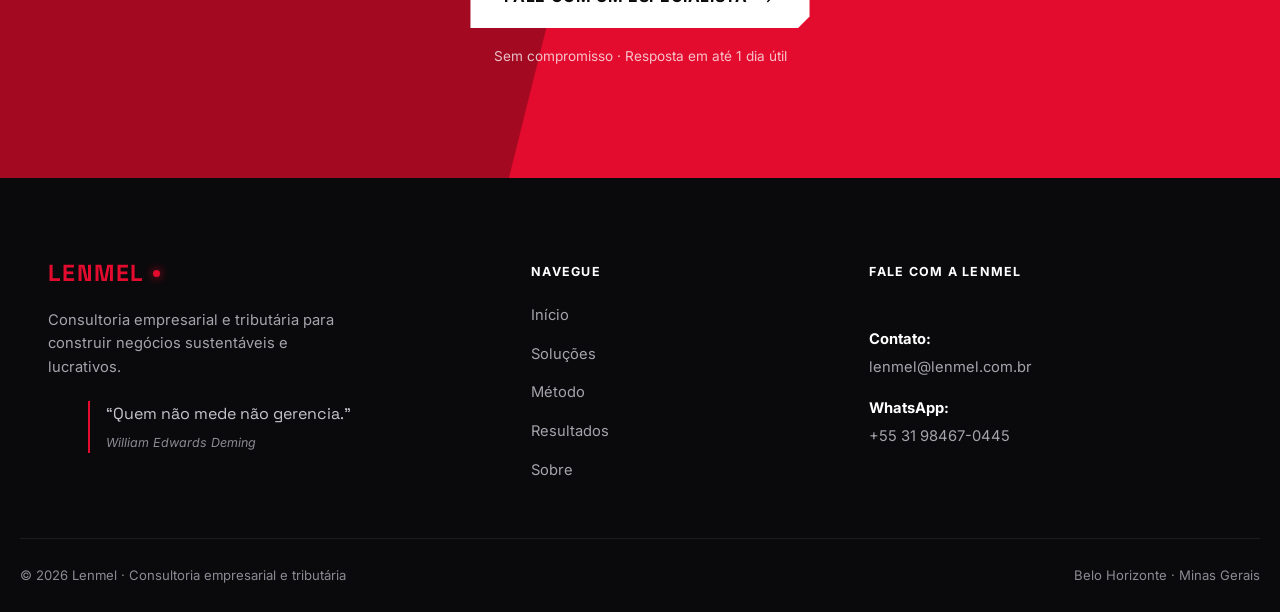
<file: solucao-indicadores-eficiencia-operacional.html>
<!DOCTYPE html>
<html lang="pt-BR">

<head>
  <meta charset="UTF-8">
  <meta name="viewport" content="width=device-width, initial-scale=1.0">
  <title>Indicadores e Eficiência Operacional | Lenmel</title>
  <meta name="description" content="Indicadores claros, Orçamento Base Zero e mapeamento de processos para gastar melhor e operar com mais eficiência.">
  <meta name="theme-color" content="#0A0A0C">
  <link rel="icon" href="favicon.svg" type="image/svg+xml">
  <link rel="icon" href="favicon.ico" sizes="any">
  <link rel="icon" href="favicon-32.png" type="image/png" sizes="32x32">
  <link rel="icon" href="favicon-16.png" type="image/png" sizes="16x16">
  <link rel="apple-touch-icon" href="apple-touch-icon.png">
  <link rel="preconnect" href="https://fonts.googleapis.com">
  <link rel="preconnect" href="https://fonts.gstatic.com" crossorigin>
  <link href="https://fonts.googleapis.com/css2?family=Space+Grotesk:wght@400;500;600;700&family=Inter:wght@400;500;600;700;800;900&display=swap" rel="stylesheet">
  <link rel="stylesheet" href="styles.css">
</head>

<body>

  <div class="noise-overlay" aria-hidden="true"></div>
  <div class="scroll-progress" id="scroll-progress" aria-hidden="true"></div>

  <header class="site-header" id="site-header">
    <div class="container header-inner">
      <a href="index.html" class="brand" aria-label="Lenmel"><span class="brand-logo">LENMEL<i></i></span></a>
      <nav class="main-nav">
        <a href="index.html" class="nav-link">// início</a>
        <a href="solucoes.html" class="nav-link">// soluções</a>
        <a href="index.html#metodo" class="nav-link">// método</a>
        <a href="index.html#resultados" class="nav-link">// resultados</a>
        <a href="index.html#sobre" class="nav-link">// sobre</a>
      </nav>
      <a href="index.html#contato" class="btn btn-primary header-cta js-open-specialist">Fale com um especialista</a>
      <button class="menu-toggle" id="menu-toggle" aria-label="Abrir menu" aria-expanded="false">
        <span></span><span></span><span></span>
      </button>
    </div>
  </header>

  <div class="mobile-nav" id="mobile-nav">
    <a href="index.html" class="nav-link" style="--i:0">Início</a>
    <a href="index.html#problemas" class="nav-link" style="--i:1">Problemas</a>
    <a href="solucoes.html" class="nav-link" style="--i:2">Soluções</a>
    <a href="index.html#metodo" class="nav-link" style="--i:3">Método</a>
    <a href="index.html#resultados" class="nav-link" style="--i:4">Resultados</a>
    <a href="index.html#sobre" class="nav-link" style="--i:5">Sobre</a>
    <a href="index.html#contato" class="btn btn-primary mobile-cta js-open-specialist" style="--i:6">Fale com um especialista</a>
  </div>
  <div class="mobile-nav-backdrop" id="mobile-nav-backdrop"></div>

  <main>
    <section class="hero page-hero">
      <div class="hero-diagonal" aria-hidden="true"></div>
      <div class="hero-glow hero-glow-1" aria-hidden="true"></div>
      <div class="hero-grid" aria-hidden="true"></div>
      <div class="container hero-inner">
        <nav class="breadcrumb" aria-label="Você está em"><a href="index.html">Início</a><span>/</span><a href="solucoes.html">Soluções</a><span>/</span><span>Indicadores e Eficiência Operacional</span></nav>
        <span class="tagline reveal"><span class="tagline-bracket">[</span> GESTÃO EMPRESARIAL <span class="tagline-bracket">]</span></span>
        <h1 class="hero-title reveal">Indicadores e Eficiência Operacional</h1>
        <div class="hero-foot reveal reveal-delay-1">
          <p class="hero-lede">Indicadores claros, Orçamento Base Zero e mapeamento de processos para gastar melhor e operar com mais eficiência.</p>
          <div class="hero-actions">
            <a href="index.html#contato" class="btn btn-primary btn-lg magnetic js-open-specialist"><span>Fale com um especialista</span>
              <svg viewBox="0 0 24 24" class="icon-arrow"><path d="M5 12h14M13 6l6 6-6 6" /></svg></a>
            <a href="solucoes.html" class="btn btn-outline btn-lg magnetic">Todas as soluções</a>
          </div>
        </div>
      </div>
    </section>

    <section class="section">
      <div class="container grid grid-2 detail-intro">
        <div class="reveal">
          <span class="eyebrow"><i></i>Visão geral</span>
          <h2 class="detail-title">Como a Lenmel atua em Indicadores e Eficiência Operacional</h2>
          <p class="detail-text">Combinamos o Orçamento Base Zero (OBZ), que questiona cada gasto desde o início, com o mapeamento de processos (BPM) e painéis de indicadores. O resultado é uma operação mais enxuta e decisões baseadas em dados.</p>
        </div>
        <div class="challenge-card reveal">
          <span class="eyebrow eyebrow-light"><i></i>Sua empresa enfrenta desafios como</span>
          <ul class="challenge-list">
            <li>Processos com retrabalho, prazos perdidos e esforço que não vira resultado.</li>
            <li>Gastos mantidos por hábito, sem revisão de necessidade.</li>
            <li>Gestão feita por intuição, sem indicadores confiáveis.</li>
          </ul>
        </div>
      </div>
    </section>

    <section class="section section-dark">
      <div class="dark-glow dark-glow-alt" aria-hidden="true"></div>
      <div class="container">
        <div class="section-head reveal">
          <span class="eyebrow eyebrow-light"><i></i>Como atuamos</span>
          <h2 class="text-light">Do diagnóstico à<br><span class="text-accent-glow">implementação</span></h2>
          <p class="text-muted-light">Acompanhamos a execução até os resultados entrarem na rotina da empresa. <a class="inline-link" href="index.html#metodo">Conheça o método completo</a>.</p>
        </div>
        <ol class="method-rail method-rail-3 reveal-group">
          <li class="method-step reveal"><span class="method-num">01</span><h3>Mapeamos os processos</h3><p>Desenhamos o fluxo atual e identificamos gargalos e desperdícios.</p></li>
          <li class="method-step reveal"><span class="method-num">02</span><h3>Revisamos gastos com OBZ</h3><p>Cada despesa é justificada a partir de zero, pelo valor que gera.</p></li>
          <li class="method-step reveal"><span class="method-num">03</span><h3>Definimos indicadores</h3><p>Construímos painéis simples para acompanhar eficiência e resultado.</p></li>
        </ol>
      </div>
    </section>

    <section class="section section-tint">
      <div class="container">
        <div class="section-head reveal">
          <span class="eyebrow"><i></i>Outras soluções</span>
          <h2>Também em Gestão Empresarial</h2>
        </div>
        <div class="grid grid-3 reveal-group">
          <a class="sol-card reveal" href="solucao-gestao-matricial-receitas-despesas.html">
            <span class="pill pill-neutral">Gestão Empresarial</span>
            <h3>Gestão Matricial de Receitas e Despesas</h3>
            <p>Planejamento anual com foco em EBITDA</p>
            <span class="link-arrow">Saiba mais <svg viewBox="0 0 24 24"><path d="M7 17 17 7M7 7h10v10" /></svg></span>
          </a>
          <a class="sol-card reveal" href="solucao-gestao-orcamentaria.html">
            <span class="pill pill-neutral">Gestão Empresarial</span>
            <h3>Gestão Orçamentária</h3>
            <p>Decisões rápidas com foco no essencial</p>
            <span class="link-arrow">Saiba mais <svg viewBox="0 0 24 24"><path d="M7 17 17 7M7 7h10v10" /></svg></span>
          </a>
          <a class="sol-card reveal" href="solucao-experiencia-do-cliente.html">
            <span class="pill pill-neutral">Gestão Empresarial</span>
            <h3>Experiência do Cliente</h3>
            <p>Jornada monitorada ponta a ponta</p>
            <span class="link-arrow">Saiba mais <svg viewBox="0 0 24 24"><path d="M7 17 17 7M7 7h10v10" /></svg></span>
          </a>
        </div>
        <div class="section-cta reveal"><a href="solucoes.html" class="btn btn-outline">Ver todas as soluções</a></div>
      </div>
    </section>

    <section class="cta-band reveal">
      <div class="cta-band-diagonal" aria-hidden="true"></div>
      <div class="container cta-band-inner">
        <h2>Qual é o desafio<br>da sua empresa?</h2>
        <p>Conte com a Lenmel para identificar oportunidades e apoiar a implementação das soluções.</p>
        <a href="index.html#contato" class="btn btn-light btn-lg magnetic js-open-specialist">Fale com um especialista
          <svg viewBox="0 0 24 24" class="icon-arrow"><path d="M5 12h14M13 6l6 6-6 6" /></svg>
        </a>
        <span class="cta-band-note">Sem compromisso · Resposta em até 1 dia útil</span>
      </div>
    </section>
  </main>

  <footer class="site-footer">
    <div class="container footer-grid">
      <div class="footer-brand">
        <span class="brand-logo">LENMEL<i></i></span>
        <p>Consultoria empresarial e tributária para construir negócios sustentáveis e lucrativos.</p>
        <blockquote class="footer-quote">“Quem não mede não gerencia.”<cite>William Edwards Deming</cite></blockquote>
      </div>
      <nav class="footer-nav">
        <span class="footer-heading">Navegue</span>
        <ul>
          <li><a href="index.html#inicio">Início</a></li>
          <li><a href="solucoes.html">Soluções</a></li>
          <li><a href="index.html#metodo">Método</a></li>
          <li><a href="index.html#resultados">Resultados</a></li>
          <li><a href="index.html#sobre">Sobre</a></li>
        </ul>
      </nav>
      <div class="footer-contacts">
        <span class="footer-heading">Fale com a Lenmel</span>
        <div class="footer-person">
          <span class="footer-label">Contato:</span>
          <a href="mailto:lenmel@lenmel.com.br">lenmel@lenmel.com.br</a>
          <span class="footer-label">WhatsApp:</span>
          <a href="https://wa.me/5531984670445?text=Ol%C3%A1%2C%20vim%20pelo%20site%20da%20Lenmel%20e%20gostaria%20de%20pedir%20uma%20informa%C3%A7%C3%A3o%21" target="_blank" rel="noopener">+55 31 98467-0445</a>
        </div>
      </div>
    </div>
    <div class="container footer-bottom">
      <span>© <span id="footer-year">2026</span> Lenmel · Consultoria empresarial e tributária</span>
      <span>Belo Horizonte · Minas Gerais</span>
    </div>
  </footer>

  <button class="back-to-top" id="back-to-top" aria-label="Voltar ao topo">
    <svg viewBox="0 0 24 24"><path d="M12 19V5M5 12l7-7 7 7" /></svg>
  </button>

  <div class="specialist-modal" id="specialist-modal" aria-hidden="true">
    <div class="specialist-modal-backdrop" id="specialist-modal-backdrop"></div>
    <div class="specialist-modal-panel" role="dialog" aria-modal="true" aria-labelledby="specialist-modal-title">
      <button class="specialist-modal-close" id="specialist-modal-close" aria-label="Fechar">
        <svg viewBox="0 0 24 24"><path d="M6 6l12 12M18 6 6 18"/></svg>
      </button>
      <span class="eyebrow specialist-modal-eyebrow"><i></i>Fale com um especialista</span>
      <h3 id="specialist-modal-title">Sobre qual tema você quer falar?</h3>
      <p class="specialist-modal-sub">Escolha o tema e a conversa abre direto no WhatsApp da Lenmel.</p>
      <div class="specialist-cards">
        <a class="specialist-card" href="https://wa.me/5531984670445?text=Ol%C3%A1%2C%20vim%20pelo%20site%20da%20Lenmel%20e%20gostaria%20de%20falar%20sobre%20Gest%C3%A3o%20Empresarial." target="_blank" rel="noopener">
          <span class="specialist-icon"><svg viewBox="0 0 24 24"><path d="M4 20V10M12 20V4M20 20v-7"/></svg></span>
          <div class="specialist-card-body"><strong>Gestão Empresarial</strong><span class="specialist-desc">Orçamento, indicadores e eficiência operacional.</span></div>
          <span class="specialist-card-cta">Chamar no WhatsApp <svg viewBox="0 0 24 24"><path d="M21 11.5a8.5 8.5 0 0 1-12.4 7.5L3 20l1.1-5.4A8.5 8.5 0 1 1 21 11.5Z"/></svg></span>
        </a>
        <a class="specialist-card" href="https://wa.me/5531984670445?text=Ol%C3%A1%2C%20vim%20pelo%20site%20da%20Lenmel%20e%20gostaria%20de%20falar%20sobre%20Fiscal%20e%20Tribut%C3%A1rio." target="_blank" rel="noopener">
          <span class="specialist-icon"><svg viewBox="0 0 24 24"><path d="M12 2 4 5v6c0 5 3.5 8.5 8 11 4.5-2.5 8-6 8-11V5Z"/></svg></span>
          <div class="specialist-card-body"><strong>Fiscal & Tributário</strong><span class="specialist-desc">Planejamento, recuperação de créditos e Reforma Tributária.</span></div>
          <span class="specialist-card-cta">Chamar no WhatsApp <svg viewBox="0 0 24 24"><path d="M21 11.5a8.5 8.5 0 0 1-12.4 7.5L3 20l1.1-5.4A8.5 8.5 0 1 1 21 11.5Z"/></svg></span>
        </a>
        <a class="specialist-card" href="https://wa.me/5531984670445?text=Ol%C3%A1%2C%20vim%20pelo%20site%20da%20Lenmel%20e%20gostaria%20de%20pedir%20uma%20informa%C3%A7%C3%A3o%21" target="_blank" rel="noopener">
          <span class="specialist-icon"><svg viewBox="0 0 24 24"><path d="M9 3h6v4h4v6h-4v4H9v-4H5V7h4Z"/></svg></span>
          <div class="specialist-card-body"><strong>Outro assunto</strong><span class="specialist-desc">Conte o seu desafio e direcionamos para o especialista.</span></div>
          <span class="specialist-card-cta">Chamar no WhatsApp <svg viewBox="0 0 24 24"><path d="M21 11.5a8.5 8.5 0 0 1-12.4 7.5L3 20l1.1-5.4A8.5 8.5 0 1 1 21 11.5Z"/></svg></span>
        </a>
      </div>
    </div>
  </div>

  <script src="script.js"></script>
</body>

</html>
</file>
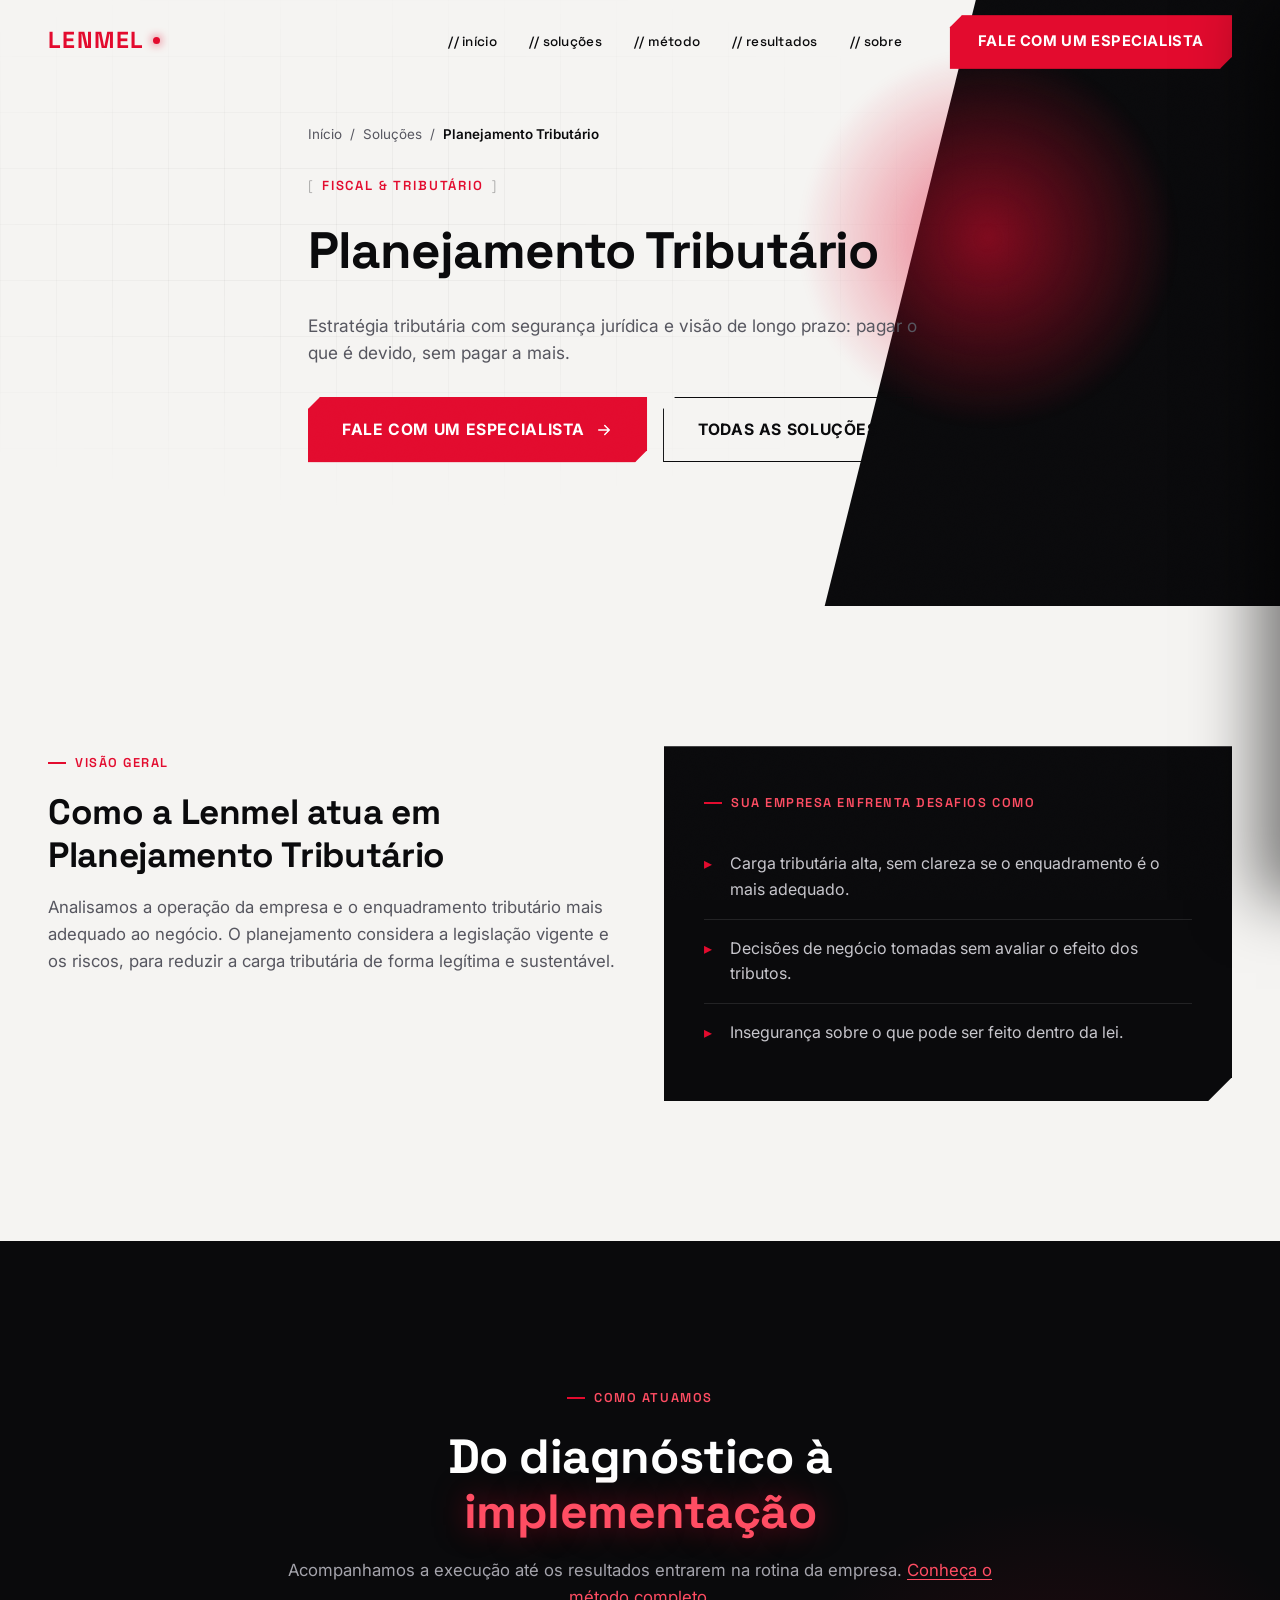
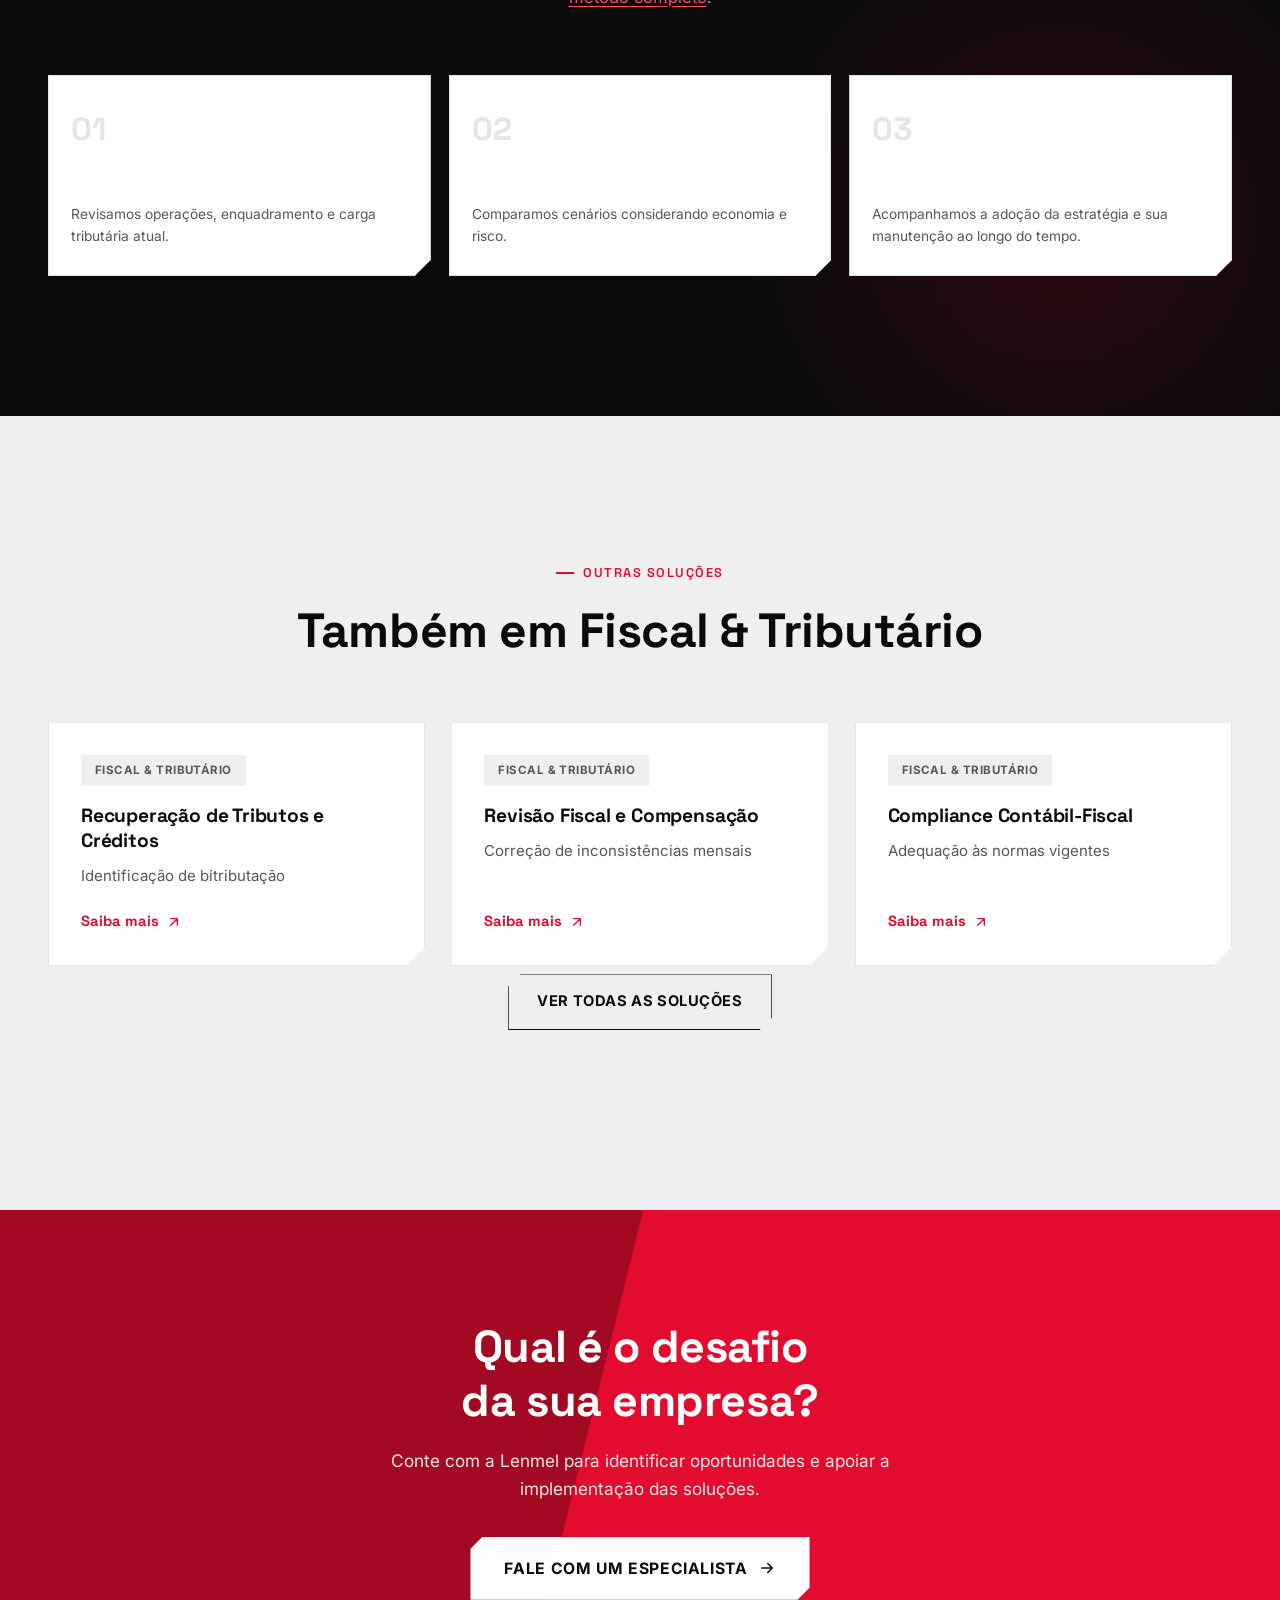
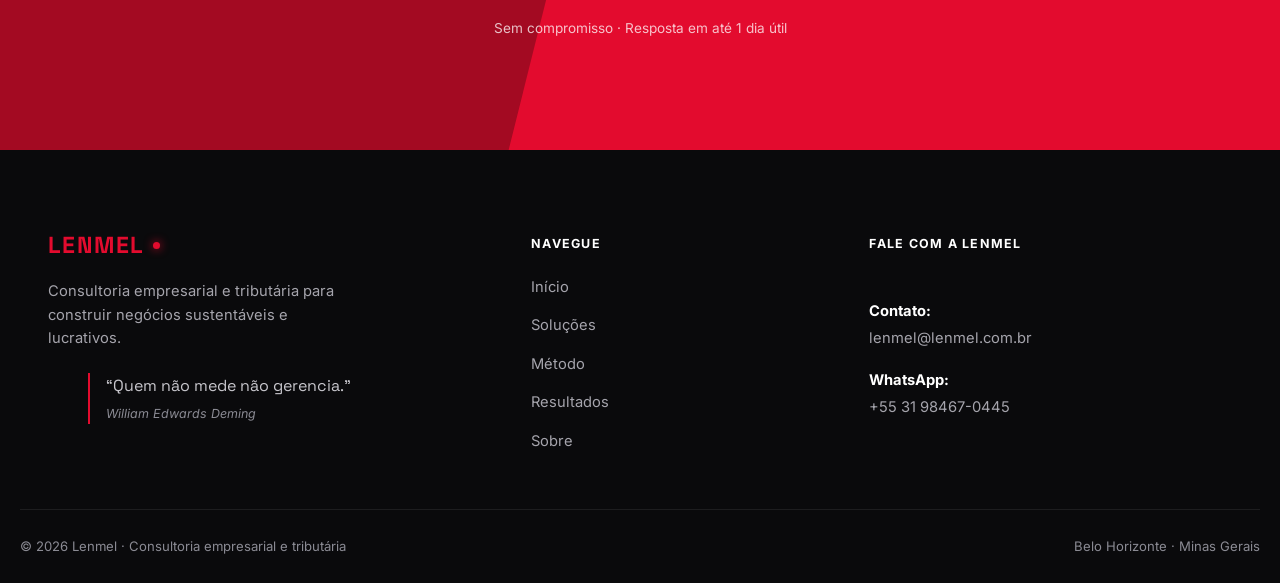
<file: solucao-planejamento-tributario.html>
<!DOCTYPE html>
<html lang="pt-BR">

<head>
  <meta charset="UTF-8">
  <meta name="viewport" content="width=device-width, initial-scale=1.0">
  <title>Planejamento Tributário | Lenmel</title>
  <meta name="description" content="Estratégia tributária com segurança jurídica e visão de longo prazo: pagar o que é devido, sem pagar a mais.">
  <meta name="theme-color" content="#0A0A0C">
  <link rel="icon" href="favicon.svg" type="image/svg+xml">
  <link rel="icon" href="favicon.ico" sizes="any">
  <link rel="icon" href="favicon-32.png" type="image/png" sizes="32x32">
  <link rel="icon" href="favicon-16.png" type="image/png" sizes="16x16">
  <link rel="apple-touch-icon" href="apple-touch-icon.png">
  <link rel="preconnect" href="https://fonts.googleapis.com">
  <link rel="preconnect" href="https://fonts.gstatic.com" crossorigin>
  <link href="https://fonts.googleapis.com/css2?family=Space+Grotesk:wght@400;500;600;700&family=Inter:wght@400;500;600;700;800;900&display=swap" rel="stylesheet">
  <link rel="stylesheet" href="styles.css">
</head>

<body>

  <div class="noise-overlay" aria-hidden="true"></div>
  <div class="scroll-progress" id="scroll-progress" aria-hidden="true"></div>

  <header class="site-header" id="site-header">
    <div class="container header-inner">
      <a href="index.html" class="brand" aria-label="Lenmel"><span class="brand-logo">LENMEL<i></i></span></a>
      <nav class="main-nav">
        <a href="index.html" class="nav-link">// início</a>
        <a href="solucoes.html" class="nav-link">// soluções</a>
        <a href="index.html#metodo" class="nav-link">// método</a>
        <a href="index.html#resultados" class="nav-link">// resultados</a>
        <a href="index.html#sobre" class="nav-link">// sobre</a>
      </nav>
      <a href="index.html#contato" class="btn btn-primary header-cta js-open-specialist">Fale com um especialista</a>
      <button class="menu-toggle" id="menu-toggle" aria-label="Abrir menu" aria-expanded="false">
        <span></span><span></span><span></span>
      </button>
    </div>
  </header>

  <div class="mobile-nav" id="mobile-nav">
    <a href="index.html" class="nav-link" style="--i:0">Início</a>
    <a href="index.html#problemas" class="nav-link" style="--i:1">Problemas</a>
    <a href="solucoes.html" class="nav-link" style="--i:2">Soluções</a>
    <a href="index.html#metodo" class="nav-link" style="--i:3">Método</a>
    <a href="index.html#resultados" class="nav-link" style="--i:4">Resultados</a>
    <a href="index.html#sobre" class="nav-link" style="--i:5">Sobre</a>
    <a href="index.html#contato" class="btn btn-primary mobile-cta js-open-specialist" style="--i:6">Fale com um especialista</a>
  </div>
  <div class="mobile-nav-backdrop" id="mobile-nav-backdrop"></div>

  <main>
    <section class="hero page-hero">
      <div class="hero-diagonal" aria-hidden="true"></div>
      <div class="hero-glow hero-glow-1" aria-hidden="true"></div>
      <div class="hero-grid" aria-hidden="true"></div>
      <div class="container hero-inner">
        <nav class="breadcrumb" aria-label="Você está em"><a href="index.html">Início</a><span>/</span><a href="solucoes.html">Soluções</a><span>/</span><span>Planejamento Tributário</span></nav>
        <span class="tagline reveal"><span class="tagline-bracket">[</span> FISCAL & TRIBUTÁRIO <span class="tagline-bracket">]</span></span>
        <h1 class="hero-title reveal">Planejamento Tributário</h1>
        <div class="hero-foot reveal reveal-delay-1">
          <p class="hero-lede">Estratégia tributária com segurança jurídica e visão de longo prazo: pagar o que é devido, sem pagar a mais.</p>
          <div class="hero-actions">
            <a href="index.html#contato" class="btn btn-primary btn-lg magnetic js-open-specialist"><span>Fale com um especialista</span>
              <svg viewBox="0 0 24 24" class="icon-arrow"><path d="M5 12h14M13 6l6 6-6 6" /></svg></a>
            <a href="solucoes.html" class="btn btn-outline btn-lg magnetic">Todas as soluções</a>
          </div>
        </div>
      </div>
    </section>

    <section class="section">
      <div class="container grid grid-2 detail-intro">
        <div class="reveal">
          <span class="eyebrow"><i></i>Visão geral</span>
          <h2 class="detail-title">Como a Lenmel atua em Planejamento Tributário</h2>
          <p class="detail-text">Analisamos a operação da empresa e o enquadramento tributário mais adequado ao negócio. O planejamento considera a legislação vigente e os riscos, para reduzir a carga tributária de forma legítima e sustentável.</p>
        </div>
        <div class="challenge-card reveal">
          <span class="eyebrow eyebrow-light"><i></i>Sua empresa enfrenta desafios como</span>
          <ul class="challenge-list">
            <li>Carga tributária alta, sem clareza se o enquadramento é o mais adequado.</li>
            <li>Decisões de negócio tomadas sem avaliar o efeito dos tributos.</li>
            <li>Insegurança sobre o que pode ser feito dentro da lei.</li>
          </ul>
        </div>
      </div>
    </section>

    <section class="section section-dark">
      <div class="dark-glow dark-glow-alt" aria-hidden="true"></div>
      <div class="container">
        <div class="section-head reveal">
          <span class="eyebrow eyebrow-light"><i></i>Como atuamos</span>
          <h2 class="text-light">Do diagnóstico à<br><span class="text-accent-glow">implementação</span></h2>
          <p class="text-muted-light">Acompanhamos a execução até os resultados entrarem na rotina da empresa. <a class="inline-link" href="index.html#metodo">Conheça o método completo</a>.</p>
        </div>
        <ol class="method-rail method-rail-3 reveal-group">
          <li class="method-step reveal"><span class="method-num">01</span><h3>Diagnosticamos a situação</h3><p>Revisamos operações, enquadramento e carga tributária atual.</p></li>
          <li class="method-step reveal"><span class="method-num">02</span><h3>Avaliamos alternativas</h3><p>Comparamos cenários considerando economia e risco.</p></li>
          <li class="method-step reveal"><span class="method-num">03</span><h3>Apoiamos a implementação</h3><p>Acompanhamos a adoção da estratégia e sua manutenção ao longo do tempo.</p></li>
        </ol>
      </div>
    </section>

    <section class="section section-tint">
      <div class="container">
        <div class="section-head reveal">
          <span class="eyebrow"><i></i>Outras soluções</span>
          <h2>Também em Fiscal & Tributário</h2>
        </div>
        <div class="grid grid-3 reveal-group">
          <a class="sol-card reveal" href="solucao-recuperacao-tributos-creditos.html">
            <span class="pill pill-neutral">Fiscal & Tributário</span>
            <h3>Recuperação de Tributos e Créditos</h3>
            <p>Identificação de bitributação</p>
            <span class="link-arrow">Saiba mais <svg viewBox="0 0 24 24"><path d="M7 17 17 7M7 7h10v10" /></svg></span>
          </a>
          <a class="sol-card reveal" href="solucao-revisao-fiscal-compensacao.html">
            <span class="pill pill-neutral">Fiscal & Tributário</span>
            <h3>Revisão Fiscal e Compensação</h3>
            <p>Correção de inconsistências mensais</p>
            <span class="link-arrow">Saiba mais <svg viewBox="0 0 24 24"><path d="M7 17 17 7M7 7h10v10" /></svg></span>
          </a>
          <a class="sol-card reveal" href="solucao-compliance-contabil-fiscal.html">
            <span class="pill pill-neutral">Fiscal & Tributário</span>
            <h3>Compliance Contábil-Fiscal</h3>
            <p>Adequação às normas vigentes</p>
            <span class="link-arrow">Saiba mais <svg viewBox="0 0 24 24"><path d="M7 17 17 7M7 7h10v10" /></svg></span>
          </a>
        </div>
        <div class="section-cta reveal"><a href="solucoes.html" class="btn btn-outline">Ver todas as soluções</a></div>
      </div>
    </section>

    <section class="cta-band reveal">
      <div class="cta-band-diagonal" aria-hidden="true"></div>
      <div class="container cta-band-inner">
        <h2>Qual é o desafio<br>da sua empresa?</h2>
        <p>Conte com a Lenmel para identificar oportunidades e apoiar a implementação das soluções.</p>
        <a href="index.html#contato" class="btn btn-light btn-lg magnetic js-open-specialist">Fale com um especialista
          <svg viewBox="0 0 24 24" class="icon-arrow"><path d="M5 12h14M13 6l6 6-6 6" /></svg>
        </a>
        <span class="cta-band-note">Sem compromisso · Resposta em até 1 dia útil</span>
      </div>
    </section>
  </main>

  <footer class="site-footer">
    <div class="container footer-grid">
      <div class="footer-brand">
        <span class="brand-logo">LENMEL<i></i></span>
        <p>Consultoria empresarial e tributária para construir negócios sustentáveis e lucrativos.</p>
        <blockquote class="footer-quote">“Quem não mede não gerencia.”<cite>William Edwards Deming</cite></blockquote>
      </div>
      <nav class="footer-nav">
        <span class="footer-heading">Navegue</span>
        <ul>
          <li><a href="index.html#inicio">Início</a></li>
          <li><a href="solucoes.html">Soluções</a></li>
          <li><a href="index.html#metodo">Método</a></li>
          <li><a href="index.html#resultados">Resultados</a></li>
          <li><a href="index.html#sobre">Sobre</a></li>
        </ul>
      </nav>
      <div class="footer-contacts">
        <span class="footer-heading">Fale com a Lenmel</span>
        <div class="footer-person">
          <span class="footer-label">Contato:</span>
          <a href="mailto:lenmel@lenmel.com.br">lenmel@lenmel.com.br</a>
          <span class="footer-label">WhatsApp:</span>
          <a href="https://wa.me/5531984670445?text=Ol%C3%A1%2C%20vim%20pelo%20site%20da%20Lenmel%20e%20gostaria%20de%20pedir%20uma%20informa%C3%A7%C3%A3o%21" target="_blank" rel="noopener">+55 31 98467-0445</a>
        </div>
      </div>
    </div>
    <div class="container footer-bottom">
      <span>© <span id="footer-year">2026</span> Lenmel · Consultoria empresarial e tributária</span>
      <span>Belo Horizonte · Minas Gerais</span>
    </div>
  </footer>

  <button class="back-to-top" id="back-to-top" aria-label="Voltar ao topo">
    <svg viewBox="0 0 24 24"><path d="M12 19V5M5 12l7-7 7 7" /></svg>
  </button>

  <div class="specialist-modal" id="specialist-modal" aria-hidden="true">
    <div class="specialist-modal-backdrop" id="specialist-modal-backdrop"></div>
    <div class="specialist-modal-panel" role="dialog" aria-modal="true" aria-labelledby="specialist-modal-title">
      <button class="specialist-modal-close" id="specialist-modal-close" aria-label="Fechar">
        <svg viewBox="0 0 24 24"><path d="M6 6l12 12M18 6 6 18"/></svg>
      </button>
      <span class="eyebrow specialist-modal-eyebrow"><i></i>Fale com um especialista</span>
      <h3 id="specialist-modal-title">Sobre qual tema você quer falar?</h3>
      <p class="specialist-modal-sub">Escolha o tema e a conversa abre direto no WhatsApp da Lenmel.</p>
      <div class="specialist-cards">
        <a class="specialist-card" href="https://wa.me/5531984670445?text=Ol%C3%A1%2C%20vim%20pelo%20site%20da%20Lenmel%20e%20gostaria%20de%20falar%20sobre%20Gest%C3%A3o%20Empresarial." target="_blank" rel="noopener">
          <span class="specialist-icon"><svg viewBox="0 0 24 24"><path d="M4 20V10M12 20V4M20 20v-7"/></svg></span>
          <div class="specialist-card-body"><strong>Gestão Empresarial</strong><span class="specialist-desc">Orçamento, indicadores e eficiência operacional.</span></div>
          <span class="specialist-card-cta">Chamar no WhatsApp <svg viewBox="0 0 24 24"><path d="M21 11.5a8.5 8.5 0 0 1-12.4 7.5L3 20l1.1-5.4A8.5 8.5 0 1 1 21 11.5Z"/></svg></span>
        </a>
        <a class="specialist-card" href="https://wa.me/5531984670445?text=Ol%C3%A1%2C%20vim%20pelo%20site%20da%20Lenmel%20e%20gostaria%20de%20falar%20sobre%20Fiscal%20e%20Tribut%C3%A1rio." target="_blank" rel="noopener">
          <span class="specialist-icon"><svg viewBox="0 0 24 24"><path d="M12 2 4 5v6c0 5 3.5 8.5 8 11 4.5-2.5 8-6 8-11V5Z"/></svg></span>
          <div class="specialist-card-body"><strong>Fiscal & Tributário</strong><span class="specialist-desc">Planejamento, recuperação de créditos e Reforma Tributária.</span></div>
          <span class="specialist-card-cta">Chamar no WhatsApp <svg viewBox="0 0 24 24"><path d="M21 11.5a8.5 8.5 0 0 1-12.4 7.5L3 20l1.1-5.4A8.5 8.5 0 1 1 21 11.5Z"/></svg></span>
        </a>
        <a class="specialist-card" href="https://wa.me/5531984670445?text=Ol%C3%A1%2C%20vim%20pelo%20site%20da%20Lenmel%20e%20gostaria%20de%20pedir%20uma%20informa%C3%A7%C3%A3o%21" target="_blank" rel="noopener">
          <span class="specialist-icon"><svg viewBox="0 0 24 24"><path d="M9 3h6v4h4v6h-4v4H9v-4H5V7h4Z"/></svg></span>
          <div class="specialist-card-body"><strong>Outro assunto</strong><span class="specialist-desc">Conte o seu desafio e direcionamos para o especialista.</span></div>
          <span class="specialist-card-cta">Chamar no WhatsApp <svg viewBox="0 0 24 24"><path d="M21 11.5a8.5 8.5 0 0 1-12.4 7.5L3 20l1.1-5.4A8.5 8.5 0 1 1 21 11.5Z"/></svg></span>
        </a>
      </div>
    </div>
  </div>

  <script src="script.js"></script>
</body>

</html>
</file>
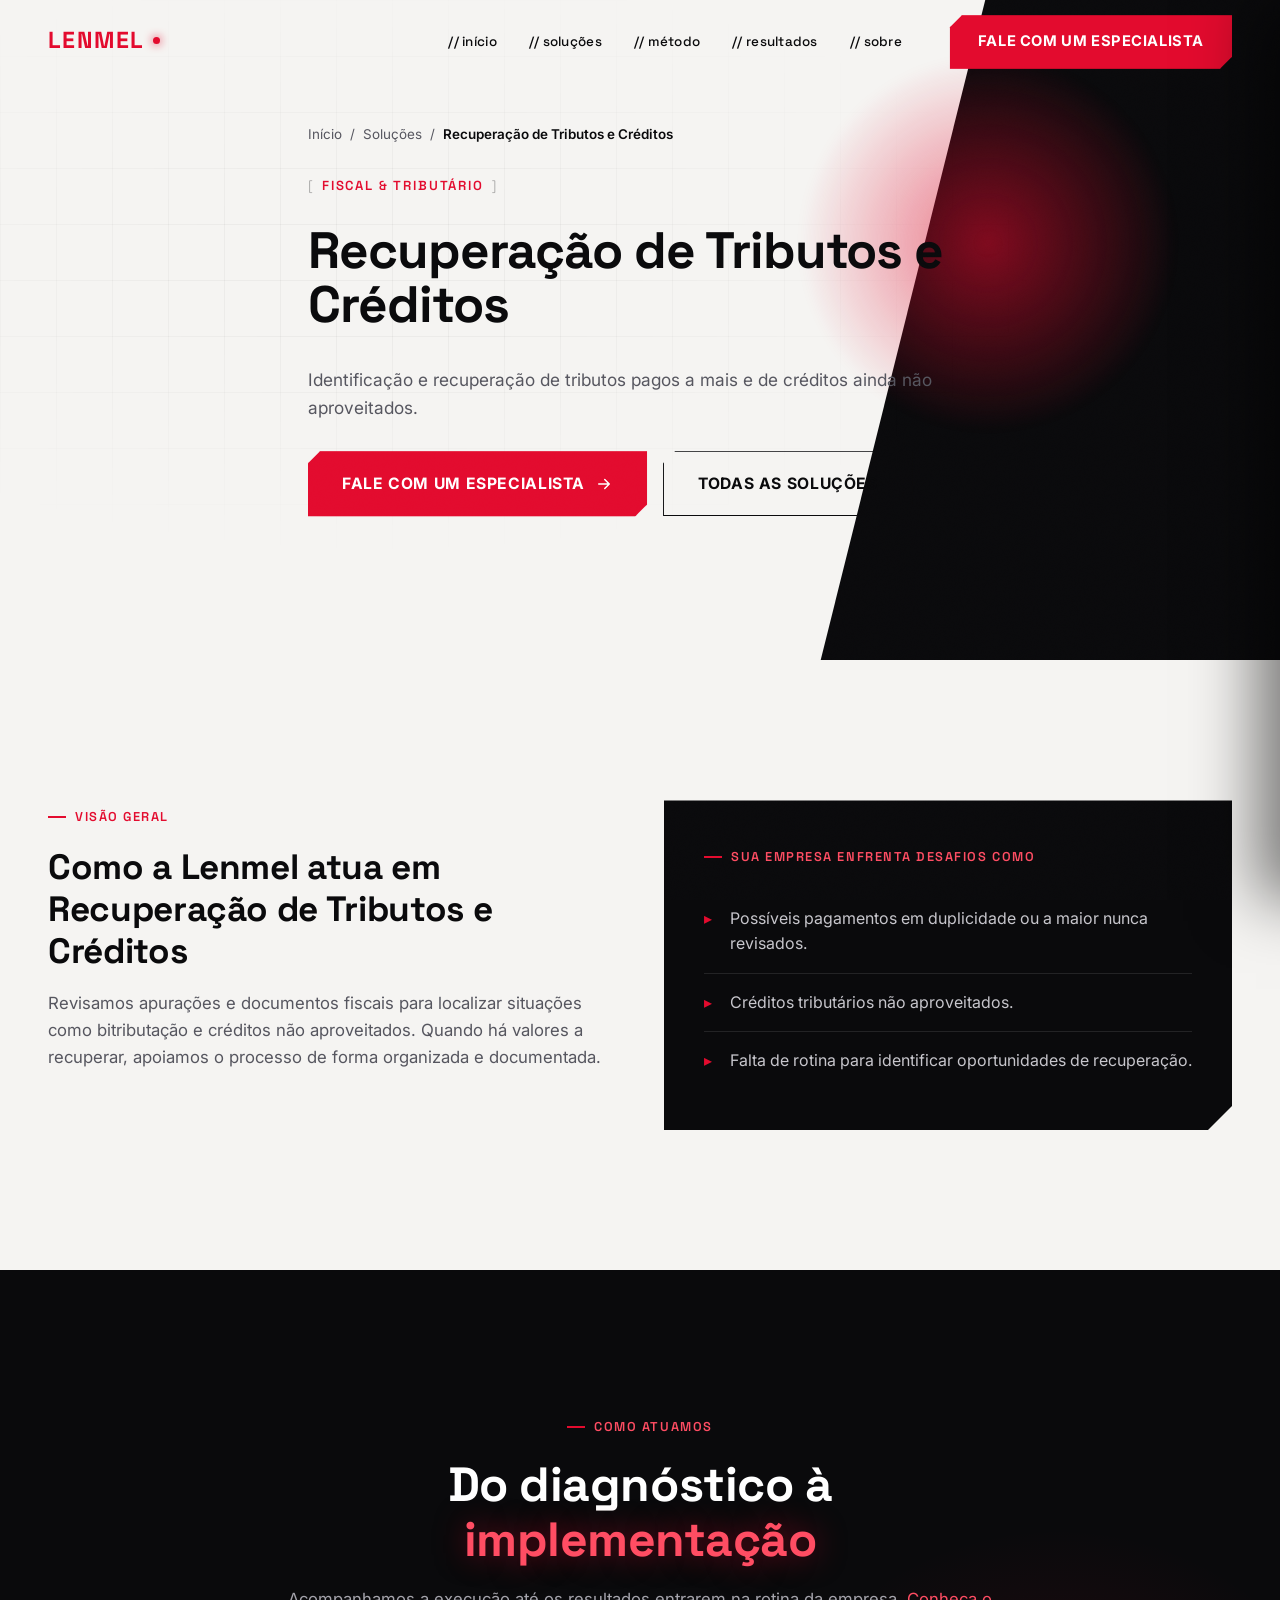
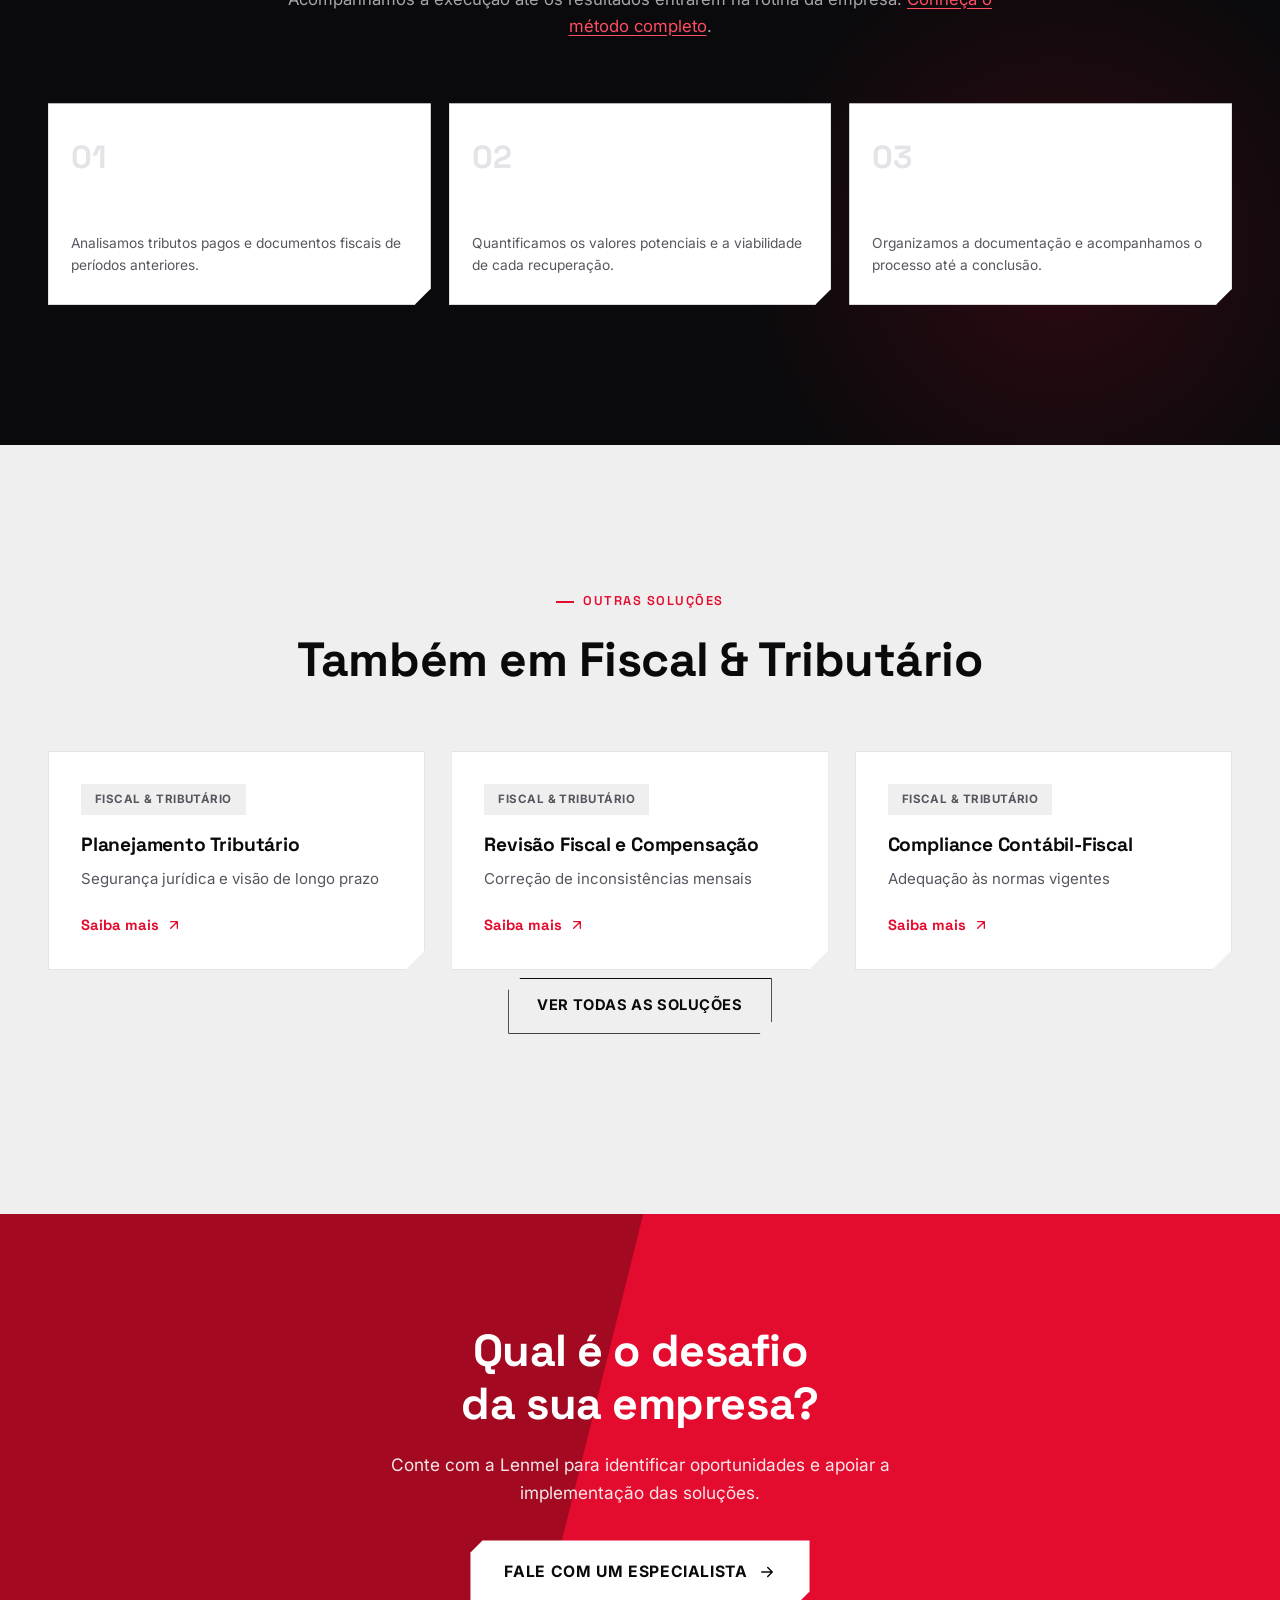
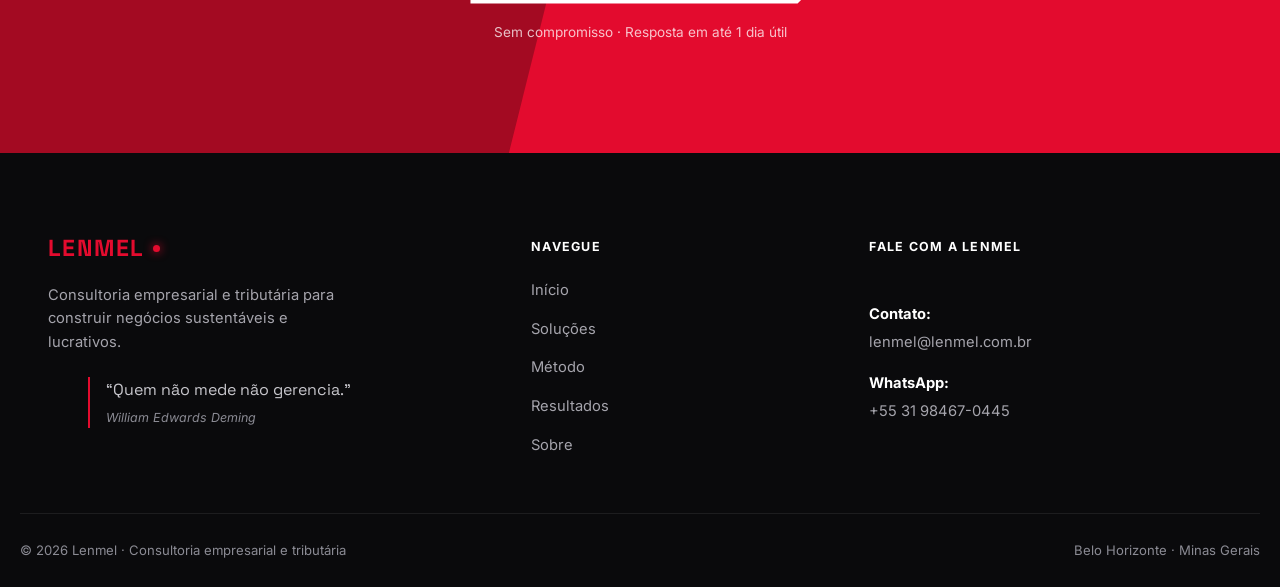
<file: solucao-recuperacao-tributos-creditos.html>
<!DOCTYPE html>
<html lang="pt-BR">

<head>
  <meta charset="UTF-8">
  <meta name="viewport" content="width=device-width, initial-scale=1.0">
  <title>Recuperação de Tributos e Créditos | Lenmel</title>
  <meta name="description" content="Identificação e recuperação de tributos pagos a mais e de créditos ainda não aproveitados.">
  <meta name="theme-color" content="#0A0A0C">
  <link rel="icon" href="favicon.svg" type="image/svg+xml">
  <link rel="icon" href="favicon.ico" sizes="any">
  <link rel="icon" href="favicon-32.png" type="image/png" sizes="32x32">
  <link rel="icon" href="favicon-16.png" type="image/png" sizes="16x16">
  <link rel="apple-touch-icon" href="apple-touch-icon.png">
  <link rel="preconnect" href="https://fonts.googleapis.com">
  <link rel="preconnect" href="https://fonts.gstatic.com" crossorigin>
  <link href="https://fonts.googleapis.com/css2?family=Space+Grotesk:wght@400;500;600;700&family=Inter:wght@400;500;600;700;800;900&display=swap" rel="stylesheet">
  <link rel="stylesheet" href="styles.css">
</head>

<body>

  <div class="noise-overlay" aria-hidden="true"></div>
  <div class="scroll-progress" id="scroll-progress" aria-hidden="true"></div>

  <header class="site-header" id="site-header">
    <div class="container header-inner">
      <a href="index.html" class="brand" aria-label="Lenmel"><span class="brand-logo">LENMEL<i></i></span></a>
      <nav class="main-nav">
        <a href="index.html" class="nav-link">// início</a>
        <a href="solucoes.html" class="nav-link">// soluções</a>
        <a href="index.html#metodo" class="nav-link">// método</a>
        <a href="index.html#resultados" class="nav-link">// resultados</a>
        <a href="index.html#sobre" class="nav-link">// sobre</a>
      </nav>
      <a href="index.html#contato" class="btn btn-primary header-cta js-open-specialist">Fale com um especialista</a>
      <button class="menu-toggle" id="menu-toggle" aria-label="Abrir menu" aria-expanded="false">
        <span></span><span></span><span></span>
      </button>
    </div>
  </header>

  <div class="mobile-nav" id="mobile-nav">
    <a href="index.html" class="nav-link" style="--i:0">Início</a>
    <a href="index.html#problemas" class="nav-link" style="--i:1">Problemas</a>
    <a href="solucoes.html" class="nav-link" style="--i:2">Soluções</a>
    <a href="index.html#metodo" class="nav-link" style="--i:3">Método</a>
    <a href="index.html#resultados" class="nav-link" style="--i:4">Resultados</a>
    <a href="index.html#sobre" class="nav-link" style="--i:5">Sobre</a>
    <a href="index.html#contato" class="btn btn-primary mobile-cta js-open-specialist" style="--i:6">Fale com um especialista</a>
  </div>
  <div class="mobile-nav-backdrop" id="mobile-nav-backdrop"></div>

  <main>
    <section class="hero page-hero">
      <div class="hero-diagonal" aria-hidden="true"></div>
      <div class="hero-glow hero-glow-1" aria-hidden="true"></div>
      <div class="hero-grid" aria-hidden="true"></div>
      <div class="container hero-inner">
        <nav class="breadcrumb" aria-label="Você está em"><a href="index.html">Início</a><span>/</span><a href="solucoes.html">Soluções</a><span>/</span><span>Recuperação de Tributos e Créditos</span></nav>
        <span class="tagline reveal"><span class="tagline-bracket">[</span> FISCAL & TRIBUTÁRIO <span class="tagline-bracket">]</span></span>
        <h1 class="hero-title reveal">Recuperação de Tributos e Créditos</h1>
        <div class="hero-foot reveal reveal-delay-1">
          <p class="hero-lede">Identificação e recuperação de tributos pagos a mais e de créditos ainda não aproveitados.</p>
          <div class="hero-actions">
            <a href="index.html#contato" class="btn btn-primary btn-lg magnetic js-open-specialist"><span>Fale com um especialista</span>
              <svg viewBox="0 0 24 24" class="icon-arrow"><path d="M5 12h14M13 6l6 6-6 6" /></svg></a>
            <a href="solucoes.html" class="btn btn-outline btn-lg magnetic">Todas as soluções</a>
          </div>
        </div>
      </div>
    </section>

    <section class="section">
      <div class="container grid grid-2 detail-intro">
        <div class="reveal">
          <span class="eyebrow"><i></i>Visão geral</span>
          <h2 class="detail-title">Como a Lenmel atua em Recuperação de Tributos e Créditos</h2>
          <p class="detail-text">Revisamos apurações e documentos fiscais para localizar situações como bitributação e créditos não aproveitados. Quando há valores a recuperar, apoiamos o processo de forma organizada e documentada.</p>
        </div>
        <div class="challenge-card reveal">
          <span class="eyebrow eyebrow-light"><i></i>Sua empresa enfrenta desafios como</span>
          <ul class="challenge-list">
            <li>Possíveis pagamentos em duplicidade ou a maior nunca revisados.</li>
            <li>Créditos tributários não aproveitados.</li>
            <li>Falta de rotina para identificar oportunidades de recuperação.</li>
          </ul>
        </div>
      </div>
    </section>

    <section class="section section-dark">
      <div class="dark-glow dark-glow-alt" aria-hidden="true"></div>
      <div class="container">
        <div class="section-head reveal">
          <span class="eyebrow eyebrow-light"><i></i>Como atuamos</span>
          <h2 class="text-light">Do diagnóstico à<br><span class="text-accent-glow">implementação</span></h2>
          <p class="text-muted-light">Acompanhamos a execução até os resultados entrarem na rotina da empresa. <a class="inline-link" href="index.html#metodo">Conheça o método completo</a>.</p>
        </div>
        <ol class="method-rail method-rail-3 reveal-group">
          <li class="method-step reveal"><span class="method-num">01</span><h3>Revisamos as apurações</h3><p>Analisamos tributos pagos e documentos fiscais de períodos anteriores.</p></li>
          <li class="method-step reveal"><span class="method-num">02</span><h3>Identificamos oportunidades</h3><p>Quantificamos os valores potenciais e a viabilidade de cada recuperação.</p></li>
          <li class="method-step reveal"><span class="method-num">03</span><h3>Apoiamos a recuperação</h3><p>Organizamos a documentação e acompanhamos o processo até a conclusão.</p></li>
        </ol>
      </div>
    </section>

    <section class="section section-tint">
      <div class="container">
        <div class="section-head reveal">
          <span class="eyebrow"><i></i>Outras soluções</span>
          <h2>Também em Fiscal & Tributário</h2>
        </div>
        <div class="grid grid-3 reveal-group">
          <a class="sol-card reveal" href="solucao-planejamento-tributario.html">
            <span class="pill pill-neutral">Fiscal & Tributário</span>
            <h3>Planejamento Tributário</h3>
            <p>Segurança jurídica e visão de longo prazo</p>
            <span class="link-arrow">Saiba mais <svg viewBox="0 0 24 24"><path d="M7 17 17 7M7 7h10v10" /></svg></span>
          </a>
          <a class="sol-card reveal" href="solucao-revisao-fiscal-compensacao.html">
            <span class="pill pill-neutral">Fiscal & Tributário</span>
            <h3>Revisão Fiscal e Compensação</h3>
            <p>Correção de inconsistências mensais</p>
            <span class="link-arrow">Saiba mais <svg viewBox="0 0 24 24"><path d="M7 17 17 7M7 7h10v10" /></svg></span>
          </a>
          <a class="sol-card reveal" href="solucao-compliance-contabil-fiscal.html">
            <span class="pill pill-neutral">Fiscal & Tributário</span>
            <h3>Compliance Contábil-Fiscal</h3>
            <p>Adequação às normas vigentes</p>
            <span class="link-arrow">Saiba mais <svg viewBox="0 0 24 24"><path d="M7 17 17 7M7 7h10v10" /></svg></span>
          </a>
        </div>
        <div class="section-cta reveal"><a href="solucoes.html" class="btn btn-outline">Ver todas as soluções</a></div>
      </div>
    </section>

    <section class="cta-band reveal">
      <div class="cta-band-diagonal" aria-hidden="true"></div>
      <div class="container cta-band-inner">
        <h2>Qual é o desafio<br>da sua empresa?</h2>
        <p>Conte com a Lenmel para identificar oportunidades e apoiar a implementação das soluções.</p>
        <a href="index.html#contato" class="btn btn-light btn-lg magnetic js-open-specialist">Fale com um especialista
          <svg viewBox="0 0 24 24" class="icon-arrow"><path d="M5 12h14M13 6l6 6-6 6" /></svg>
        </a>
        <span class="cta-band-note">Sem compromisso · Resposta em até 1 dia útil</span>
      </div>
    </section>
  </main>

  <footer class="site-footer">
    <div class="container footer-grid">
      <div class="footer-brand">
        <span class="brand-logo">LENMEL<i></i></span>
        <p>Consultoria empresarial e tributária para construir negócios sustentáveis e lucrativos.</p>
        <blockquote class="footer-quote">“Quem não mede não gerencia.”<cite>William Edwards Deming</cite></blockquote>
      </div>
      <nav class="footer-nav">
        <span class="footer-heading">Navegue</span>
        <ul>
          <li><a href="index.html#inicio">Início</a></li>
          <li><a href="solucoes.html">Soluções</a></li>
          <li><a href="index.html#metodo">Método</a></li>
          <li><a href="index.html#resultados">Resultados</a></li>
          <li><a href="index.html#sobre">Sobre</a></li>
        </ul>
      </nav>
      <div class="footer-contacts">
        <span class="footer-heading">Fale com a Lenmel</span>
        <div class="footer-person">
          <span class="footer-label">Contato:</span>
          <a href="mailto:lenmel@lenmel.com.br">lenmel@lenmel.com.br</a>
          <span class="footer-label">WhatsApp:</span>
          <a href="https://wa.me/5531984670445?text=Ol%C3%A1%2C%20vim%20pelo%20site%20da%20Lenmel%20e%20gostaria%20de%20pedir%20uma%20informa%C3%A7%C3%A3o%21" target="_blank" rel="noopener">+55 31 98467-0445</a>
        </div>
      </div>
    </div>
    <div class="container footer-bottom">
      <span>© <span id="footer-year">2026</span> Lenmel · Consultoria empresarial e tributária</span>
      <span>Belo Horizonte · Minas Gerais</span>
    </div>
  </footer>

  <button class="back-to-top" id="back-to-top" aria-label="Voltar ao topo">
    <svg viewBox="0 0 24 24"><path d="M12 19V5M5 12l7-7 7 7" /></svg>
  </button>

  <div class="specialist-modal" id="specialist-modal" aria-hidden="true">
    <div class="specialist-modal-backdrop" id="specialist-modal-backdrop"></div>
    <div class="specialist-modal-panel" role="dialog" aria-modal="true" aria-labelledby="specialist-modal-title">
      <button class="specialist-modal-close" id="specialist-modal-close" aria-label="Fechar">
        <svg viewBox="0 0 24 24"><path d="M6 6l12 12M18 6 6 18"/></svg>
      </button>
      <span class="eyebrow specialist-modal-eyebrow"><i></i>Fale com um especialista</span>
      <h3 id="specialist-modal-title">Sobre qual tema você quer falar?</h3>
      <p class="specialist-modal-sub">Escolha o tema e a conversa abre direto no WhatsApp da Lenmel.</p>
      <div class="specialist-cards">
        <a class="specialist-card" href="https://wa.me/5531984670445?text=Ol%C3%A1%2C%20vim%20pelo%20site%20da%20Lenmel%20e%20gostaria%20de%20falar%20sobre%20Gest%C3%A3o%20Empresarial." target="_blank" rel="noopener">
          <span class="specialist-icon"><svg viewBox="0 0 24 24"><path d="M4 20V10M12 20V4M20 20v-7"/></svg></span>
          <div class="specialist-card-body"><strong>Gestão Empresarial</strong><span class="specialist-desc">Orçamento, indicadores e eficiência operacional.</span></div>
          <span class="specialist-card-cta">Chamar no WhatsApp <svg viewBox="0 0 24 24"><path d="M21 11.5a8.5 8.5 0 0 1-12.4 7.5L3 20l1.1-5.4A8.5 8.5 0 1 1 21 11.5Z"/></svg></span>
        </a>
        <a class="specialist-card" href="https://wa.me/5531984670445?text=Ol%C3%A1%2C%20vim%20pelo%20site%20da%20Lenmel%20e%20gostaria%20de%20falar%20sobre%20Fiscal%20e%20Tribut%C3%A1rio." target="_blank" rel="noopener">
          <span class="specialist-icon"><svg viewBox="0 0 24 24"><path d="M12 2 4 5v6c0 5 3.5 8.5 8 11 4.5-2.5 8-6 8-11V5Z"/></svg></span>
          <div class="specialist-card-body"><strong>Fiscal & Tributário</strong><span class="specialist-desc">Planejamento, recuperação de créditos e Reforma Tributária.</span></div>
          <span class="specialist-card-cta">Chamar no WhatsApp <svg viewBox="0 0 24 24"><path d="M21 11.5a8.5 8.5 0 0 1-12.4 7.5L3 20l1.1-5.4A8.5 8.5 0 1 1 21 11.5Z"/></svg></span>
        </a>
        <a class="specialist-card" href="https://wa.me/5531984670445?text=Ol%C3%A1%2C%20vim%20pelo%20site%20da%20Lenmel%20e%20gostaria%20de%20pedir%20uma%20informa%C3%A7%C3%A3o%21" target="_blank" rel="noopener">
          <span class="specialist-icon"><svg viewBox="0 0 24 24"><path d="M9 3h6v4h4v6h-4v4H9v-4H5V7h4Z"/></svg></span>
          <div class="specialist-card-body"><strong>Outro assunto</strong><span class="specialist-desc">Conte o seu desafio e direcionamos para o especialista.</span></div>
          <span class="specialist-card-cta">Chamar no WhatsApp <svg viewBox="0 0 24 24"><path d="M21 11.5a8.5 8.5 0 0 1-12.4 7.5L3 20l1.1-5.4A8.5 8.5 0 1 1 21 11.5Z"/></svg></span>
        </a>
      </div>
    </div>
  </div>

  <script src="script.js"></script>
</body>

</html>
</file>
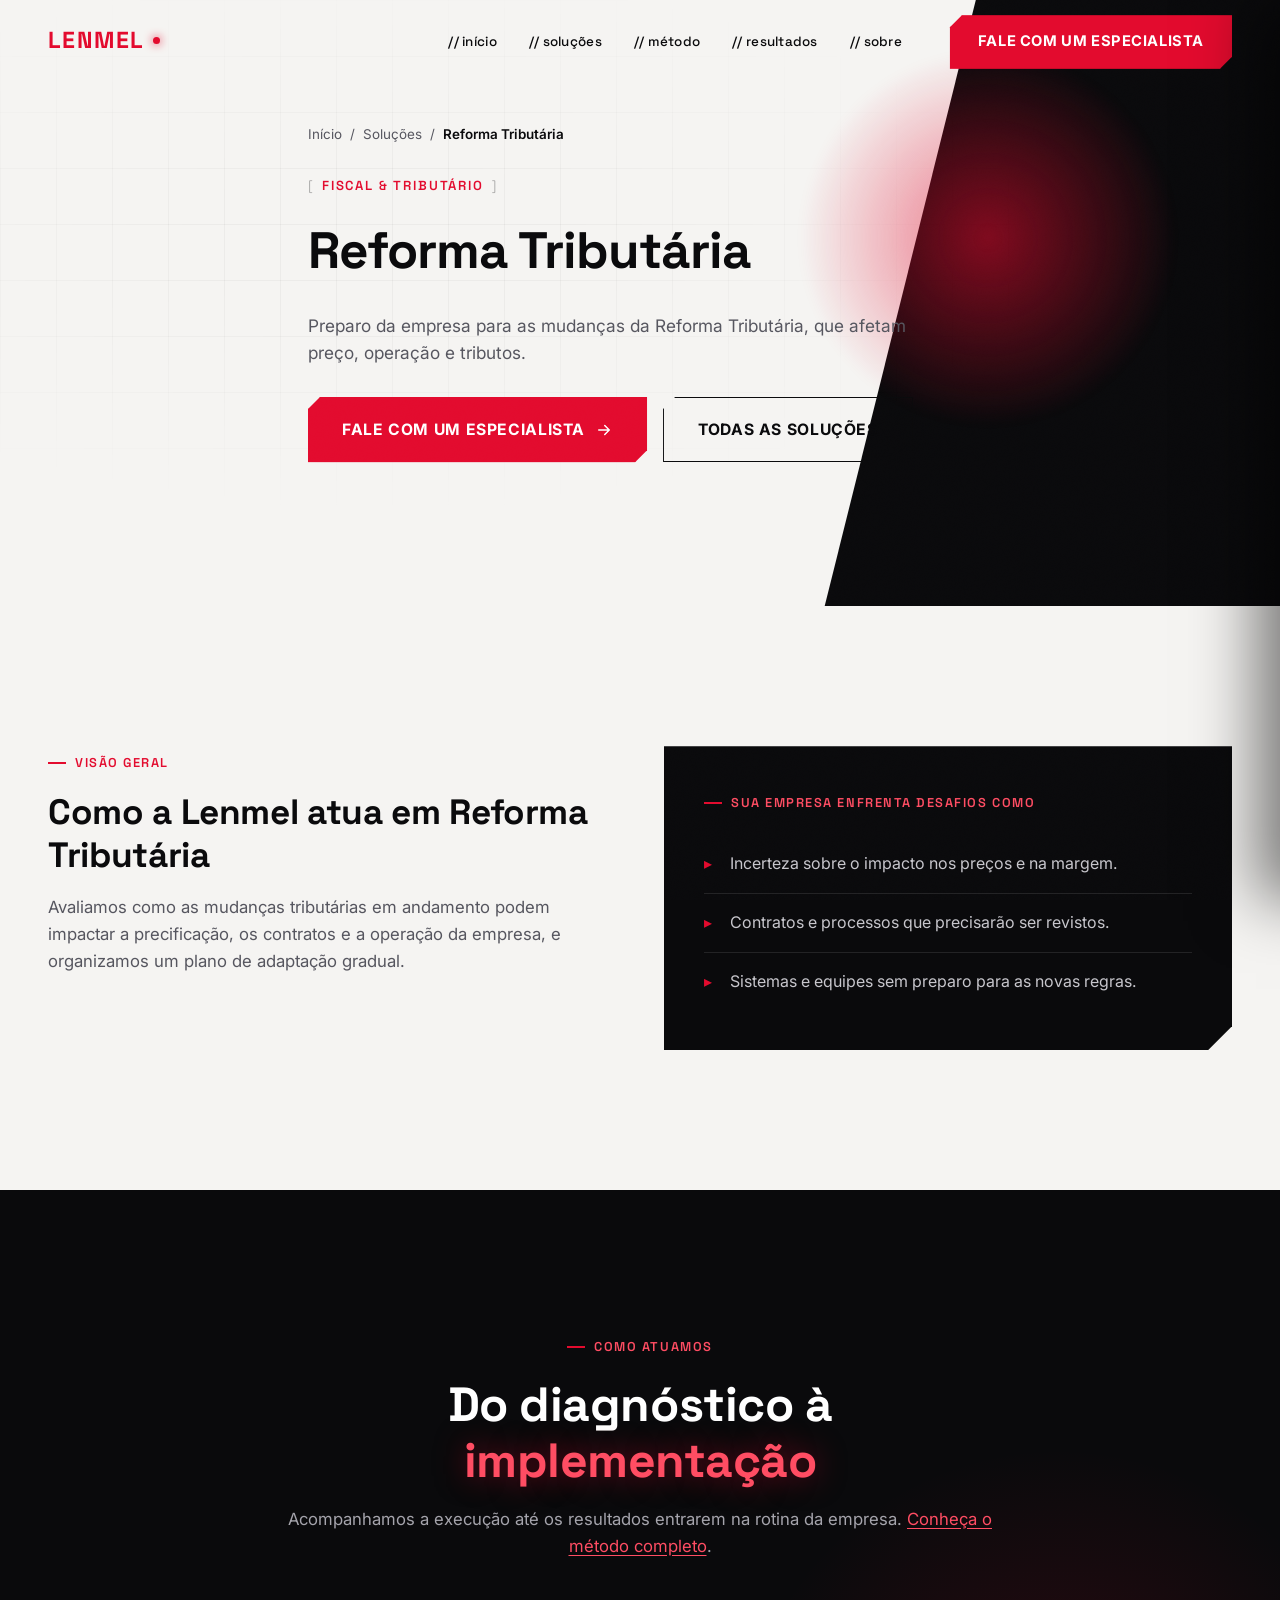
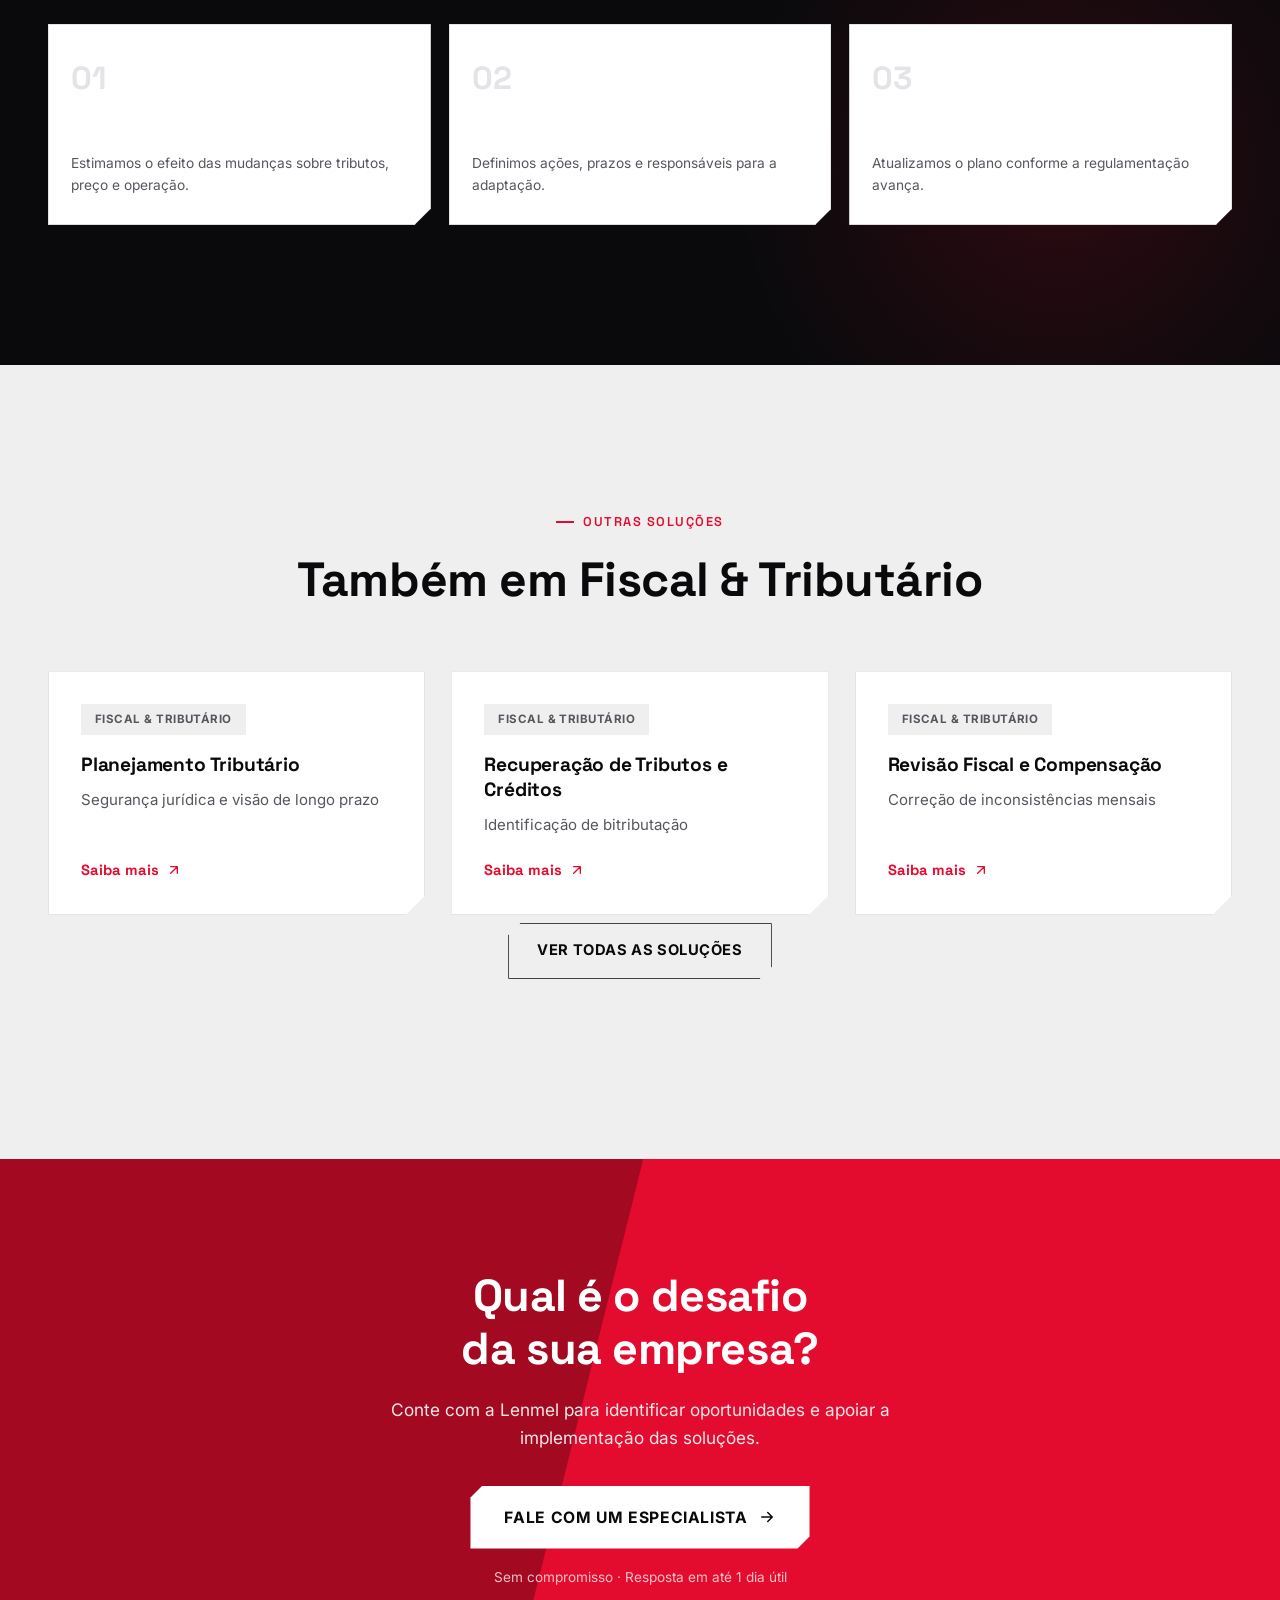
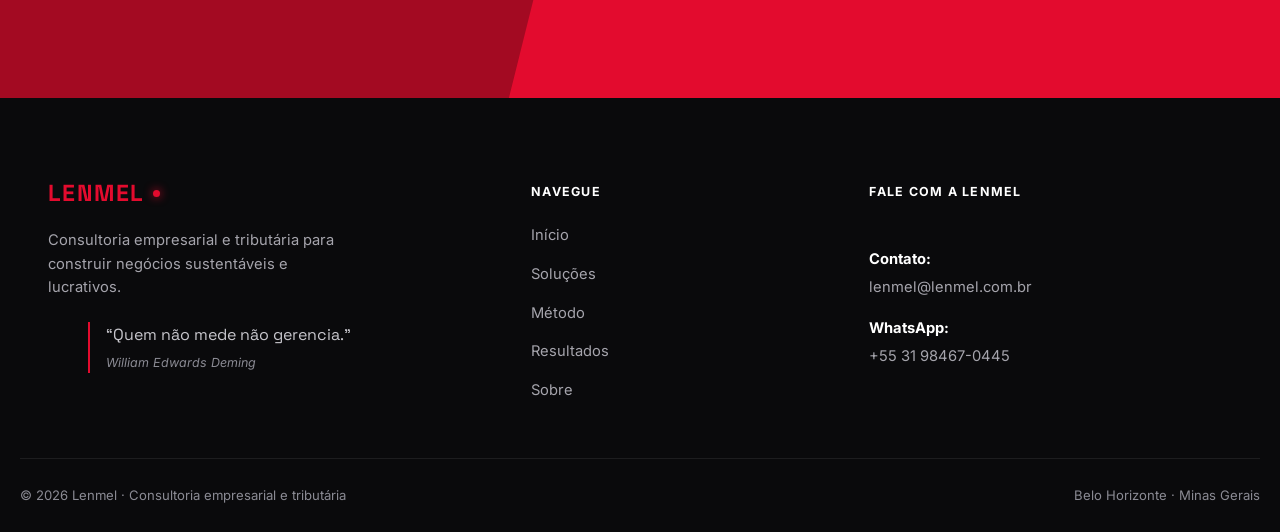
<file: solucao-reforma-tributaria.html>
<!DOCTYPE html>
<html lang="pt-BR">

<head>
  <meta charset="UTF-8">
  <meta name="viewport" content="width=device-width, initial-scale=1.0">
  <title>Reforma Tributária | Lenmel</title>
  <meta name="description" content="Preparo da empresa para as mudanças da Reforma Tributária, que afetam preço, operação e tributos.">
  <meta name="theme-color" content="#0A0A0C">
  <link rel="icon" href="favicon.svg" type="image/svg+xml">
  <link rel="icon" href="favicon.ico" sizes="any">
  <link rel="icon" href="favicon-32.png" type="image/png" sizes="32x32">
  <link rel="icon" href="favicon-16.png" type="image/png" sizes="16x16">
  <link rel="apple-touch-icon" href="apple-touch-icon.png">
  <link rel="preconnect" href="https://fonts.googleapis.com">
  <link rel="preconnect" href="https://fonts.gstatic.com" crossorigin>
  <link href="https://fonts.googleapis.com/css2?family=Space+Grotesk:wght@400;500;600;700&family=Inter:wght@400;500;600;700;800;900&display=swap" rel="stylesheet">
  <link rel="stylesheet" href="styles.css">
</head>

<body>

  <div class="noise-overlay" aria-hidden="true"></div>
  <div class="scroll-progress" id="scroll-progress" aria-hidden="true"></div>

  <header class="site-header" id="site-header">
    <div class="container header-inner">
      <a href="index.html" class="brand" aria-label="Lenmel"><span class="brand-logo">LENMEL<i></i></span></a>
      <nav class="main-nav">
        <a href="index.html" class="nav-link">// início</a>
        <a href="solucoes.html" class="nav-link">// soluções</a>
        <a href="index.html#metodo" class="nav-link">// método</a>
        <a href="index.html#resultados" class="nav-link">// resultados</a>
        <a href="index.html#sobre" class="nav-link">// sobre</a>
      </nav>
      <a href="index.html#contato" class="btn btn-primary header-cta js-open-specialist">Fale com um especialista</a>
      <button class="menu-toggle" id="menu-toggle" aria-label="Abrir menu" aria-expanded="false">
        <span></span><span></span><span></span>
      </button>
    </div>
  </header>

  <div class="mobile-nav" id="mobile-nav">
    <a href="index.html" class="nav-link" style="--i:0">Início</a>
    <a href="index.html#problemas" class="nav-link" style="--i:1">Problemas</a>
    <a href="solucoes.html" class="nav-link" style="--i:2">Soluções</a>
    <a href="index.html#metodo" class="nav-link" style="--i:3">Método</a>
    <a href="index.html#resultados" class="nav-link" style="--i:4">Resultados</a>
    <a href="index.html#sobre" class="nav-link" style="--i:5">Sobre</a>
    <a href="index.html#contato" class="btn btn-primary mobile-cta js-open-specialist" style="--i:6">Fale com um especialista</a>
  </div>
  <div class="mobile-nav-backdrop" id="mobile-nav-backdrop"></div>

  <main>
    <section class="hero page-hero">
      <div class="hero-diagonal" aria-hidden="true"></div>
      <div class="hero-glow hero-glow-1" aria-hidden="true"></div>
      <div class="hero-grid" aria-hidden="true"></div>
      <div class="container hero-inner">
        <nav class="breadcrumb" aria-label="Você está em"><a href="index.html">Início</a><span>/</span><a href="solucoes.html">Soluções</a><span>/</span><span>Reforma Tributária</span></nav>
        <span class="tagline reveal"><span class="tagline-bracket">[</span> FISCAL & TRIBUTÁRIO <span class="tagline-bracket">]</span></span>
        <h1 class="hero-title reveal">Reforma Tributária</h1>
        <div class="hero-foot reveal reveal-delay-1">
          <p class="hero-lede">Preparo da empresa para as mudanças da Reforma Tributária, que afetam preço, operação e tributos.</p>
          <div class="hero-actions">
            <a href="index.html#contato" class="btn btn-primary btn-lg magnetic js-open-specialist"><span>Fale com um especialista</span>
              <svg viewBox="0 0 24 24" class="icon-arrow"><path d="M5 12h14M13 6l6 6-6 6" /></svg></a>
            <a href="solucoes.html" class="btn btn-outline btn-lg magnetic">Todas as soluções</a>
          </div>
        </div>
      </div>
    </section>

    <section class="section">
      <div class="container grid grid-2 detail-intro">
        <div class="reveal">
          <span class="eyebrow"><i></i>Visão geral</span>
          <h2 class="detail-title">Como a Lenmel atua em Reforma Tributária</h2>
          <p class="detail-text">Avaliamos como as mudanças tributárias em andamento podem impactar a precificação, os contratos e a operação da empresa, e organizamos um plano de adaptação gradual.</p>
        </div>
        <div class="challenge-card reveal">
          <span class="eyebrow eyebrow-light"><i></i>Sua empresa enfrenta desafios como</span>
          <ul class="challenge-list">
            <li>Incerteza sobre o impacto nos preços e na margem.</li>
            <li>Contratos e processos que precisarão ser revistos.</li>
            <li>Sistemas e equipes sem preparo para as novas regras.</li>
          </ul>
        </div>
      </div>
    </section>

    <section class="section section-dark">
      <div class="dark-glow dark-glow-alt" aria-hidden="true"></div>
      <div class="container">
        <div class="section-head reveal">
          <span class="eyebrow eyebrow-light"><i></i>Como atuamos</span>
          <h2 class="text-light">Do diagnóstico à<br><span class="text-accent-glow">implementação</span></h2>
          <p class="text-muted-light">Acompanhamos a execução até os resultados entrarem na rotina da empresa. <a class="inline-link" href="index.html#metodo">Conheça o método completo</a>.</p>
        </div>
        <ol class="method-rail method-rail-3 reveal-group">
          <li class="method-step reveal"><span class="method-num">01</span><h3>Avaliamos os impactos</h3><p>Estimamos o efeito das mudanças sobre tributos, preço e operação.</p></li>
          <li class="method-step reveal"><span class="method-num">02</span><h3>Planejamos a transição</h3><p>Definimos ações, prazos e responsáveis para a adaptação.</p></li>
          <li class="method-step reveal"><span class="method-num">03</span><h3>Acompanhamos a evolução</h3><p>Atualizamos o plano conforme a regulamentação avança.</p></li>
        </ol>
      </div>
    </section>

    <section class="section section-tint">
      <div class="container">
        <div class="section-head reveal">
          <span class="eyebrow"><i></i>Outras soluções</span>
          <h2>Também em Fiscal & Tributário</h2>
        </div>
        <div class="grid grid-3 reveal-group">
          <a class="sol-card reveal" href="solucao-planejamento-tributario.html">
            <span class="pill pill-neutral">Fiscal & Tributário</span>
            <h3>Planejamento Tributário</h3>
            <p>Segurança jurídica e visão de longo prazo</p>
            <span class="link-arrow">Saiba mais <svg viewBox="0 0 24 24"><path d="M7 17 17 7M7 7h10v10" /></svg></span>
          </a>
          <a class="sol-card reveal" href="solucao-recuperacao-tributos-creditos.html">
            <span class="pill pill-neutral">Fiscal & Tributário</span>
            <h3>Recuperação de Tributos e Créditos</h3>
            <p>Identificação de bitributação</p>
            <span class="link-arrow">Saiba mais <svg viewBox="0 0 24 24"><path d="M7 17 17 7M7 7h10v10" /></svg></span>
          </a>
          <a class="sol-card reveal" href="solucao-revisao-fiscal-compensacao.html">
            <span class="pill pill-neutral">Fiscal & Tributário</span>
            <h3>Revisão Fiscal e Compensação</h3>
            <p>Correção de inconsistências mensais</p>
            <span class="link-arrow">Saiba mais <svg viewBox="0 0 24 24"><path d="M7 17 17 7M7 7h10v10" /></svg></span>
          </a>
        </div>
        <div class="section-cta reveal"><a href="solucoes.html" class="btn btn-outline">Ver todas as soluções</a></div>
      </div>
    </section>

    <section class="cta-band reveal">
      <div class="cta-band-diagonal" aria-hidden="true"></div>
      <div class="container cta-band-inner">
        <h2>Qual é o desafio<br>da sua empresa?</h2>
        <p>Conte com a Lenmel para identificar oportunidades e apoiar a implementação das soluções.</p>
        <a href="index.html#contato" class="btn btn-light btn-lg magnetic js-open-specialist">Fale com um especialista
          <svg viewBox="0 0 24 24" class="icon-arrow"><path d="M5 12h14M13 6l6 6-6 6" /></svg>
        </a>
        <span class="cta-band-note">Sem compromisso · Resposta em até 1 dia útil</span>
      </div>
    </section>
  </main>

  <footer class="site-footer">
    <div class="container footer-grid">
      <div class="footer-brand">
        <span class="brand-logo">LENMEL<i></i></span>
        <p>Consultoria empresarial e tributária para construir negócios sustentáveis e lucrativos.</p>
        <blockquote class="footer-quote">“Quem não mede não gerencia.”<cite>William Edwards Deming</cite></blockquote>
      </div>
      <nav class="footer-nav">
        <span class="footer-heading">Navegue</span>
        <ul>
          <li><a href="index.html#inicio">Início</a></li>
          <li><a href="solucoes.html">Soluções</a></li>
          <li><a href="index.html#metodo">Método</a></li>
          <li><a href="index.html#resultados">Resultados</a></li>
          <li><a href="index.html#sobre">Sobre</a></li>
        </ul>
      </nav>
      <div class="footer-contacts">
        <span class="footer-heading">Fale com a Lenmel</span>
        <div class="footer-person">
          <span class="footer-label">Contato:</span>
          <a href="mailto:lenmel@lenmel.com.br">lenmel@lenmel.com.br</a>
          <span class="footer-label">WhatsApp:</span>
          <a href="https://wa.me/5531984670445?text=Ol%C3%A1%2C%20vim%20pelo%20site%20da%20Lenmel%20e%20gostaria%20de%20pedir%20uma%20informa%C3%A7%C3%A3o%21" target="_blank" rel="noopener">+55 31 98467-0445</a>
        </div>
      </div>
    </div>
    <div class="container footer-bottom">
      <span>© <span id="footer-year">2026</span> Lenmel · Consultoria empresarial e tributária</span>
      <span>Belo Horizonte · Minas Gerais</span>
    </div>
  </footer>

  <button class="back-to-top" id="back-to-top" aria-label="Voltar ao topo">
    <svg viewBox="0 0 24 24"><path d="M12 19V5M5 12l7-7 7 7" /></svg>
  </button>

  <div class="specialist-modal" id="specialist-modal" aria-hidden="true">
    <div class="specialist-modal-backdrop" id="specialist-modal-backdrop"></div>
    <div class="specialist-modal-panel" role="dialog" aria-modal="true" aria-labelledby="specialist-modal-title">
      <button class="specialist-modal-close" id="specialist-modal-close" aria-label="Fechar">
        <svg viewBox="0 0 24 24"><path d="M6 6l12 12M18 6 6 18"/></svg>
      </button>
      <span class="eyebrow specialist-modal-eyebrow"><i></i>Fale com um especialista</span>
      <h3 id="specialist-modal-title">Sobre qual tema você quer falar?</h3>
      <p class="specialist-modal-sub">Escolha o tema e a conversa abre direto no WhatsApp da Lenmel.</p>
      <div class="specialist-cards">
        <a class="specialist-card" href="https://wa.me/5531984670445?text=Ol%C3%A1%2C%20vim%20pelo%20site%20da%20Lenmel%20e%20gostaria%20de%20falar%20sobre%20Gest%C3%A3o%20Empresarial." target="_blank" rel="noopener">
          <span class="specialist-icon"><svg viewBox="0 0 24 24"><path d="M4 20V10M12 20V4M20 20v-7"/></svg></span>
          <div class="specialist-card-body"><strong>Gestão Empresarial</strong><span class="specialist-desc">Orçamento, indicadores e eficiência operacional.</span></div>
          <span class="specialist-card-cta">Chamar no WhatsApp <svg viewBox="0 0 24 24"><path d="M21 11.5a8.5 8.5 0 0 1-12.4 7.5L3 20l1.1-5.4A8.5 8.5 0 1 1 21 11.5Z"/></svg></span>
        </a>
        <a class="specialist-card" href="https://wa.me/5531984670445?text=Ol%C3%A1%2C%20vim%20pelo%20site%20da%20Lenmel%20e%20gostaria%20de%20falar%20sobre%20Fiscal%20e%20Tribut%C3%A1rio." target="_blank" rel="noopener">
          <span class="specialist-icon"><svg viewBox="0 0 24 24"><path d="M12 2 4 5v6c0 5 3.5 8.5 8 11 4.5-2.5 8-6 8-11V5Z"/></svg></span>
          <div class="specialist-card-body"><strong>Fiscal & Tributário</strong><span class="specialist-desc">Planejamento, recuperação de créditos e Reforma Tributária.</span></div>
          <span class="specialist-card-cta">Chamar no WhatsApp <svg viewBox="0 0 24 24"><path d="M21 11.5a8.5 8.5 0 0 1-12.4 7.5L3 20l1.1-5.4A8.5 8.5 0 1 1 21 11.5Z"/></svg></span>
        </a>
        <a class="specialist-card" href="https://wa.me/5531984670445?text=Ol%C3%A1%2C%20vim%20pelo%20site%20da%20Lenmel%20e%20gostaria%20de%20pedir%20uma%20informa%C3%A7%C3%A3o%21" target="_blank" rel="noopener">
          <span class="specialist-icon"><svg viewBox="0 0 24 24"><path d="M9 3h6v4h4v6h-4v4H9v-4H5V7h4Z"/></svg></span>
          <div class="specialist-card-body"><strong>Outro assunto</strong><span class="specialist-desc">Conte o seu desafio e direcionamos para o especialista.</span></div>
          <span class="specialist-card-cta">Chamar no WhatsApp <svg viewBox="0 0 24 24"><path d="M21 11.5a8.5 8.5 0 0 1-12.4 7.5L3 20l1.1-5.4A8.5 8.5 0 1 1 21 11.5Z"/></svg></span>
        </a>
      </div>
    </div>
  </div>

  <script src="script.js"></script>
</body>

</html>
</file>
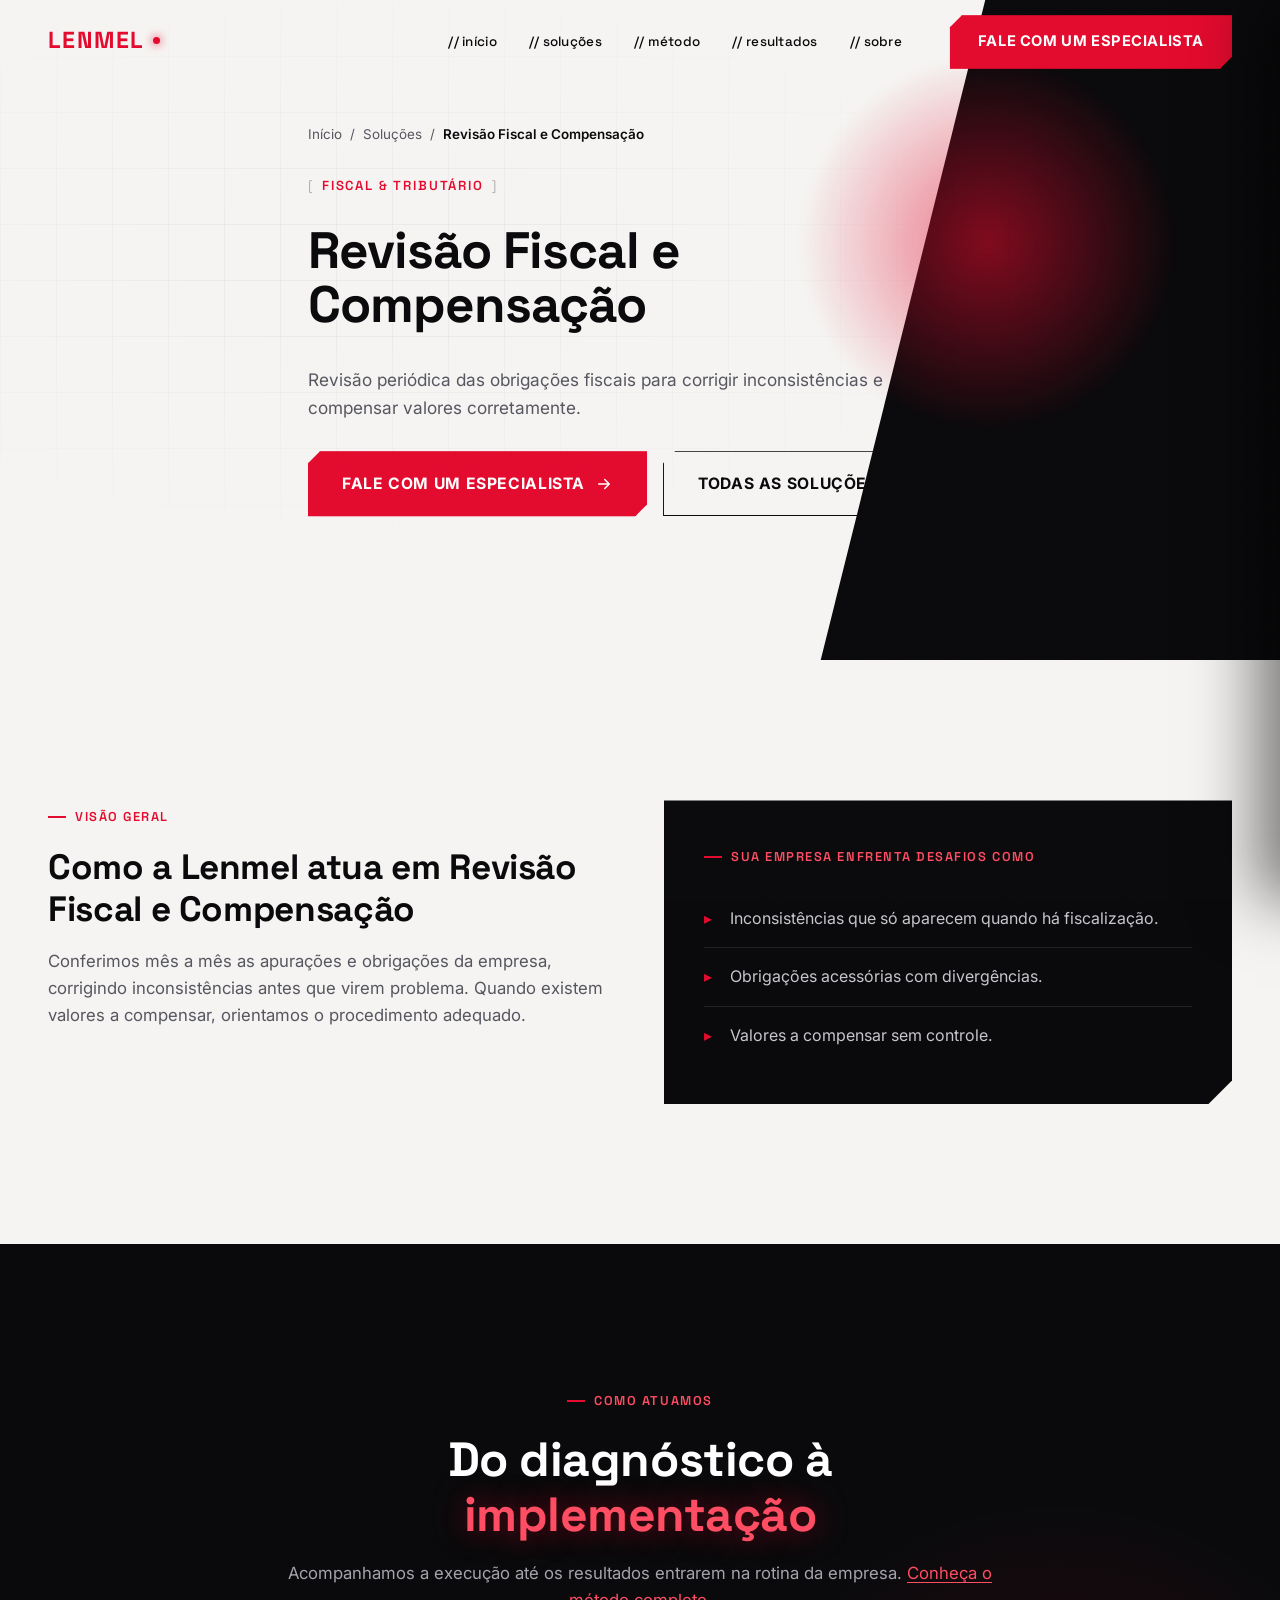
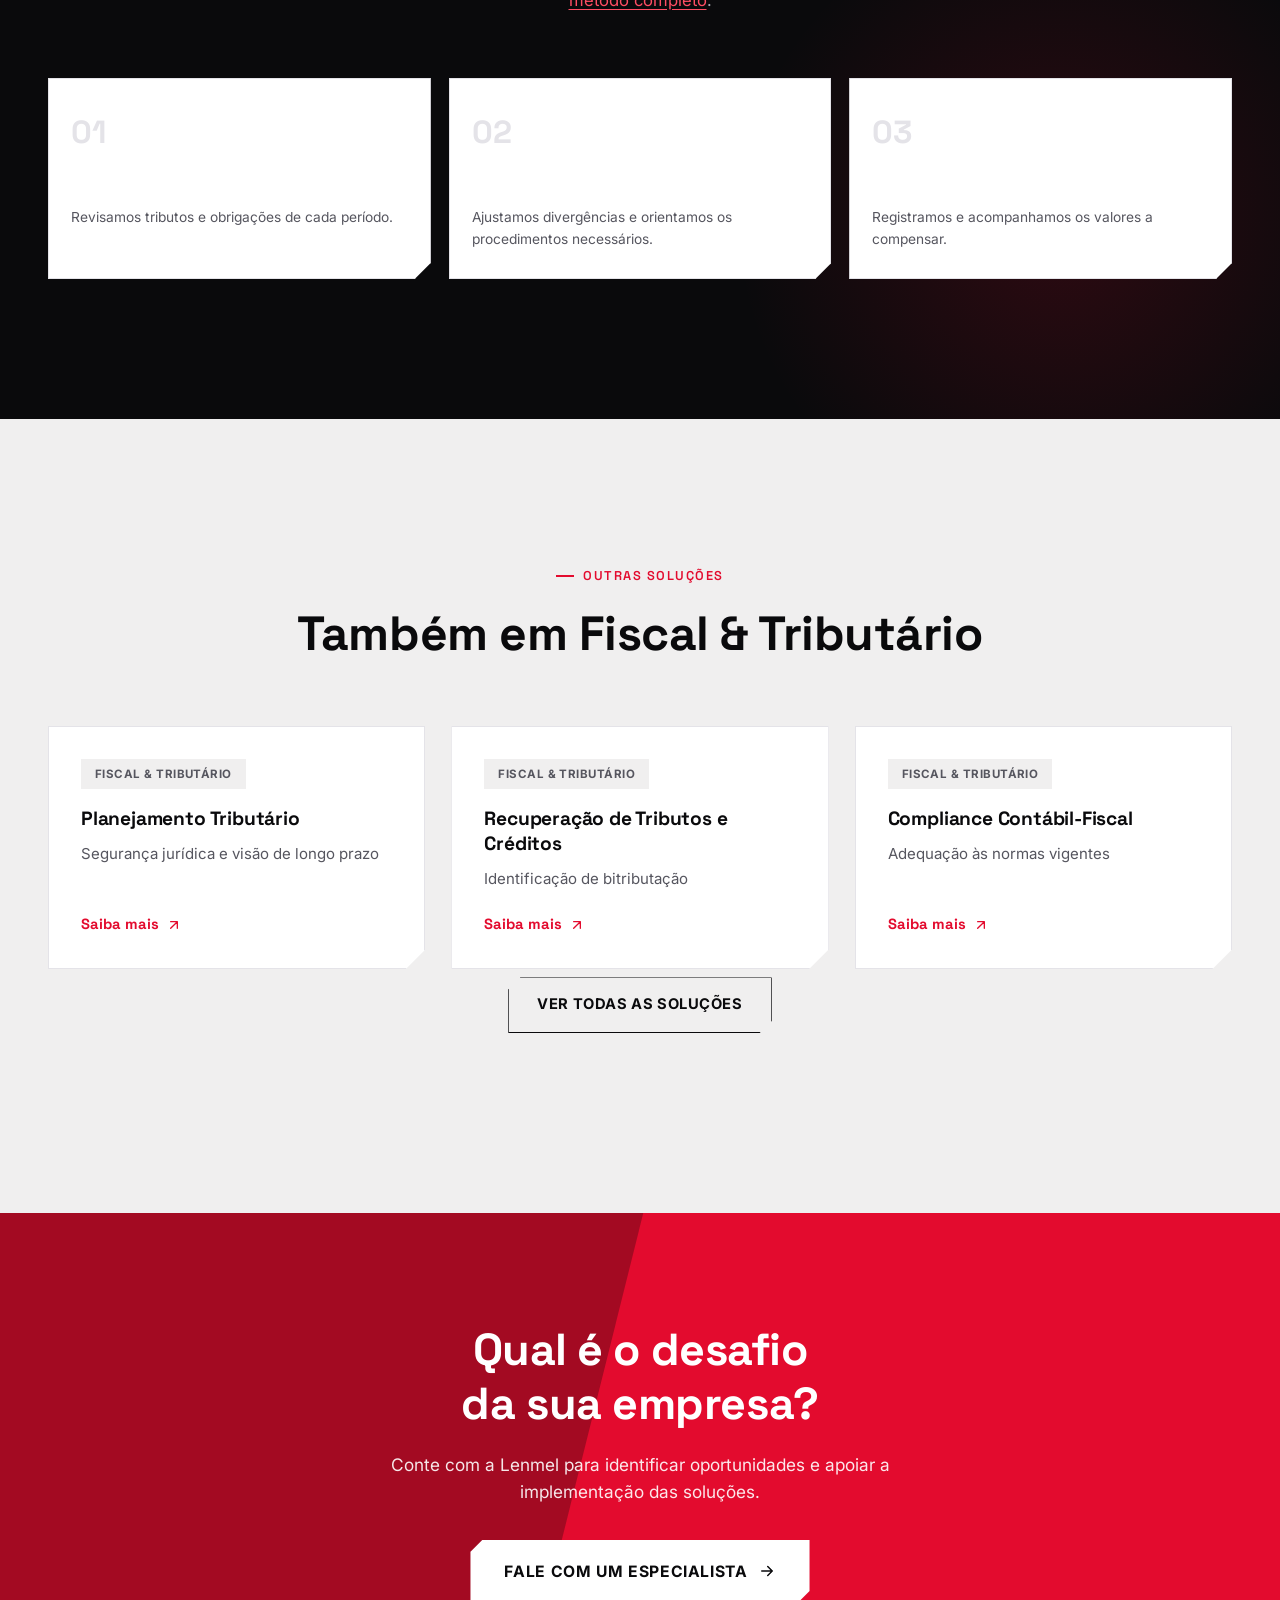
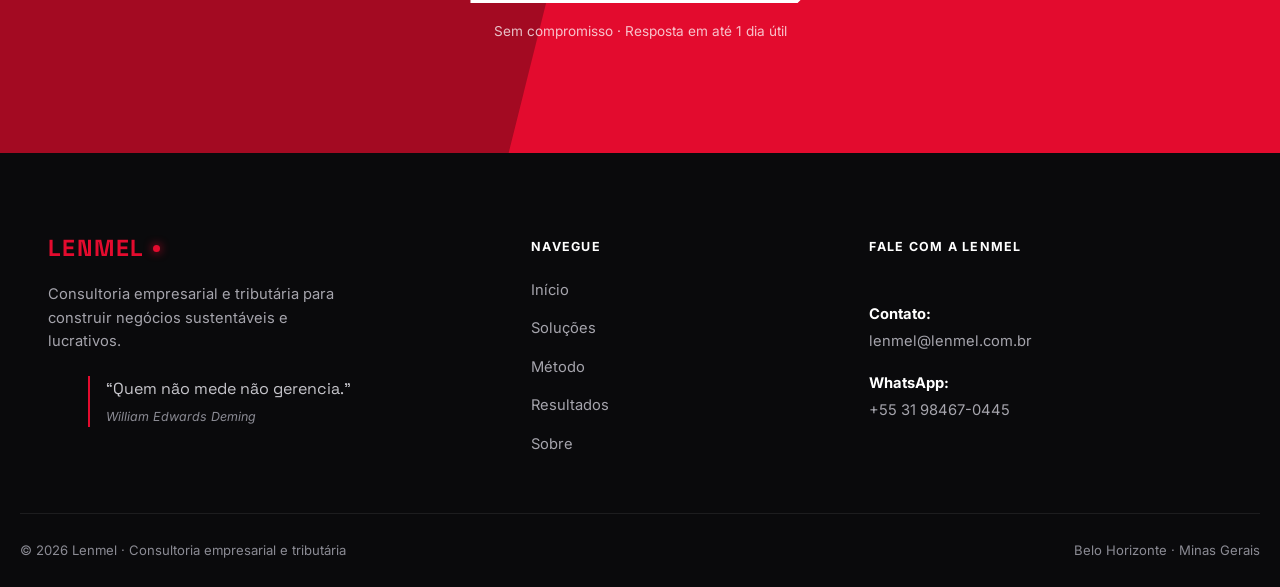
<file: solucao-revisao-fiscal-compensacao.html>
<!DOCTYPE html>
<html lang="pt-BR">

<head>
  <meta charset="UTF-8">
  <meta name="viewport" content="width=device-width, initial-scale=1.0">
  <title>Revisão Fiscal e Compensação | Lenmel</title>
  <meta name="description" content="Revisão periódica das obrigações fiscais para corrigir inconsistências e compensar valores corretamente.">
  <meta name="theme-color" content="#0A0A0C">
  <link rel="icon" href="favicon.svg" type="image/svg+xml">
  <link rel="icon" href="favicon.ico" sizes="any">
  <link rel="icon" href="favicon-32.png" type="image/png" sizes="32x32">
  <link rel="icon" href="favicon-16.png" type="image/png" sizes="16x16">
  <link rel="apple-touch-icon" href="apple-touch-icon.png">
  <link rel="preconnect" href="https://fonts.googleapis.com">
  <link rel="preconnect" href="https://fonts.gstatic.com" crossorigin>
  <link href="https://fonts.googleapis.com/css2?family=Space+Grotesk:wght@400;500;600;700&family=Inter:wght@400;500;600;700;800;900&display=swap" rel="stylesheet">
  <link rel="stylesheet" href="styles.css">
</head>

<body>

  <div class="noise-overlay" aria-hidden="true"></div>
  <div class="scroll-progress" id="scroll-progress" aria-hidden="true"></div>

  <header class="site-header" id="site-header">
    <div class="container header-inner">
      <a href="index.html" class="brand" aria-label="Lenmel"><span class="brand-logo">LENMEL<i></i></span></a>
      <nav class="main-nav">
        <a href="index.html" class="nav-link">// início</a>
        <a href="solucoes.html" class="nav-link">// soluções</a>
        <a href="index.html#metodo" class="nav-link">// método</a>
        <a href="index.html#resultados" class="nav-link">// resultados</a>
        <a href="index.html#sobre" class="nav-link">// sobre</a>
      </nav>
      <a href="index.html#contato" class="btn btn-primary header-cta js-open-specialist">Fale com um especialista</a>
      <button class="menu-toggle" id="menu-toggle" aria-label="Abrir menu" aria-expanded="false">
        <span></span><span></span><span></span>
      </button>
    </div>
  </header>

  <div class="mobile-nav" id="mobile-nav">
    <a href="index.html" class="nav-link" style="--i:0">Início</a>
    <a href="index.html#problemas" class="nav-link" style="--i:1">Problemas</a>
    <a href="solucoes.html" class="nav-link" style="--i:2">Soluções</a>
    <a href="index.html#metodo" class="nav-link" style="--i:3">Método</a>
    <a href="index.html#resultados" class="nav-link" style="--i:4">Resultados</a>
    <a href="index.html#sobre" class="nav-link" style="--i:5">Sobre</a>
    <a href="index.html#contato" class="btn btn-primary mobile-cta js-open-specialist" style="--i:6">Fale com um especialista</a>
  </div>
  <div class="mobile-nav-backdrop" id="mobile-nav-backdrop"></div>

  <main>
    <section class="hero page-hero">
      <div class="hero-diagonal" aria-hidden="true"></div>
      <div class="hero-glow hero-glow-1" aria-hidden="true"></div>
      <div class="hero-grid" aria-hidden="true"></div>
      <div class="container hero-inner">
        <nav class="breadcrumb" aria-label="Você está em"><a href="index.html">Início</a><span>/</span><a href="solucoes.html">Soluções</a><span>/</span><span>Revisão Fiscal e Compensação</span></nav>
        <span class="tagline reveal"><span class="tagline-bracket">[</span> FISCAL & TRIBUTÁRIO <span class="tagline-bracket">]</span></span>
        <h1 class="hero-title reveal">Revisão Fiscal e Compensação</h1>
        <div class="hero-foot reveal reveal-delay-1">
          <p class="hero-lede">Revisão periódica das obrigações fiscais para corrigir inconsistências e compensar valores corretamente.</p>
          <div class="hero-actions">
            <a href="index.html#contato" class="btn btn-primary btn-lg magnetic js-open-specialist"><span>Fale com um especialista</span>
              <svg viewBox="0 0 24 24" class="icon-arrow"><path d="M5 12h14M13 6l6 6-6 6" /></svg></a>
            <a href="solucoes.html" class="btn btn-outline btn-lg magnetic">Todas as soluções</a>
          </div>
        </div>
      </div>
    </section>

    <section class="section">
      <div class="container grid grid-2 detail-intro">
        <div class="reveal">
          <span class="eyebrow"><i></i>Visão geral</span>
          <h2 class="detail-title">Como a Lenmel atua em Revisão Fiscal e Compensação</h2>
          <p class="detail-text">Conferimos mês a mês as apurações e obrigações da empresa, corrigindo inconsistências antes que virem problema. Quando existem valores a compensar, orientamos o procedimento adequado.</p>
        </div>
        <div class="challenge-card reveal">
          <span class="eyebrow eyebrow-light"><i></i>Sua empresa enfrenta desafios como</span>
          <ul class="challenge-list">
            <li>Inconsistências que só aparecem quando há fiscalização.</li>
            <li>Obrigações acessórias com divergências.</li>
            <li>Valores a compensar sem controle.</li>
          </ul>
        </div>
      </div>
    </section>

    <section class="section section-dark">
      <div class="dark-glow dark-glow-alt" aria-hidden="true"></div>
      <div class="container">
        <div class="section-head reveal">
          <span class="eyebrow eyebrow-light"><i></i>Como atuamos</span>
          <h2 class="text-light">Do diagnóstico à<br><span class="text-accent-glow">implementação</span></h2>
          <p class="text-muted-light">Acompanhamos a execução até os resultados entrarem na rotina da empresa. <a class="inline-link" href="index.html#metodo">Conheça o método completo</a>.</p>
        </div>
        <ol class="method-rail method-rail-3 reveal-group">
          <li class="method-step reveal"><span class="method-num">01</span><h3>Conferimos as apurações</h3><p>Revisamos tributos e obrigações de cada período.</p></li>
          <li class="method-step reveal"><span class="method-num">02</span><h3>Corrigimos inconsistências</h3><p>Ajustamos divergências e orientamos os procedimentos necessários.</p></li>
          <li class="method-step reveal"><span class="method-num">03</span><h3>Controlamos as compensações</h3><p>Registramos e acompanhamos os valores a compensar.</p></li>
        </ol>
      </div>
    </section>

    <section class="section section-tint">
      <div class="container">
        <div class="section-head reveal">
          <span class="eyebrow"><i></i>Outras soluções</span>
          <h2>Também em Fiscal & Tributário</h2>
        </div>
        <div class="grid grid-3 reveal-group">
          <a class="sol-card reveal" href="solucao-planejamento-tributario.html">
            <span class="pill pill-neutral">Fiscal & Tributário</span>
            <h3>Planejamento Tributário</h3>
            <p>Segurança jurídica e visão de longo prazo</p>
            <span class="link-arrow">Saiba mais <svg viewBox="0 0 24 24"><path d="M7 17 17 7M7 7h10v10" /></svg></span>
          </a>
          <a class="sol-card reveal" href="solucao-recuperacao-tributos-creditos.html">
            <span class="pill pill-neutral">Fiscal & Tributário</span>
            <h3>Recuperação de Tributos e Créditos</h3>
            <p>Identificação de bitributação</p>
            <span class="link-arrow">Saiba mais <svg viewBox="0 0 24 24"><path d="M7 17 17 7M7 7h10v10" /></svg></span>
          </a>
          <a class="sol-card reveal" href="solucao-compliance-contabil-fiscal.html">
            <span class="pill pill-neutral">Fiscal & Tributário</span>
            <h3>Compliance Contábil-Fiscal</h3>
            <p>Adequação às normas vigentes</p>
            <span class="link-arrow">Saiba mais <svg viewBox="0 0 24 24"><path d="M7 17 17 7M7 7h10v10" /></svg></span>
          </a>
        </div>
        <div class="section-cta reveal"><a href="solucoes.html" class="btn btn-outline">Ver todas as soluções</a></div>
      </div>
    </section>

    <section class="cta-band reveal">
      <div class="cta-band-diagonal" aria-hidden="true"></div>
      <div class="container cta-band-inner">
        <h2>Qual é o desafio<br>da sua empresa?</h2>
        <p>Conte com a Lenmel para identificar oportunidades e apoiar a implementação das soluções.</p>
        <a href="index.html#contato" class="btn btn-light btn-lg magnetic js-open-specialist">Fale com um especialista
          <svg viewBox="0 0 24 24" class="icon-arrow"><path d="M5 12h14M13 6l6 6-6 6" /></svg>
        </a>
        <span class="cta-band-note">Sem compromisso · Resposta em até 1 dia útil</span>
      </div>
    </section>
  </main>

  <footer class="site-footer">
    <div class="container footer-grid">
      <div class="footer-brand">
        <span class="brand-logo">LENMEL<i></i></span>
        <p>Consultoria empresarial e tributária para construir negócios sustentáveis e lucrativos.</p>
        <blockquote class="footer-quote">“Quem não mede não gerencia.”<cite>William Edwards Deming</cite></blockquote>
      </div>
      <nav class="footer-nav">
        <span class="footer-heading">Navegue</span>
        <ul>
          <li><a href="index.html#inicio">Início</a></li>
          <li><a href="solucoes.html">Soluções</a></li>
          <li><a href="index.html#metodo">Método</a></li>
          <li><a href="index.html#resultados">Resultados</a></li>
          <li><a href="index.html#sobre">Sobre</a></li>
        </ul>
      </nav>
      <div class="footer-contacts">
        <span class="footer-heading">Fale com a Lenmel</span>
        <div class="footer-person">
          <span class="footer-label">Contato:</span>
          <a href="mailto:lenmel@lenmel.com.br">lenmel@lenmel.com.br</a>
          <span class="footer-label">WhatsApp:</span>
          <a href="https://wa.me/5531984670445?text=Ol%C3%A1%2C%20vim%20pelo%20site%20da%20Lenmel%20e%20gostaria%20de%20pedir%20uma%20informa%C3%A7%C3%A3o%21" target="_blank" rel="noopener">+55 31 98467-0445</a>
        </div>
      </div>
    </div>
    <div class="container footer-bottom">
      <span>© <span id="footer-year">2026</span> Lenmel · Consultoria empresarial e tributária</span>
      <span>Belo Horizonte · Minas Gerais</span>
    </div>
  </footer>

  <button class="back-to-top" id="back-to-top" aria-label="Voltar ao topo">
    <svg viewBox="0 0 24 24"><path d="M12 19V5M5 12l7-7 7 7" /></svg>
  </button>

  <div class="specialist-modal" id="specialist-modal" aria-hidden="true">
    <div class="specialist-modal-backdrop" id="specialist-modal-backdrop"></div>
    <div class="specialist-modal-panel" role="dialog" aria-modal="true" aria-labelledby="specialist-modal-title">
      <button class="specialist-modal-close" id="specialist-modal-close" aria-label="Fechar">
        <svg viewBox="0 0 24 24"><path d="M6 6l12 12M18 6 6 18"/></svg>
      </button>
      <span class="eyebrow specialist-modal-eyebrow"><i></i>Fale com um especialista</span>
      <h3 id="specialist-modal-title">Sobre qual tema você quer falar?</h3>
      <p class="specialist-modal-sub">Escolha o tema e a conversa abre direto no WhatsApp da Lenmel.</p>
      <div class="specialist-cards">
        <a class="specialist-card" href="https://wa.me/5531984670445?text=Ol%C3%A1%2C%20vim%20pelo%20site%20da%20Lenmel%20e%20gostaria%20de%20falar%20sobre%20Gest%C3%A3o%20Empresarial." target="_blank" rel="noopener">
          <span class="specialist-icon"><svg viewBox="0 0 24 24"><path d="M4 20V10M12 20V4M20 20v-7"/></svg></span>
          <div class="specialist-card-body"><strong>Gestão Empresarial</strong><span class="specialist-desc">Orçamento, indicadores e eficiência operacional.</span></div>
          <span class="specialist-card-cta">Chamar no WhatsApp <svg viewBox="0 0 24 24"><path d="M21 11.5a8.5 8.5 0 0 1-12.4 7.5L3 20l1.1-5.4A8.5 8.5 0 1 1 21 11.5Z"/></svg></span>
        </a>
        <a class="specialist-card" href="https://wa.me/5531984670445?text=Ol%C3%A1%2C%20vim%20pelo%20site%20da%20Lenmel%20e%20gostaria%20de%20falar%20sobre%20Fiscal%20e%20Tribut%C3%A1rio." target="_blank" rel="noopener">
          <span class="specialist-icon"><svg viewBox="0 0 24 24"><path d="M12 2 4 5v6c0 5 3.5 8.5 8 11 4.5-2.5 8-6 8-11V5Z"/></svg></span>
          <div class="specialist-card-body"><strong>Fiscal & Tributário</strong><span class="specialist-desc">Planejamento, recuperação de créditos e Reforma Tributária.</span></div>
          <span class="specialist-card-cta">Chamar no WhatsApp <svg viewBox="0 0 24 24"><path d="M21 11.5a8.5 8.5 0 0 1-12.4 7.5L3 20l1.1-5.4A8.5 8.5 0 1 1 21 11.5Z"/></svg></span>
        </a>
        <a class="specialist-card" href="https://wa.me/5531984670445?text=Ol%C3%A1%2C%20vim%20pelo%20site%20da%20Lenmel%20e%20gostaria%20de%20pedir%20uma%20informa%C3%A7%C3%A3o%21" target="_blank" rel="noopener">
          <span class="specialist-icon"><svg viewBox="0 0 24 24"><path d="M9 3h6v4h4v6h-4v4H9v-4H5V7h4Z"/></svg></span>
          <div class="specialist-card-body"><strong>Outro assunto</strong><span class="specialist-desc">Conte o seu desafio e direcionamos para o especialista.</span></div>
          <span class="specialist-card-cta">Chamar no WhatsApp <svg viewBox="0 0 24 24"><path d="M21 11.5a8.5 8.5 0 0 1-12.4 7.5L3 20l1.1-5.4A8.5 8.5 0 1 1 21 11.5Z"/></svg></span>
        </a>
      </div>
    </div>
  </div>

  <script src="script.js"></script>
</body>

</html>
</file>
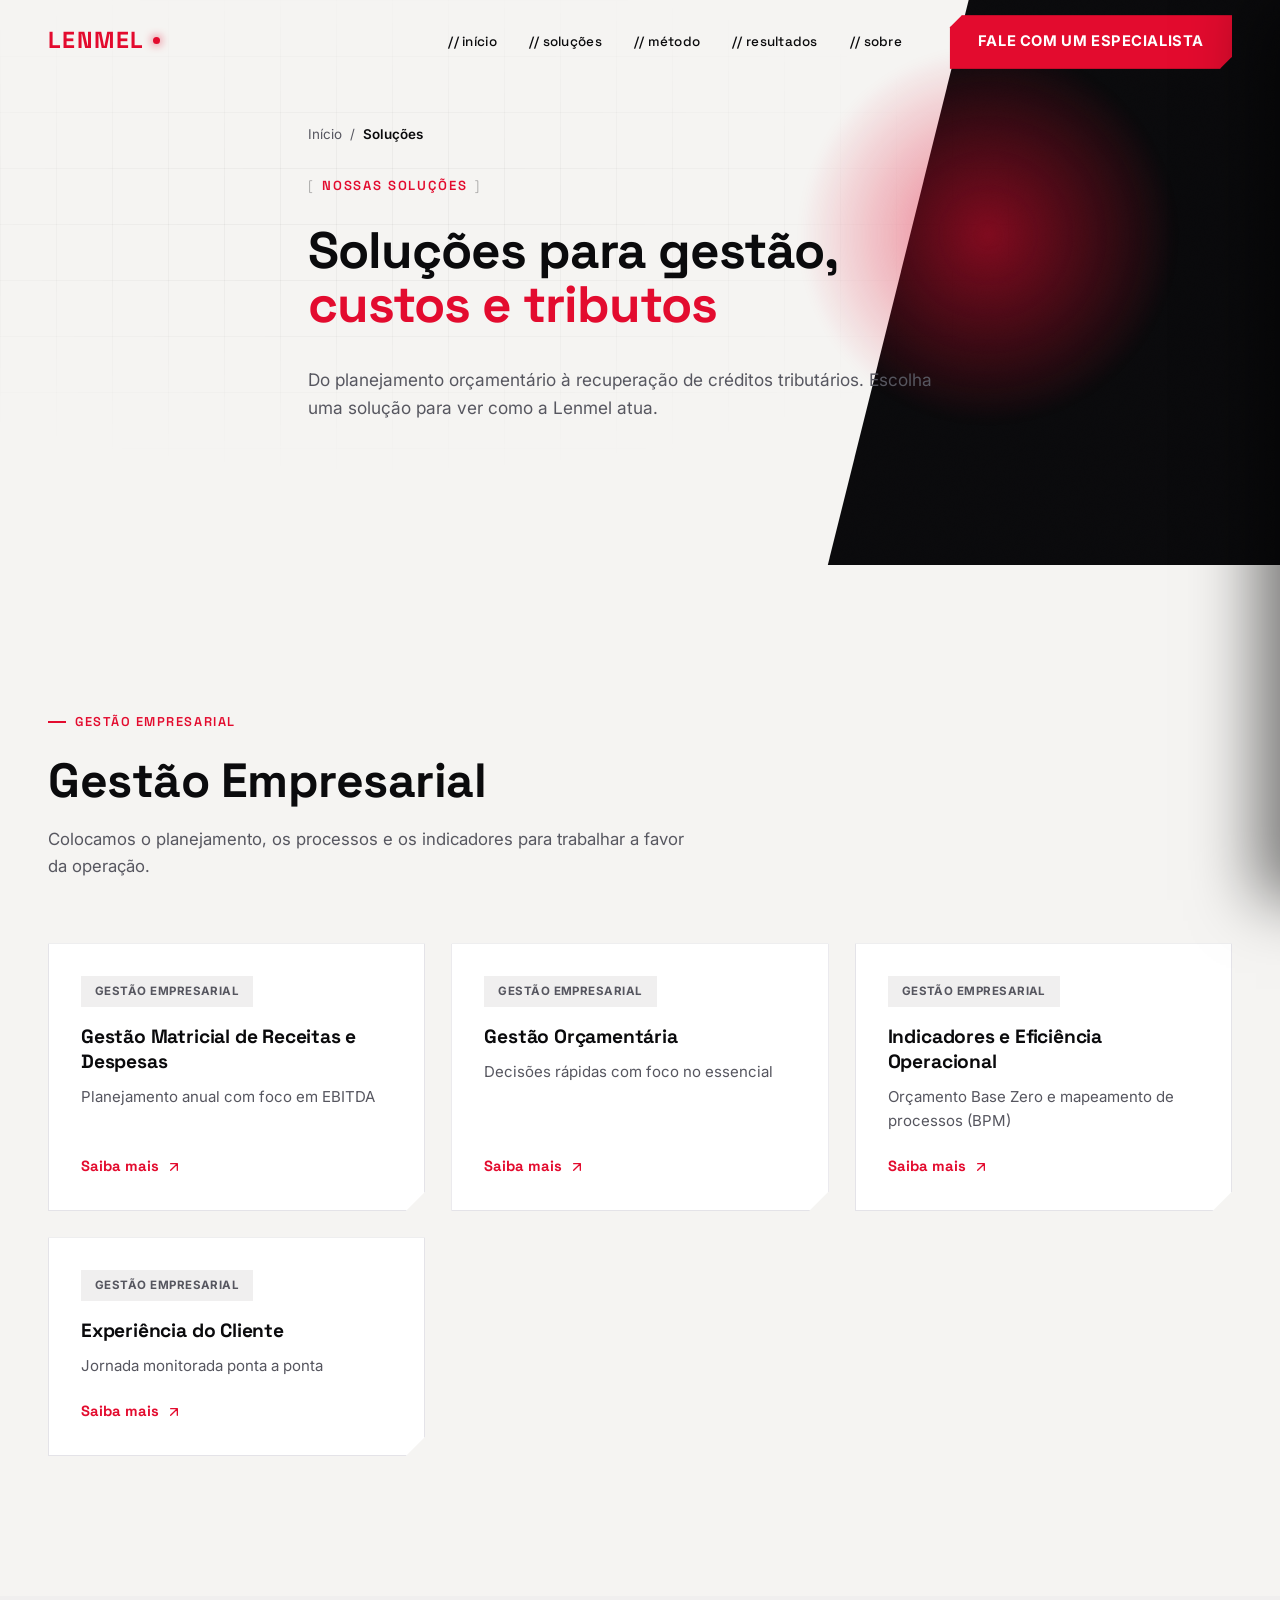
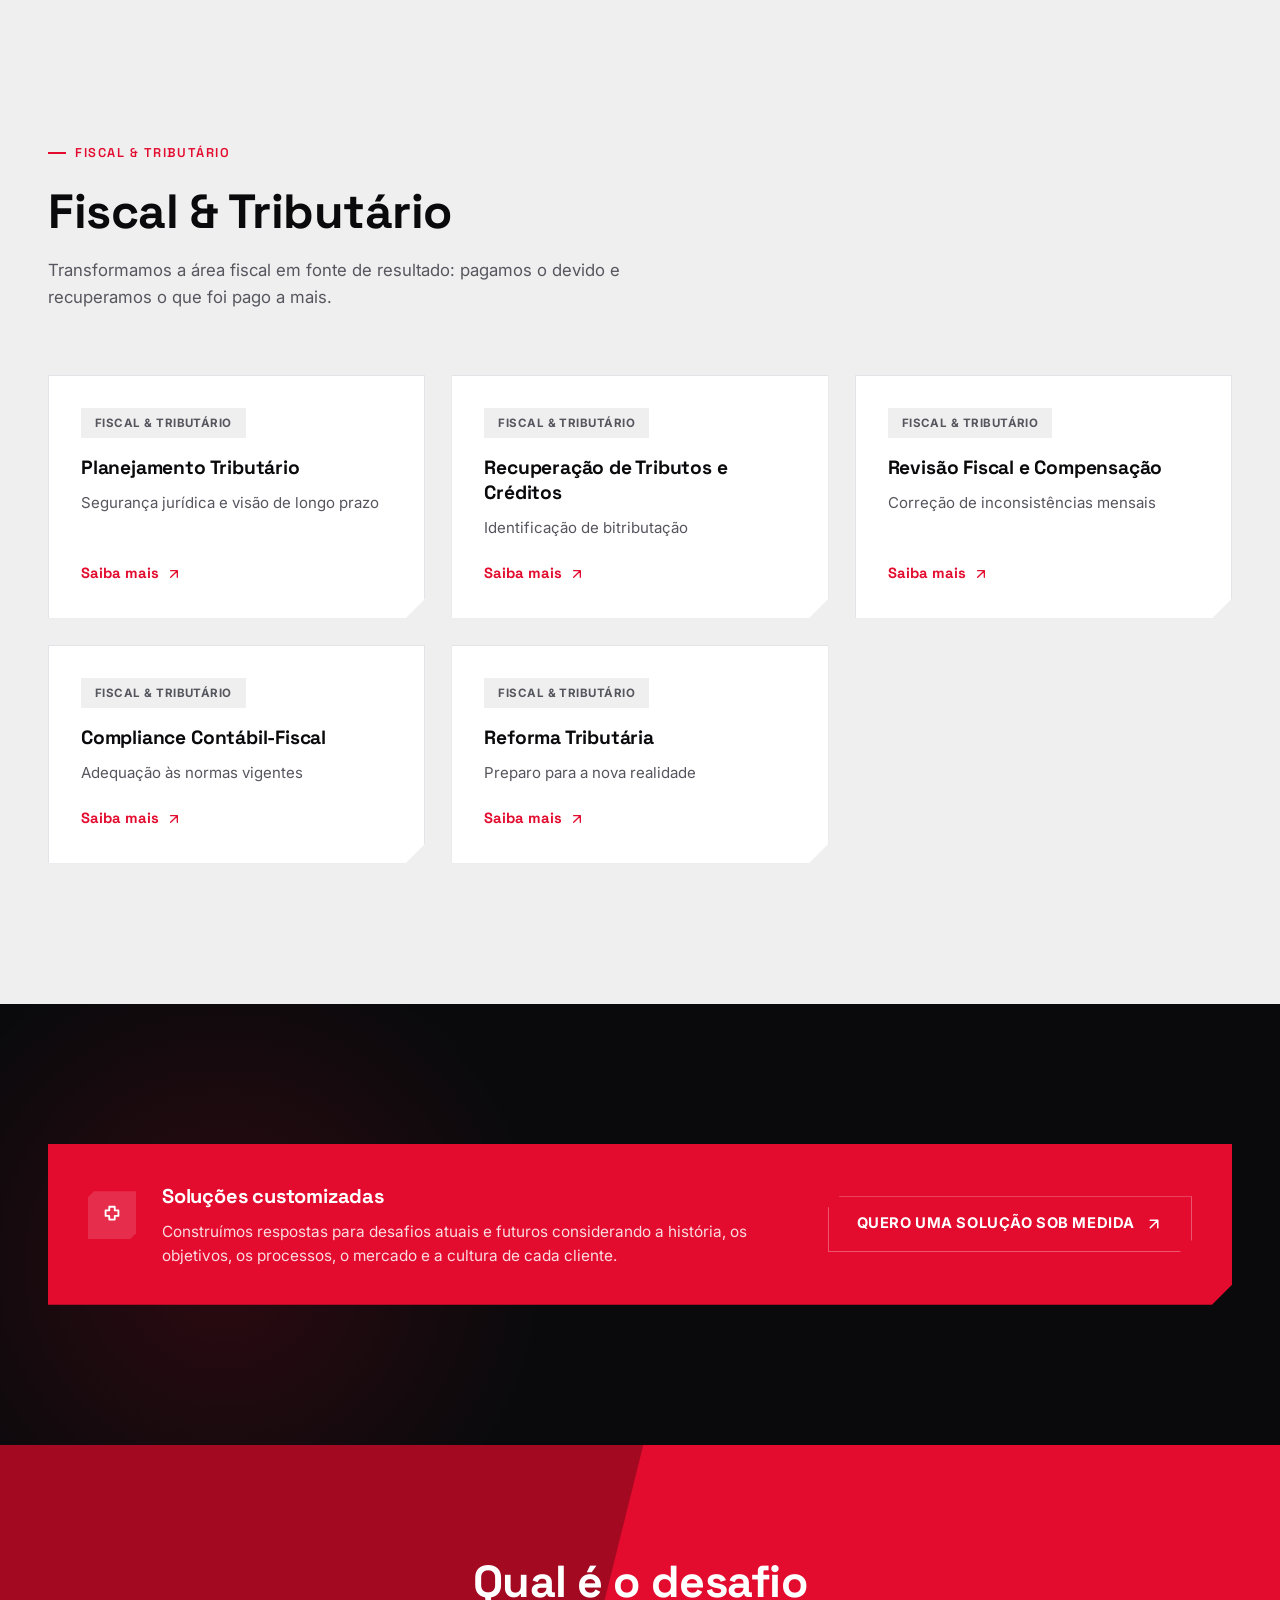
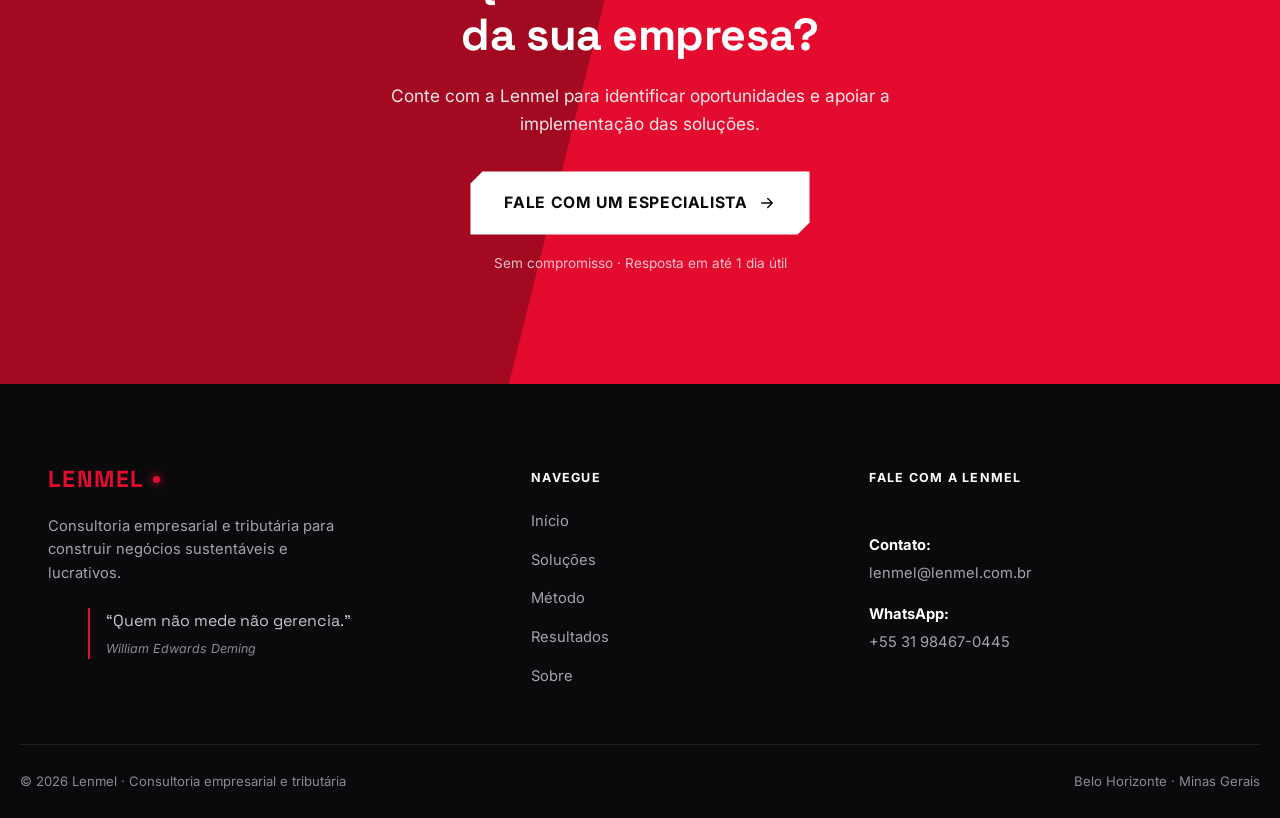
<file: solucoes.html>
<!DOCTYPE html>
<html lang="pt-BR">

<head>
  <meta charset="UTF-8">
  <meta name="viewport" content="width=device-width, initial-scale=1.0">
  <title>Soluções | Lenmel Consultoria Empresarial e Tributária</title>
  <meta name="description" content="Conheça as soluções da Lenmel em gestão empresarial e em estratégia fiscal e tributária.">
  <meta name="theme-color" content="#0A0A0C">
  <link rel="icon" href="favicon.svg" type="image/svg+xml">
  <link rel="icon" href="favicon.ico" sizes="any">
  <link rel="icon" href="favicon-32.png" type="image/png" sizes="32x32">
  <link rel="icon" href="favicon-16.png" type="image/png" sizes="16x16">
  <link rel="apple-touch-icon" href="apple-touch-icon.png">
  <link rel="preconnect" href="https://fonts.googleapis.com">
  <link rel="preconnect" href="https://fonts.gstatic.com" crossorigin>
  <link href="https://fonts.googleapis.com/css2?family=Space+Grotesk:wght@400;500;600;700&family=Inter:wght@400;500;600;700;800;900&display=swap" rel="stylesheet">
  <link rel="stylesheet" href="styles.css">
</head>

<body>

  <div class="noise-overlay" aria-hidden="true"></div>
  <div class="scroll-progress" id="scroll-progress" aria-hidden="true"></div>

  <header class="site-header" id="site-header">
    <div class="container header-inner">
      <a href="index.html" class="brand" aria-label="Lenmel"><span class="brand-logo">LENMEL<i></i></span></a>
      <nav class="main-nav">
        <a href="index.html" class="nav-link">// início</a>
        <a href="solucoes.html" class="nav-link">// soluções</a>
        <a href="index.html#metodo" class="nav-link">// método</a>
        <a href="index.html#resultados" class="nav-link">// resultados</a>
        <a href="index.html#sobre" class="nav-link">// sobre</a>
      </nav>
      <a href="index.html#contato" class="btn btn-primary header-cta js-open-specialist">Fale com um especialista</a>
      <button class="menu-toggle" id="menu-toggle" aria-label="Abrir menu" aria-expanded="false">
        <span></span><span></span><span></span>
      </button>
    </div>
  </header>

  <div class="mobile-nav" id="mobile-nav">
    <a href="index.html" class="nav-link" style="--i:0">Início</a>
    <a href="index.html#problemas" class="nav-link" style="--i:1">Problemas</a>
    <a href="solucoes.html" class="nav-link" style="--i:2">Soluções</a>
    <a href="index.html#metodo" class="nav-link" style="--i:3">Método</a>
    <a href="index.html#resultados" class="nav-link" style="--i:4">Resultados</a>
    <a href="index.html#sobre" class="nav-link" style="--i:5">Sobre</a>
    <a href="index.html#contato" class="btn btn-primary mobile-cta js-open-specialist" style="--i:6">Fale com um especialista</a>
  </div>
  <div class="mobile-nav-backdrop" id="mobile-nav-backdrop"></div>

  <main>
    <section class="hero page-hero">
      <div class="hero-diagonal" aria-hidden="true"></div>
      <div class="hero-glow hero-glow-1" aria-hidden="true"></div>
      <div class="hero-grid" aria-hidden="true"></div>
      <div class="container hero-inner">
        <nav class="breadcrumb" aria-label="Você está em"><a href="index.html">Início</a><span>/</span><span>Soluções</span></nav>
        <span class="tagline reveal"><span class="tagline-bracket">[</span> NOSSAS SOLUÇÕES <span class="tagline-bracket">]</span></span>
        <h1 class="hero-title reveal">Soluções para gestão,<br><span class="line-accent">custos e tributos</span></h1>
        <div class="hero-foot reveal reveal-delay-1">
          <p class="hero-lede">Do planejamento orçamentário à recuperação de créditos tributários. Escolha uma solução para ver como a Lenmel atua.</p>
          
        </div>
      </div>
    </section>

    <section class="section" id="gestao-empresarial">
      <div class="container">
        <div class="section-head section-head-left reveal">
          <span class="eyebrow"><i></i>Gestão Empresarial</span>
          <h2>Gestão Empresarial</h2>
          <p>Colocamos o planejamento, os processos e os indicadores para trabalhar a favor da operação.</p>
        </div>
        <div class="grid grid-3 reveal-group">
          <a class="sol-card reveal" href="solucao-gestao-matricial-receitas-despesas.html">
            <span class="pill pill-neutral">Gestão Empresarial</span>
            <h3>Gestão Matricial de Receitas e Despesas</h3>
            <p>Planejamento anual com foco em EBITDA</p>
            <span class="link-arrow">Saiba mais <svg viewBox="0 0 24 24"><path d="M7 17 17 7M7 7h10v10" /></svg></span>
          </a>
          <a class="sol-card reveal" href="solucao-gestao-orcamentaria.html">
            <span class="pill pill-neutral">Gestão Empresarial</span>
            <h3>Gestão Orçamentária</h3>
            <p>Decisões rápidas com foco no essencial</p>
            <span class="link-arrow">Saiba mais <svg viewBox="0 0 24 24"><path d="M7 17 17 7M7 7h10v10" /></svg></span>
          </a>
          <a class="sol-card reveal" href="solucao-indicadores-eficiencia-operacional.html">
            <span class="pill pill-neutral">Gestão Empresarial</span>
            <h3>Indicadores e Eficiência Operacional</h3>
            <p>Orçamento Base Zero e mapeamento de processos (BPM)</p>
            <span class="link-arrow">Saiba mais <svg viewBox="0 0 24 24"><path d="M7 17 17 7M7 7h10v10" /></svg></span>
          </a>
          <a class="sol-card reveal" href="solucao-experiencia-do-cliente.html">
            <span class="pill pill-neutral">Gestão Empresarial</span>
            <h3>Experiência do Cliente</h3>
            <p>Jornada monitorada ponta a ponta</p>
            <span class="link-arrow">Saiba mais <svg viewBox="0 0 24 24"><path d="M7 17 17 7M7 7h10v10" /></svg></span>
          </a>
        </div>
      </div>
    </section>

    <section class="section section-tint" id="fiscal-tributario">
      <div class="container">
        <div class="section-head section-head-left reveal">
          <span class="eyebrow"><i></i>Fiscal & Tributário</span>
          <h2>Fiscal & Tributário</h2>
          <p>Transformamos a área fiscal em fonte de resultado: pagamos o devido e recuperamos o que foi pago a mais.</p>
        </div>
        <div class="grid grid-3 reveal-group">
          <a class="sol-card reveal" href="solucao-planejamento-tributario.html">
            <span class="pill pill-neutral">Fiscal & Tributário</span>
            <h3>Planejamento Tributário</h3>
            <p>Segurança jurídica e visão de longo prazo</p>
            <span class="link-arrow">Saiba mais <svg viewBox="0 0 24 24"><path d="M7 17 17 7M7 7h10v10" /></svg></span>
          </a>
          <a class="sol-card reveal" href="solucao-recuperacao-tributos-creditos.html">
            <span class="pill pill-neutral">Fiscal & Tributário</span>
            <h3>Recuperação de Tributos e Créditos</h3>
            <p>Identificação de bitributação</p>
            <span class="link-arrow">Saiba mais <svg viewBox="0 0 24 24"><path d="M7 17 17 7M7 7h10v10" /></svg></span>
          </a>
          <a class="sol-card reveal" href="solucao-revisao-fiscal-compensacao.html">
            <span class="pill pill-neutral">Fiscal & Tributário</span>
            <h3>Revisão Fiscal e Compensação</h3>
            <p>Correção de inconsistências mensais</p>
            <span class="link-arrow">Saiba mais <svg viewBox="0 0 24 24"><path d="M7 17 17 7M7 7h10v10" /></svg></span>
          </a>
          <a class="sol-card reveal" href="solucao-compliance-contabil-fiscal.html">
            <span class="pill pill-neutral">Fiscal & Tributário</span>
            <h3>Compliance Contábil-Fiscal</h3>
            <p>Adequação às normas vigentes</p>
            <span class="link-arrow">Saiba mais <svg viewBox="0 0 24 24"><path d="M7 17 17 7M7 7h10v10" /></svg></span>
          </a>
          <a class="sol-card reveal" href="solucao-reforma-tributaria.html">
            <span class="pill pill-neutral">Fiscal & Tributário</span>
            <h3>Reforma Tributária</h3>
            <p>Preparo para a nova realidade</p>
            <span class="link-arrow">Saiba mais <svg viewBox="0 0 24 24"><path d="M7 17 17 7M7 7h10v10" /></svg></span>
          </a>
        </div>
      </div>
    </section>

    <section class="section section-dark">
      <div class="dark-glow" aria-hidden="true"></div>
      <div class="container">
        <div class="custom-solution reveal">
          <span class="card-icon card-icon-light"><svg viewBox="0 0 24 24"><path d="M9 3h6v4h4v6h-4v4H9v-4H5V7h4Z" /></svg></span>
          <div class="custom-solution-copy">
            <h3>Soluções customizadas</h3>
            <p>Construímos respostas para desafios atuais e futuros considerando a história, os objetivos, os processos, o mercado e a cultura de cada cliente.</p>
          </div>
          <a href="index.html#contato" class="btn btn-outline-light custom-solution-cta js-open-specialist">Quero uma solução sob medida <svg viewBox="0 0 24 24"><path d="M7 17 17 7M7 7h10v10" /></svg></a>
        </div>
      </div>
    </section>

    <section class="cta-band reveal">
      <div class="cta-band-diagonal" aria-hidden="true"></div>
      <div class="container cta-band-inner">
        <h2>Qual é o desafio<br>da sua empresa?</h2>
        <p>Conte com a Lenmel para identificar oportunidades e apoiar a implementação das soluções.</p>
        <a href="index.html#contato" class="btn btn-light btn-lg magnetic js-open-specialist">Fale com um especialista
          <svg viewBox="0 0 24 24" class="icon-arrow"><path d="M5 12h14M13 6l6 6-6 6" /></svg>
        </a>
        <span class="cta-band-note">Sem compromisso · Resposta em até 1 dia útil</span>
      </div>
    </section>
  </main>

  <footer class="site-footer">
    <div class="container footer-grid">
      <div class="footer-brand">
        <span class="brand-logo">LENMEL<i></i></span>
        <p>Consultoria empresarial e tributária para construir negócios sustentáveis e lucrativos.</p>
        <blockquote class="footer-quote">“Quem não mede não gerencia.”<cite>William Edwards Deming</cite></blockquote>
      </div>
      <nav class="footer-nav">
        <span class="footer-heading">Navegue</span>
        <ul>
          <li><a href="index.html#inicio">Início</a></li>
          <li><a href="solucoes.html">Soluções</a></li>
          <li><a href="index.html#metodo">Método</a></li>
          <li><a href="index.html#resultados">Resultados</a></li>
          <li><a href="index.html#sobre">Sobre</a></li>
        </ul>
      </nav>
      <div class="footer-contacts">
        <span class="footer-heading">Fale com a Lenmel</span>
        <div class="footer-person">
          <span class="footer-label">Contato:</span>
          <a href="mailto:lenmel@lenmel.com.br">lenmel@lenmel.com.br</a>
          <span class="footer-label">WhatsApp:</span>
          <a href="https://wa.me/5531984670445?text=Ol%C3%A1%2C%20vim%20pelo%20site%20da%20Lenmel%20e%20gostaria%20de%20pedir%20uma%20informa%C3%A7%C3%A3o%21" target="_blank" rel="noopener">+55 31 98467-0445</a>
        </div>
      </div>
    </div>
    <div class="container footer-bottom">
      <span>© <span id="footer-year">2026</span> Lenmel · Consultoria empresarial e tributária</span>
      <span>Belo Horizonte · Minas Gerais</span>
    </div>
  </footer>

  <button class="back-to-top" id="back-to-top" aria-label="Voltar ao topo">
    <svg viewBox="0 0 24 24"><path d="M12 19V5M5 12l7-7 7 7" /></svg>
  </button>

  <div class="specialist-modal" id="specialist-modal" aria-hidden="true">
    <div class="specialist-modal-backdrop" id="specialist-modal-backdrop"></div>
    <div class="specialist-modal-panel" role="dialog" aria-modal="true" aria-labelledby="specialist-modal-title">
      <button class="specialist-modal-close" id="specialist-modal-close" aria-label="Fechar">
        <svg viewBox="0 0 24 24"><path d="M6 6l12 12M18 6 6 18"/></svg>
      </button>
      <span class="eyebrow specialist-modal-eyebrow"><i></i>Fale com um especialista</span>
      <h3 id="specialist-modal-title">Sobre qual tema você quer falar?</h3>
      <p class="specialist-modal-sub">Escolha o tema e a conversa abre direto no WhatsApp da Lenmel.</p>
      <div class="specialist-cards">
        <a class="specialist-card" href="https://wa.me/5531984670445?text=Ol%C3%A1%2C%20vim%20pelo%20site%20da%20Lenmel%20e%20gostaria%20de%20falar%20sobre%20Gest%C3%A3o%20Empresarial." target="_blank" rel="noopener">
          <span class="specialist-icon"><svg viewBox="0 0 24 24"><path d="M4 20V10M12 20V4M20 20v-7"/></svg></span>
          <div class="specialist-card-body"><strong>Gestão Empresarial</strong><span class="specialist-desc">Orçamento, indicadores e eficiência operacional.</span></div>
          <span class="specialist-card-cta">Chamar no WhatsApp <svg viewBox="0 0 24 24"><path d="M21 11.5a8.5 8.5 0 0 1-12.4 7.5L3 20l1.1-5.4A8.5 8.5 0 1 1 21 11.5Z"/></svg></span>
        </a>
        <a class="specialist-card" href="https://wa.me/5531984670445?text=Ol%C3%A1%2C%20vim%20pelo%20site%20da%20Lenmel%20e%20gostaria%20de%20falar%20sobre%20Fiscal%20e%20Tribut%C3%A1rio." target="_blank" rel="noopener">
          <span class="specialist-icon"><svg viewBox="0 0 24 24"><path d="M12 2 4 5v6c0 5 3.5 8.5 8 11 4.5-2.5 8-6 8-11V5Z"/></svg></span>
          <div class="specialist-card-body"><strong>Fiscal & Tributário</strong><span class="specialist-desc">Planejamento, recuperação de créditos e Reforma Tributária.</span></div>
          <span class="specialist-card-cta">Chamar no WhatsApp <svg viewBox="0 0 24 24"><path d="M21 11.5a8.5 8.5 0 0 1-12.4 7.5L3 20l1.1-5.4A8.5 8.5 0 1 1 21 11.5Z"/></svg></span>
        </a>
        <a class="specialist-card" href="https://wa.me/5531984670445?text=Ol%C3%A1%2C%20vim%20pelo%20site%20da%20Lenmel%20e%20gostaria%20de%20pedir%20uma%20informa%C3%A7%C3%A3o%21" target="_blank" rel="noopener">
          <span class="specialist-icon"><svg viewBox="0 0 24 24"><path d="M9 3h6v4h4v6h-4v4H9v-4H5V7h4Z"/></svg></span>
          <div class="specialist-card-body"><strong>Outro assunto</strong><span class="specialist-desc">Conte o seu desafio e direcionamos para o especialista.</span></div>
          <span class="specialist-card-cta">Chamar no WhatsApp <svg viewBox="0 0 24 24"><path d="M21 11.5a8.5 8.5 0 0 1-12.4 7.5L3 20l1.1-5.4A8.5 8.5 0 1 1 21 11.5Z"/></svg></span>
        </a>
      </div>
    </div>
  </div>

  <script src="script.js"></script>
</body>

</html>
</file>
<file: styles.css>
/* ==================================================================
   LENMEL — Edição "Console" (inspirada em linguagens tech/gamer,
   como Opera GX, adaptada 100% à paleta e conteúdo da Lenmel).
   Preto profundo + vermelho institucional + branco.
   ================================================================== */

/* ---------------- 00. TOKENS ---------------- */
:root {
  --red: #E30B2E;
  --red-dark: #A30A22;
  --red-light: #FF4D63;
  --black: #0A0A0C;
  --black-soft: #131318;
  --black-card: #1A1A21;
  --white: #FFFFFF;
  --off-white: #F5F4F2;
  --gray-400: #8B8B94;
  --gray-600: #56565F;
  --gray-200: #E4E3E8;
  --gray-100: #F0EFEF;

  --font-display: 'Space Grotesk', 'Inter', sans-serif;
  --font-body: 'Inter', -apple-system, sans-serif;

  --container-w: 1240px;
  --header-h: 84px;
  --ease: cubic-bezier(.16, 1, .3, 1);
  --ease-spring: cubic-bezier(.34, 1.56, .64, 1);
}

* { box-sizing: border-box; }
html { scroll-behavior: smooth; scroll-padding-top: var(--header-h); }

body {
  margin: 0;
  font-family: var(--font-body);
  color: var(--black);
  background: var(--off-white);
  line-height: 1.6;
  -webkit-font-smoothing: antialiased;
  overflow-x: hidden;
}

h1, h2, h3, h4 { font-family: var(--font-display); margin: 0; font-weight: 700; letter-spacing: -.01em; }
p { margin: 0; }
ul, ol { margin: 0; padding: 0; list-style: none; }
a { color: inherit; text-decoration: none; }
svg { width: 1em; height: 1em; fill: none; stroke: currentColor; stroke-width: 2; stroke-linecap: round; stroke-linejoin: round; }
button { font-family: inherit; cursor: pointer; border: none; background: none; }
input, textarea { font-family: inherit; font-size: 1rem; }

.container { width: 100%; max-width: var(--container-w); margin: 0 auto; padding: 0 28px; position: relative; z-index: 1; }

.text-light { color: var(--white); }
.text-muted-light { color: #A5A4AC; }
.text-accent-glow { color: var(--red-light); text-shadow: 0 0 30px rgba(227,11,46,.5); }
.text-outline {
  -webkit-text-stroke: 1.5px var(--black);
  color: transparent;
}
.section-dark .text-outline { -webkit-text-stroke: 1.5px var(--white); }

@media (prefers-reduced-motion: reduce) {
  * { animation-duration: .001ms !important; animation-iteration-count: 1 !important; transition-duration: .001ms !important; scroll-behavior: auto !important; }
}
:focus-visible { outline: 2px solid var(--red); outline-offset: 3px; }
::selection { background: var(--red); color: var(--white); }

/* textura de ruído sutil por cima de tudo */
.noise-overlay {
  position: fixed; inset: 0; pointer-events: none; z-index: 300; opacity: .025; mix-blend-mode: overlay;
  background-image: url("data:image/svg+xml,%3Csvg xmlns='http://www.w3.org/2000/svg' width='120' height='120'%3E%3Cfilter id='n'%3E%3CfeTurbulence type='fractalNoise' baseFrequency='0.9' numOctaves='2' stitchTiles='stitch'/%3E%3C/filter%3E%3Crect width='100%25' height='100%25' filter='url(%23n)'/%3E%3C/svg%3E");
}

.scroll-progress {
  position: fixed; top: 0; left: 0; height: 3px; width: 0%;
  background: linear-gradient(90deg, var(--red-dark), var(--red), var(--red-light));
  box-shadow: 0 0 12px rgba(227,11,46,.6);
  z-index: 900; transition: width .1s linear;
}

/* ---------------- 01. BOTÕES ---------------- */
.btn {
  display: inline-flex; align-items: center; gap: 10px;
  padding: 15px 28px; font-weight: 700; font-size: .92rem;
  text-transform: uppercase; letter-spacing: .04em;
  white-space: nowrap; position: relative; isolation: isolate; overflow: hidden;
  clip-path: polygon(12px 0, 100% 0, 100% calc(100% - 12px), calc(100% - 12px) 100%, 0 100%, 0 12px);
  transition: transform .3s var(--ease-spring), box-shadow .3s var(--ease), background-color .3s var(--ease), color .3s var(--ease);
}
.btn-lg { padding: 19px 34px; font-size: .98rem; }
.btn svg { width: 18px; height: 18px; transition: transform .25s var(--ease); flex-shrink: 0; }
.btn:hover svg.icon-arrow { transform: translateX(4px); }
.btn span { position: relative; z-index: 1; }

.btn-primary { background: var(--red); color: var(--white); box-shadow: 0 0 0 1px rgba(227,11,46,.4), 0 8px 24px rgba(227,11,46,.35); }
.btn-primary:hover { background: var(--red-light); transform: translateY(-3px); box-shadow: 0 0 0 1px rgba(227,11,46,.6), 0 14px 32px rgba(227,11,46,.45); }

.btn-outline { background: transparent; color: var(--black); border: 1.5px solid var(--black); }
.btn-outline:hover { background: var(--black); color: var(--white); transform: translateY(-3px); }

.btn-outline-light { background: transparent; color: var(--white); border: 1.5px solid rgba(255,255,255,.3); }
.btn-outline-light:hover { background: var(--white); color: var(--black); transform: translateY(-2px); }

.btn-light { background: var(--white); color: var(--black); }
.btn-light:hover { transform: translateY(-3px); box-shadow: 0 16px 32px rgba(0,0,0,.35); }

.magnetic { transform: translate(var(--mx, 0), var(--my, 0)); }

/* ---------------- 02. HEADER ---------------- */
.site-header {
  position: fixed; top: 0; left: 0; right: 0; z-index: 500;
  background: rgba(10,10,12,0); backdrop-filter: blur(0px);
  transition: background-color .35s var(--ease), backdrop-filter .35s var(--ease), border-color .35s var(--ease);
  border-bottom: 1px solid transparent;
}
.site-header.is-scrolled {
  background: rgba(10,10,12,.85);
  backdrop-filter: blur(16px) saturate(160%);
  border-bottom-color: rgba(255,255,255,.08);
}
.header-inner { height: var(--header-h); display: flex; align-items: center; gap: 40px; }

.brand-logo i { width: 7px; height: 7px; border-radius: 50%; background: var(--red); margin-left: 9px; box-shadow: 0 0 10px var(--red); animation: blink-dot 2s infinite; }
@keyframes blink-dot { 0%, 100% { opacity: 1; } 50% { opacity: .3; } }
.brand { margin-right: auto; }

.main-nav { display: flex; gap: 32px; }
.nav-link {
  font-family: var(--font-display); font-size: .84rem; font-weight: 500;
  color: rgba(255,255,255,.68); letter-spacing: .02em;
  transition: color .25s var(--ease);
}
.site-header:not(.is-scrolled) .nav-link { color: var(--black); }
.nav-link:hover { color: var(--red-light); }
.site-header:not(.is-scrolled) .nav-link:hover { color: var(--red); }

.header-cta { margin-left: 8px; }
.menu-toggle { display: none; flex-direction: column; justify-content: center; gap: 5px; width: 40px; height: 40px; z-index: 601; }
.menu-toggle span { width: 24px; height: 2px; background: var(--black); border-radius: 1px; transition: transform .3s var(--ease), opacity .3s var(--ease), background-color .3s; }
.site-header.is-scrolled .menu-toggle span { background: var(--white); }
.menu-toggle.is-open span { background: var(--white) !important; }
.menu-toggle.is-open span:nth-child(1) { transform: translateY(7px) rotate(45deg); }
.menu-toggle.is-open span:nth-child(2) { opacity: 0; }
.menu-toggle.is-open span:nth-child(3) { transform: translateY(-7px) rotate(-45deg); }

.mobile-nav {
  position: fixed; top: 0; right: 0; height: 100vh; width: min(360px, 86vw);
  background: var(--black); box-shadow: -24px 0 60px rgba(0,0,0,.5);
  padding: 110px 32px 32px; display: flex; flex-direction: column; gap: 10px;
  transform: translateX(100%); transition: transform .4s var(--ease); z-index: 600;
}
.mobile-nav.is-open { transform: translateX(0); }
.mobile-nav .nav-link {
  color: var(--white); font-size: 1.2rem; padding: 14px 4px;
  border-bottom: 1px solid rgba(255,255,255,.1);
  opacity: 0; transform: translateX(20px);
}
.mobile-nav.is-open .nav-link { animation: mobile-in .5s var(--ease) forwards; animation-delay: calc(var(--i) * .06s + .1s); }
@keyframes mobile-in { to { opacity: 1; transform: translateX(0); } }
.mobile-cta { margin-top: 20px; justify-content: center; opacity: 0; animation: mobile-in .5s var(--ease) forwards; animation-delay: calc(var(--i) * .06s + .1s); }
.mobile-nav-backdrop { position: fixed; inset: 0; background: rgba(0,0,0,.6); backdrop-filter: blur(2px); z-index: 550; opacity: 0; visibility: hidden; transition: opacity .3s var(--ease), visibility .3s var(--ease); }
.mobile-nav-backdrop.is-open { opacity: 1; visibility: visible; }

@media (max-width: 980px) {
  .main-nav, .header-cta { display: none; }
  .menu-toggle { display: flex; }
}

/* side dots nav */
.side-dots {
  position: fixed; right: 28px; top: 50%; transform: translateY(-50%);
  display: flex; flex-direction: column; gap: 16px; z-index: 400;
}
.side-dots a {
  position: relative; width: 8px; height: 8px; border-radius: 50%;
  background: rgba(0,0,0,.2); transition: background-color .3s var(--ease), transform .3s var(--ease);
}
.side-dots a:hover, .side-dots a.is-active { background: var(--red); transform: scale(1.5); }
.side-dots a::after {
  content: attr(data-label); position: absolute; right: 18px; top: 50%; transform: translateY(-50%);
  font-size: .72rem; font-weight: 600; white-space: nowrap; background: var(--black); color: var(--white);
  padding: 5px 10px; border-radius: 4px; opacity: 0; pointer-events: none; transition: opacity .2s var(--ease);
}
.side-dots a:hover::after { opacity: 1; }
@media (max-width: 980px) { .side-dots { display: none; } }

/* ---------------- 03. SEÇÕES GERAIS ---------------- */
.section { padding: 140px 0; position: relative; }
.section-tint { background: var(--gray-100); }
.section-dark { background: var(--black); color: var(--white); overflow: hidden; }
.dark-glow { position: absolute; top: -20%; left: -10%; width: 700px; height: 700px; background: radial-gradient(circle, rgba(227,11,46,.16), transparent 65%); z-index: 0; pointer-events: none; }
.dark-glow-alt { top: auto; bottom: -20%; right: -10%; left: auto; }

.section-head { max-width: 720px; margin: 0 auto 64px; text-align: center; }
.section-head h2 { font-size: clamp(2rem, 4vw, 3rem); line-height: 1.15; margin: 20px 0 18px; }
.section-head p { color: var(--gray-600); font-size: 1.05rem; }
.section-dark .section-head p { color: #A5A4AC; }

.eyebrow {
  display: inline-flex; align-items: center; gap: 9px;
  font-family: var(--font-display); font-size: .8rem; font-weight: 600;
  letter-spacing: .12em; text-transform: uppercase; color: var(--red);
}
.eyebrow i { width: 18px; height: 2px; background: var(--red); display: inline-block; }
.eyebrow-light { color: var(--red-light); }
.eyebrow-dark { color: var(--red-light); }

.grid { display: grid; gap: 26px; }
.grid-2 { grid-template-columns: repeat(2, 1fr); }
.grid-3 { grid-template-columns: repeat(3, 1fr); }
@media (max-width: 900px) { .grid-2, .grid-3 { grid-template-columns: 1fr; } .section { padding: 92px 0; } }

/* ---------------- 04. HERO ---------------- */
.hero {
  position: relative; overflow: hidden; min-height: 100vh;
  display: flex; flex-direction: column; justify-content: center;
  padding: calc(var(--header-h) + 40px) 0 0;
  background: var(--off-white);
}
.hero-diagonal {
  position: absolute; top: 0; right: -10%; width: 42%; height: 140%;
  background: var(--black);
  transform: skewX(-14deg) translateY(-6%);
  z-index: 0;
}
.hero-glow { position: absolute; border-radius: 50%; filter: blur(4px); z-index: 1; pointer-events: none; }
.hero-glow-1 { width: 380px; height: 380px; top: 8%; right: 8%; background: radial-gradient(circle, rgba(227,11,46,.55), transparent 70%); animation: pulse-glow 6s ease-in-out infinite; }
.hero-glow-2 { width: 220px; height: 220px; top: 55%; right: 30%; background: radial-gradient(circle, rgba(227,11,46,.35), transparent 70%); animation: pulse-glow 8s ease-in-out infinite reverse; }
@keyframes pulse-glow { 0%, 100% { opacity: .6; transform: scale(1); } 50% { opacity: 1; transform: scale(1.15); } }
.hero-grid {
  position: absolute; inset: 0; z-index: 0;
  background-image: linear-gradient(to right, rgba(0,0,0,.035) 1px, transparent 1px), linear-gradient(to bottom, rgba(0,0,0,.035) 1px, transparent 1px);
  background-size: 56px 56px;
  mask-image: radial-gradient(ellipse 70% 60% at 30% 40%, black 20%, transparent 75%);
}

.hero-inner { position: relative; z-index: 2; padding-bottom: 56px; max-width: 600px; }

.tagline {
  display: inline-flex; align-items: center; gap: 8px;
  font-family: var(--font-display); font-size: .82rem; font-weight: 600;
  letter-spacing: .14em; color: var(--red); margin-bottom: 28px;
}
.tagline-bracket { color: var(--black); opacity: .3; font-weight: 400; }

.hero-title { font-size: clamp(2.1rem, 4.6vw, 3.4rem); line-height: 1.06; letter-spacing: -.02em; margin-bottom: 34px; }
.hero-title .line { display: block; }
.hero-title .line-outline { -webkit-text-stroke: 2px var(--black); color: transparent; }
.hero-title .line-accent { color: var(--red); }

.glitch { position: relative; display: inline-block; }
.glitch::before, .glitch::after {
  content: attr(data-text); position: absolute; top: 0; left: 0; width: 100%; height: 100%;
  overflow: hidden; opacity: 0;
}
.glitch::before { color: #00E5FF; left: -2px; animation: glitch-anim 4s infinite; }
.glitch::after { color: var(--red-light); left: 2px; animation: glitch-anim 4s infinite reverse; animation-delay: .15s; }
@keyframes glitch-anim {
  0%, 92%, 100% { opacity: 0; transform: translate(0); clip-path: inset(0 0 0 0); }
  93% { opacity: .7; clip-path: inset(10% 0 60% 0); transform: translate(-2px, 1px); }
  95% { opacity: .7; clip-path: inset(60% 0 5% 0); transform: translate(2px, -1px); }
  97% { opacity: .5; clip-path: inset(30% 0 40% 0); transform: translate(-1px, 0); }
}

.hero-foot { display: flex; flex-direction: column; gap: 30px; max-width: 640px; margin-bottom: 56px; }
.hero-lede { color: var(--gray-600); font-size: 1.08rem; }
.hero-actions { display: flex; flex-wrap: wrap; gap: 16px; }

.hero-stats {
  display: grid;
  grid-template-columns: repeat(2, auto);
  column-gap: 40px;
  row-gap: 22px;
  max-width: 360px;
}
.stat { display: flex; flex-direction: column; gap: 4px; padding-top: 18px; border-top: 1px solid var(--gray-200); }
.stat-num-row { display: flex; align-items: baseline; gap: 2px; }
.stat-num { font-family: var(--font-display); font-size: 2rem; font-weight: 700; color: var(--black); line-height: 1; }
.stat-suffix { font-family: var(--font-display); font-size: 2rem; font-weight: 700; color: var(--red); line-height: 1; }
.stat-label { font-size: .72rem; color: var(--gray-600); text-transform: uppercase; letter-spacing: .03em; }
@media (max-width: 700px) {
  .hero-stats { column-gap: 28px; row-gap: 18px; max-width: 320px; }
}

.hero-marquee {
  position: relative; z-index: 2; border-top: 1px solid rgba(0,0,0,.1);
  padding: 20px 0; overflow: hidden; background: var(--black);
}
.marquee-track {
  display: flex; gap: 20px; white-space: nowrap; width: max-content;
  animation: marquee 28s linear infinite;
  font-family: var(--font-display); font-size: .95rem; font-weight: 600;
  letter-spacing: .06em; color: var(--white);
}
.marquee-track span:nth-child(2n) { color: var(--red); }
@keyframes marquee { from { transform: translateX(0); } to { transform: translateX(-50%); } }

@media (max-width: 860px) {
  .hero { min-height: auto; padding-top: calc(var(--header-h) + 28px); }
  .hero-diagonal { display: none; }
  .hero-glow-1 { top: 4%; right: -10%; width: 260px; height: 260px; opacity: .35; }
  .hero-glow-2 { display: none; }
  .hero-inner { max-width: 100%; }
}

/* ---------------- 05. BENTO (Problemas) ---------------- */
.bento { display: grid; grid-template-columns: repeat(3, 1fr); grid-auto-rows: minmax(200px, auto); gap: 20px; }
.bento-lg { grid-column: span 2; }
@media (max-width: 900px) { .bento { grid-template-columns: 1fr; } .bento-lg { grid-column: span 1; } }

.bento-card {
  position: relative; background: var(--white); border: 1px solid var(--gray-200);
  padding: 32px; display: flex; flex-direction: column; justify-content: flex-end;
  clip-path: polygon(0 0, 100% 0, 100% calc(100% - 20px), calc(100% - 20px) 100%, 0 100%);
  transition: transform .35s var(--ease), box-shadow .35s var(--ease), border-color .35s var(--ease), background-color .35s var(--ease);
  overflow: hidden;
}
.bento-card::before {
  content: ''; position: absolute; inset: 0; background: linear-gradient(135deg, rgba(227,11,46,.06), transparent 60%);
  opacity: 0; transition: opacity .35s var(--ease);
}
.bento-card:hover::before { opacity: 1; }
.bento-card:hover { transform: translateY(-6px); box-shadow: 0 20px 50px rgba(0,0,0,.12); border-color: var(--black); }
.bento-accent { background: var(--black); color: var(--white); border-color: var(--black); }
.bento-accent .bento-index { color: rgba(255,255,255,.15); }
.bento-accent p { color: #C7C6CC; }
.bento-accent .card-icon { background: var(--red); color: var(--white); }

.bento-index { font-family: var(--font-display); font-size: 2.6rem; font-weight: 700; color: var(--gray-200); position: absolute; top: 20px; right: 26px; line-height: 1; z-index: 0; }
.bento-card .card-icon, .bento-card h3, .bento-card p { position: relative; z-index: 1; }
.card-icon {
  display: inline-flex; align-items: center; justify-content: center; width: 48px; height: 48px;
  background: #FBE7EA; color: var(--red); margin-bottom: 18px;
  clip-path: polygon(6px 0, 100% 0, 100% calc(100% - 6px), calc(100% - 6px) 100%, 0 100%, 0 6px);
  transition: transform .3s var(--ease-spring), background-color .3s var(--ease), color .3s var(--ease);
}
.bento-card:hover .card-icon { transform: scale(1.1) rotate(-6deg); background: var(--red); color: var(--white); }
.card-icon svg { width: 22px; height: 22px; }
.card-icon-light { background: rgba(255,255,255,.14); color: var(--white); }
.bento-card h3 { font-size: 1.15rem; margin-bottom: 10px; line-height: 1.3; }
.bento-card p { color: var(--gray-600); font-size: .94rem; }

/* ---------------- 06. SOLUÇÕES (painéis) ---------------- */
.panels { display: grid; grid-template-columns: repeat(2, 1fr); gap: 24px; margin-bottom: 24px; }
@media (max-width: 900px) { .panels { grid-template-columns: 1fr; } }

.panel {
  position: relative; background: var(--black-soft); border: 1px solid rgba(255,255,255,.08);
  padding: 40px; overflow: hidden;
  clip-path: polygon(0 0, 100% 0, 100% calc(100% - 28px), calc(100% - 28px) 100%, 0 100%);
  transition: transform .35s var(--ease), border-color .35s var(--ease);
}
.panel:hover { transform: translateY(-6px); border-color: rgba(227,11,46,.4); }
.panel-red { background: linear-gradient(160deg, #1A0709, var(--black-soft) 55%); }
.panel-glow { position: absolute; top: -40%; right: -20%; width: 300px; height: 300px; background: radial-gradient(circle, rgba(227,11,46,.25), transparent 70%); pointer-events: none; }
.panel-head { display: flex; flex-direction: column; gap: 8px; margin-bottom: 18px; position: relative; z-index: 1; }
.panel-tag { font-family: var(--font-display); font-size: .74rem; font-weight: 600; letter-spacing: .1em; color: var(--red-light); }
.panel-head h3 { color: var(--white); font-size: 1.7rem; }
.panel-lede { color: #A5A4AC; margin-bottom: 26px; position: relative; z-index: 1; }
.panel-list { position: relative; z-index: 1; }
.panel-list li { padding: 15px 0; border-top: 1px solid rgba(255,255,255,.09); display: flex; flex-direction: column; gap: 4px; transition: padding-left .3s var(--ease); }
.panel-list li:hover { padding-left: 8px; }
.panel-list li:first-child { border-top: none; }
.panel-list strong { color: var(--white); font-size: 1rem; display: flex; align-items: center; gap: 8px; }
.panel-list strong::before { content: '▸'; color: var(--red); }
.panel-list span { color: #8B8B94; font-size: .86rem; }

.link-arrow { display: inline-flex; align-items: center; gap: 7px; margin-top: 26px; font-weight: 700; color: var(--red-light); font-family: var(--font-display); font-size: .92rem; position: relative; z-index: 1; }
.link-arrow svg { width: 16px; height: 16px; transition: transform .25s var(--ease); }
.link-arrow:hover svg { transform: translate(3px, -3px); }

.custom-solution {
  display: flex; align-items: center; gap: 26px; flex-wrap: wrap;
  background: var(--red); color: var(--white); padding: 36px 40px;
  clip-path: polygon(0 0, 100% 0, 100% calc(100% - 20px), calc(100% - 20px) 100%, 0 100%);
  position: relative; overflow: hidden;
}
.custom-solution-copy { flex: 1; min-width: 240px; }
.custom-solution h3 { color: var(--white); font-size: 1.25rem; margin-bottom: 8px; }
.custom-solution p { color: rgba(255,255,255,.85); font-size: .96rem; }
.custom-solution-cta { flex-shrink: 0; }
@media (max-width: 640px) { .custom-solution { flex-direction: column; align-items: flex-start; } .custom-solution-cta { width: 100%; justify-content: center; } }

/* ---------------- 07. MÉTODO (trilho) ---------------- */
.method-rail { display: grid; grid-template-columns: repeat(6, 1fr); gap: 18px; }
@media (max-width: 980px) { .method-rail { grid-template-columns: repeat(2, 1fr); } }
@media (max-width: 560px) { .method-rail { grid-template-columns: 1fr; } }

.method-step {
  background: var(--white); border: 1px solid var(--gray-200); padding: 28px 22px;
  clip-path: polygon(0 0, 100% 0, 100% calc(100% - 16px), calc(100% - 16px) 100%, 0 100%);
  transition: transform .3s var(--ease), border-color .3s var(--ease), box-shadow .3s var(--ease);
}
.method-step:hover { transform: translateY(-6px); box-shadow: 0 16px 36px rgba(0,0,0,.1); border-color: var(--black); }
.method-num { font-family: var(--font-display); font-size: 2rem; font-weight: 700; color: var(--gray-200); display: block; margin-bottom: 14px; }
.method-step h3 { font-size: 1.02rem; margin-bottom: 8px; }
.method-step p { font-size: .86rem; color: var(--gray-600); }
.method-step-final { background: var(--black); border-color: var(--black); }
.method-step-final .method-num { color: var(--red); }
.method-step-final h3 { color: var(--white); }
.method-step-final p { color: #A5A4AC; }

.timeline-cta { text-align: center; margin-top: 52px; }

/* ---------------- 08. RESULTADOS ---------------- */
.reserved-note {
  display: flex; align-items: center; gap: 12px; max-width: 660px; margin: 0 auto 44px;
  padding: 16px 20px; border: 1px dashed var(--gray-400); color: var(--gray-600); font-size: .9rem; background: var(--white);
}
.reserved-note svg { flex-shrink: 0; width: 22px; height: 22px; color: var(--gray-400); }

.case-card {
  background: var(--white); border: 1px solid var(--gray-200); padding: 32px;
  clip-path: polygon(0 0, 100% 0, 100% calc(100% - 18px), calc(100% - 18px) 100%, 0 100%);
  transition: transform .3s var(--ease), box-shadow .3s var(--ease);
}
.case-card:hover { transform: translateY(-6px); box-shadow: 0 20px 44px rgba(0,0,0,.1); }
.case-card-accent { background: var(--black); border-color: var(--black); }
.case-card-accent .case-metric, .case-card-accent .case-metric-label { color: var(--white); }
.case-card-accent .case-details dt { color: #8B8B94; }
.case-card-accent .case-details dd { color: #C7C6CC; }
.case-card-accent .case-details div { border-color: rgba(255,255,255,.1); }

.pill { display: inline-flex; align-items: center; font-size: .72rem; font-weight: 700; letter-spacing: .04em; text-transform: uppercase; padding: 6px 14px; margin-bottom: 22px; }
.pill-neutral { background: var(--gray-100); color: var(--gray-600); }
.pill-light { background: rgba(255,255,255,.12); color: var(--white); }

.case-metric { font-family: var(--font-display); font-size: 2.6rem; font-weight: 700; color: var(--black); }
.case-metric span { color: var(--red); }
.case-metric-label { font-size: .8rem; color: var(--gray-600); margin: 8px 0 22px; }
.case-details div { padding: 10px 0; border-top: 1px solid var(--gray-100); }
.case-details div:first-child { border-top: none; }
.case-details dt { font-size: .7rem; font-weight: 700; text-transform: uppercase; letter-spacing: .05em; color: var(--gray-400); margin-bottom: 3px; }
.case-details dd { font-size: .87rem; color: var(--gray-600); font-style: italic; }

.indicators-card { margin-top: 48px; background: var(--black); padding: 40px 44px; position: relative; overflow: hidden; clip-path: polygon(0 0, 100% 0, 100% calc(100% - 24px), calc(100% - 24px) 100%, 0 100%); }
.indicators-card::before { content: ''; position: absolute; bottom: -50%; right: -10%; width: 340px; height: 340px; background: radial-gradient(circle, rgba(227,11,46,.3), transparent 70%); }
.indicators-card .eyebrow { display: inline-flex; margin-bottom: 20px; position: relative; }
.pill-tags { display: flex; flex-wrap: wrap; gap: 12px; position: relative; }
.pill-tags li { font-size: .86rem; font-weight: 500; color: var(--white); border: 1px solid rgba(255,255,255,.22); padding: 10px 18px; transition: border-color .25s var(--ease), background-color .25s var(--ease), transform .25s var(--ease); }
.pill-tags li:hover { border-color: var(--red); background: rgba(227,11,46,.15); transform: translateY(-2px); }

/* ---------------- 09. POR QUE A LENMEL ---------------- */
.why-list { display: flex; flex-direction: column; }
.why-row { display: flex; align-items: flex-start; gap: 32px; padding: 30px 0; border-top: 1px solid var(--gray-200); transition: padding-left .35s var(--ease); }
.why-row:last-child { border-bottom: 1px solid var(--gray-200); }
.why-row:hover { padding-left: 14px; }
.why-num { font-family: var(--font-display); font-size: 2.2rem; font-weight: 700; color: var(--gray-200); flex-shrink: 0; width: 70px; transition: color .3s var(--ease); }
.why-row:hover .why-num { color: var(--red); }
.why-row h3 { font-size: 1.15rem; margin-bottom: 6px; }
.why-row p { color: var(--gray-600); font-size: .95rem; max-width: 60ch; }

/* ---------------- 10. SOBRE / EQUIPE ---------------- */
.team-card {
  background: var(--black-card); border: 1px solid rgba(255,255,255,.08); padding: 34px;
  clip-path: polygon(0 0, 100% 0, 100% calc(100% - 20px), calc(100% - 20px) 100%, 0 100%);
  transition: transform .35s var(--ease), border-color .35s var(--ease);
}
.team-card:hover { transform: translateY(-6px); border-color: rgba(227,11,46,.4); }
.team-card-head { display: flex; align-items: center; gap: 16px; margin-bottom: 20px; }
.avatar {
  flex-shrink: 0; width: 56px; height: 56px; background: linear-gradient(135deg, var(--red), var(--red-dark));
  color: var(--white); display: flex; align-items: center; justify-content: center;
  font-family: var(--font-display); font-weight: 700; font-size: 1.05rem;
  clip-path: polygon(8px 0, 100% 0, 100% calc(100% - 8px), calc(100% - 8px) 100%, 0 100%, 0 8px);
  object-fit: cover; object-position: center top;
  box-shadow: 0 0 0 2px rgba(227,11,46,.35);
}
.team-card h3 { color: var(--white); font-size: 1.15rem; margin-bottom: 2px; }
.team-role { font-size: .82rem; color: var(--red-light); font-weight: 600; }
.team-card p { color: #A5A4AC; font-size: .92rem; margin-bottom: 12px; }
.team-card-footer { display: flex; align-items: center; justify-content: space-between; flex-wrap: wrap; gap: 12px; margin-top: 18px; padding-top: 18px; border-top: 1px solid rgba(255,255,255,.09); }
.team-social { display: flex; align-items: center; gap: 14px; }
.team-social a { width: 34px; height: 34px; display: flex; align-items: center; justify-content: center; background: rgba(255,255,255,.06); color: var(--white); transition: background-color .25s var(--ease), transform .25s var(--ease-spring); }
.team-social a:hover { background: var(--red); transform: translateY(-2px); }
.team-social svg { width: 16px; height: 16px; }
.team-social span { font-size: .85rem; color: #A5A4AC; margin-left: 4px; }
.team-email { font-size: .85rem; color: #A5A4AC; }

.quote-block {
  max-width: 760px; margin: 60px auto 0; text-align: center; font-family: var(--font-display);
  font-size: 1.35rem; line-height: 1.5; color: var(--white); padding: 0 20px; position: relative;
}

/* ---------------- 11. CTA FAIXA ---------------- */
.cta-band { position: relative; overflow: hidden; background: var(--red); padding: 110px 0; }
.cta-band-diagonal { position: absolute; top: 0; left: -10%; width: 55%; height: 100%; background: var(--red-dark); transform: skewX(-14deg); }
.cta-band-inner { position: relative; text-align: center; max-width: 680px; }
.cta-band h2 { color: var(--white); font-size: clamp(2rem, 4vw, 2.8rem); line-height: 1.2; margin-bottom: 20px; }
.cta-band p { color: rgba(255,255,255,.9); font-size: 1.08rem; margin-bottom: 34px; }
.cta-band-note { display: block; margin-top: 18px; font-size: .85rem; color: rgba(255,255,255,.75); }

/* ---------------- 12. CONTATO ---------------- */
.contact-grid { display: grid; grid-template-columns: 1.3fr .9fr; gap: 32px; align-items: start; }
.contact-form { background: var(--white); border: 1px solid var(--gray-200); padding: 40px; clip-path: polygon(0 0, 100% 0, 100% calc(100% - 20px), calc(100% - 20px) 100%, 0 100%); }
.contact-form h3 { font-size: 1.35rem; margin-bottom: 6px; }
.contact-form-sub { color: var(--gray-600); font-size: .92rem; margin-bottom: 28px; }
.form-row { display: grid; grid-template-columns: 1fr 1fr; gap: 18px; margin-bottom: 18px; }
.form-field { display: flex; flex-direction: column; gap: 8px; margin-bottom: 18px; }
.form-row .form-field { margin-bottom: 0; }
.form-field label { font-size: .84rem; font-weight: 700; text-transform: uppercase; letter-spacing: .03em; }
.form-field input, .form-field textarea { padding: 14px 16px; border: 1.5px solid var(--gray-200); background: var(--white); transition: border-color .2s var(--ease), box-shadow .2s var(--ease); resize: vertical; }
.form-field input:focus, .form-field textarea:focus { outline: none; border-color: var(--red); box-shadow: 0 0 0 4px rgba(227,11,46,.12); }
.form-submit { width: 100%; justify-content: center; margin-top: 8px; }
.form-submit.is-sent { background: #1f9d55; }
.form-footnote { margin-top: 16px; font-size: .78rem; color: var(--gray-400); text-align: center; }

.contact-aside { display: flex; flex-direction: column; gap: 20px; }
.contact-person { display: flex; gap: 14px; background: var(--black); color: var(--white); padding: 22px; clip-path: polygon(0 0, 100% 0, 100% calc(100% - 14px), calc(100% - 14px) 100%, 0 100%); transition: transform .3s var(--ease); }
.contact-person:hover { transform: translateY(-3px); }
.contact-person strong { display: block; font-size: 1rem; }
.contact-person .team-role { display: block; margin: 2px 0 10px; }
.contact-person .team-social span { display: block; width: 100%; margin: 8px 0 0; }

.contact-badges { display: flex; flex-direction: column; gap: 12px; }
.contact-badges li { display: flex; align-items: center; gap: 10px; font-size: .88rem; font-weight: 500; background: var(--white); border: 1px solid var(--gray-200); padding: 15px 16px; transition: border-color .25s var(--ease); }
.contact-badges li:hover { border-color: var(--red); }
.contact-badges svg { width: 18px; height: 18px; color: var(--red); flex-shrink: 0; }

@media (max-width: 900px) { .contact-grid { grid-template-columns: 1fr; } .form-row { grid-template-columns: 1fr; } }

/* ---------------- 13. RODAPÉ ---------------- */
.site-footer { background: var(--black); color: #A5A4AC; padding: 84px 0 0; }
.footer-grid { display: grid; grid-template-columns: 1.2fr .8fr 1fr; gap: 48px; padding-bottom: 56px; border-bottom: 1px solid rgba(255,255,255,.08); }
.footer-brand p { margin: 20px 0 22px; font-size: .92rem; max-width: 34ch; }
.footer-quote { font-family: var(--font-display); font-size: 1rem; padding-left: 16px; border-left: 2px solid var(--red); color: #C7C6CC; }
.footer-quote cite { display: block; margin-top: 6px; font-family: var(--font-body); font-size: .78rem; color: var(--gray-400); }
.footer-heading { display: block; font-size: .78rem; font-weight: 700; letter-spacing: .1em; text-transform: uppercase; color: var(--white); margin-bottom: 20px; }
.footer-nav ul { display: flex; flex-direction: column; gap: 13px; }
.footer-nav a { font-size: .92rem; transition: color .2s var(--ease), padding-left .2s var(--ease); }
.footer-nav a:hover { color: var(--white); padding-left: 4px; }
.footer-contacts { display: flex; flex-direction: column; gap: 26px; }
.footer-person strong { display: block; color: var(--white); font-size: .95rem; margin-bottom: 10px; }
.footer-person ul { display: flex; flex-wrap: wrap; gap: 10px 18px; }
.footer-person a { font-size: .86rem; transition: color .2s var(--ease); }
.footer-person a:hover { color: var(--white); }
.footer-bottom { display: flex; justify-content: space-between; flex-wrap: wrap; gap: 10px; padding: 26px 0; font-size: .82rem; color: var(--gray-400); }
@media (max-width: 860px) { .footer-grid { grid-template-columns: 1fr; gap: 36px; } }

/* ---------------- 14. VOLTAR AO TOPO ---------------- */
.back-to-top {
  position: fixed; right: 24px; bottom: 24px; width: 50px; height: 50px; background: var(--black); color: var(--white);
  display: flex; align-items: center; justify-content: center;
  clip-path: polygon(8px 0, 100% 0, 100% calc(100% - 8px), calc(100% - 8px) 100%, 0 100%, 0 8px);
  box-shadow: 0 10px 28px rgba(0,0,0,.3); opacity: 0; visibility: hidden; transform: translateY(14px) scale(.9);
  transition: opacity .3s var(--ease), transform .3s var(--ease-spring), visibility .3s var(--ease), background-color .3s var(--ease);
  z-index: 400;
}
.back-to-top.is-visible { opacity: 1; visibility: visible; transform: translateY(0) scale(1); }
.back-to-top:hover { background: var(--red); }
.back-to-top svg { width: 20px; height: 20px; }

/* ---------------- 15. REVEAL ---------------- */
.reveal { opacity: 0; transform: translateY(30px); transition: opacity .8s var(--ease), transform .8s var(--ease); }
.reveal.is-visible { opacity: 1; transform: translateY(0); }
.reveal-delay-1.is-visible { transition-delay: .12s; }
.reveal-delay-2.is-visible { transition-delay: .24s; }
.reveal-group .reveal:nth-child(1) { transition-delay: 0s; }
.reveal-group .reveal:nth-child(2) { transition-delay: .06s; }
.reveal-group .reveal:nth-child(3) { transition-delay: .12s; }
.reveal-group .reveal:nth-child(4) { transition-delay: .18s; }
.reveal-group .reveal:nth-child(5) { transition-delay: .24s; }
.reveal-group .reveal:nth-child(6) { transition-delay: .3s; }

/* ---------------- 16. MODAL "FALE COM UM ESPECIALISTA" ---------------- */
.specialist-modal {
  position: fixed; inset: 0; z-index: 800;
  display: flex; align-items: center; justify-content: center;
  padding: 24px;
  opacity: 0; visibility: hidden;
  transition: opacity .35s var(--ease), visibility .35s var(--ease);
}
.specialist-modal.is-open { opacity: 1; visibility: visible; }

.specialist-modal-backdrop {
  position: absolute; inset: 0;
  background: rgba(10,10,12,.6);
  backdrop-filter: blur(10px) saturate(120%);
  -webkit-backdrop-filter: blur(10px) saturate(120%);
}

.specialist-modal-panel {
  position: relative; z-index: 1;
  width: 100%; max-width: 760px;
  background: var(--black);
  border: 1px solid rgba(255,255,255,.08);
  padding: 48px 44px;
  clip-path: polygon(0 0, 100% 0, 100% calc(100% - 28px), calc(100% - 28px) 100%, 0 100%);
  transform: translateY(24px) scale(.97);
  opacity: 0;
  transition: transform .4s var(--ease-spring), opacity .35s var(--ease);
  max-height: 88vh; overflow-y: auto;
}
.specialist-modal.is-open .specialist-modal-panel { transform: translateY(0) scale(1); opacity: 1; }

.specialist-modal-close {
  position: absolute; top: 20px; right: 20px;
  width: 38px; height: 38px;
  display: flex; align-items: center; justify-content: center;
  background: rgba(255,255,255,.06); color: var(--white);
  transition: background-color .25s var(--ease), transform .25s var(--ease-spring);
}
.specialist-modal-close:hover { background: var(--red); transform: rotate(90deg); }
.specialist-modal-close svg { width: 18px; height: 18px; }

.specialist-modal-eyebrow { margin-bottom: 16px; }
.specialist-modal-panel h3 { color: var(--white); font-size: 1.7rem; margin-bottom: 10px; }
.specialist-modal-sub { color: #A5A4AC; font-size: .95rem; margin-bottom: 32px; }

.specialist-cards { display: grid; grid-template-columns: repeat(2, 1fr); gap: 20px; }
@media (max-width: 640px) { .specialist-cards { grid-template-columns: 1fr; } }

.specialist-card {
  display: flex; flex-direction: column; align-items: center; text-align: center;
  background: var(--black-card); border: 1px solid rgba(255,255,255,.08);
  padding: 32px 24px 26px;
  clip-path: polygon(0 0, 100% 0, 100% calc(100% - 18px), calc(100% - 18px) 100%, 0 100%);
  transition: transform .3s var(--ease-spring), border-color .3s var(--ease), background-color .3s var(--ease);
}
.specialist-card:hover { transform: translateY(-6px); border-color: rgba(227,11,46,.5); background: #1F1F27; }

.specialist-photo {
  width: 108px; height: 108px; border-radius: 50%; object-fit: cover; object-position: center top;
  box-shadow: 0 0 0 3px rgba(227,11,46,.4), 0 12px 28px rgba(0,0,0,.4);
  margin-bottom: 20px;
}

.specialist-card-body { display: flex; flex-direction: column; gap: 4px; margin-bottom: 26px; }
.specialist-card-body strong { color: var(--white); font-size: 1.1rem; font-family: var(--font-display); }
.specialist-card-body .team-role { font-size: .82rem; }

.specialist-card-cta {
  margin-top: auto; display: inline-flex; align-items: center; gap: 8px;
  background: var(--red); color: var(--white); font-weight: 700; font-size: .85rem;
  text-transform: uppercase; letter-spacing: .03em;
  padding: 12px 20px;
  clip-path: polygon(6px 0, 100% 0, 100% calc(100% - 6px), calc(100% - 6px) 100%, 0 100%, 0 6px);
  transition: background-color .25s var(--ease), transform .25s var(--ease);
}
.specialist-card-cta svg { width: 16px; height: 16px; }
.specialist-card:hover .specialist-card-cta { background: var(--red-light); transform: scale(1.04); }

body.modal-open { overflow: hidden; }

/* ---------------- 17. LOGO (letras vermelhas, sem fundo) ---------------- */
.brand-logo {
  display: inline-flex; align-items: center;
  font-family: var(--font-display); font-weight: 700; font-size: 1.45rem;
  letter-spacing: .06em; color: var(--red); line-height: 1;
}

/* ---------------- 18. SOLUÇÕES: links, cards e páginas internas ---------------- */
.panel-list a { display: flex; flex-direction: column; gap: 4px; }
.panel-list a:hover strong { color: var(--red-light); }
.section-cta { text-align: center; margin: 8px 0 40px; }
.section-head-left { text-align: left; margin-left: 0; max-width: 640px; }
.inline-link { color: var(--red-light); text-decoration: underline; text-underline-offset: 3px; }

.sol-card {
  position: relative; display: flex; flex-direction: column; align-items: flex-start;
  background: var(--white); border: 1px solid var(--gray-200); padding: 32px;
  clip-path: polygon(0 0, 100% 0, 100% calc(100% - 20px), calc(100% - 20px) 100%, 0 100%);
  transition: transform .35s var(--ease), box-shadow .35s var(--ease), border-color .35s var(--ease);
}
.sol-card:hover { transform: translateY(-6px); box-shadow: 0 20px 50px rgba(0,0,0,.12); border-color: var(--black); }
.sol-card .pill { margin-bottom: 18px; }
.sol-card h3 { font-size: 1.2rem; line-height: 1.3; margin-bottom: 10px; }
.sol-card p { color: var(--gray-600); font-size: .94rem; margin-bottom: 22px; }
.sol-card .link-arrow { margin-top: auto; color: var(--red); }
.sol-card:hover .link-arrow svg { transform: translate(3px, -3px); }

.page-hero { min-height: auto; padding-bottom: 88px; }
.page-hero .hero-inner { max-width: 720px; padding-bottom: 0; }
.page-hero .hero-title { font-size: clamp(2rem, 4.2vw, 3.2rem); }
.page-hero .line-accent { color: var(--red); }
.breadcrumb { display: flex; flex-wrap: wrap; gap: 8px; margin-bottom: 26px; font-size: .84rem; color: var(--gray-600); }
.breadcrumb a:hover { color: var(--red); }
.breadcrumb span:last-child { color: var(--black); font-weight: 600; }

.detail-intro { align-items: start; gap: 48px; }
.detail-title { font-size: clamp(1.6rem, 3vw, 2.2rem); line-height: 1.2; margin: 18px 0 18px; }
.detail-text { color: var(--gray-600); font-size: 1.05rem; max-width: 60ch; }
.challenge-card { background: var(--black); color: var(--white); padding: 40px; clip-path: polygon(0 0, 100% 0, 100% calc(100% - 24px), calc(100% - 24px) 100%, 0 100%); }
.challenge-list { margin-top: 22px; }
.challenge-list li { padding: 16px 0 16px 26px; border-top: 1px solid rgba(255,255,255,.1); position: relative; color: #C7C6CC; }
.challenge-list li:first-child { border-top: none; }
.challenge-list li::before { content: '\25B8'; position: absolute; left: 0; color: var(--red); }
.method-rail-3 { grid-template-columns: repeat(3, 1fr); }
@media (max-width: 900px) { .method-rail-3 { grid-template-columns: 1fr; } }

/* ---------------- 19. FORMULÁRIO: select ---------------- */
.form-field select { padding: 14px 16px; border: 1.5px solid var(--gray-200); background: var(--white); font-family: inherit; font-size: 1rem; }
.form-field select:focus { outline: none; border-color: var(--red); box-shadow: 0 0 0 4px rgba(227,11,46,.12); }

/* ---------------- 21. RODAPÉ: contato ---------------- */
.footer-person { display: flex; flex-direction: column; gap: 4px; }
.footer-label { color: var(--white); font-weight: 700; font-size: .92rem; margin-top: 14px; }
.footer-label:first-child { margin-top: 0; }
.footer-person a { font-size: .92rem; }

/* ---------------- 20. MODAL por tema ---------------- */
.specialist-modal-panel { max-width: 940px; }
.specialist-cards { grid-template-columns: repeat(3, 1fr); }
@media (max-width: 860px) { .specialist-cards { grid-template-columns: 1fr; } }
.specialist-icon { display: inline-flex; align-items: center; justify-content: center; width: 64px; height: 64px; margin-bottom: 20px; background: rgba(227,11,46,.16); color: var(--red-light); clip-path: polygon(8px 0, 100% 0, 100% calc(100% - 8px), calc(100% - 8px) 100%, 0 100%, 0 8px); }
.specialist-icon svg { width: 28px; height: 28px; }
.specialist-desc { color: #A5A4AC; font-size: .86rem; }
</file>
